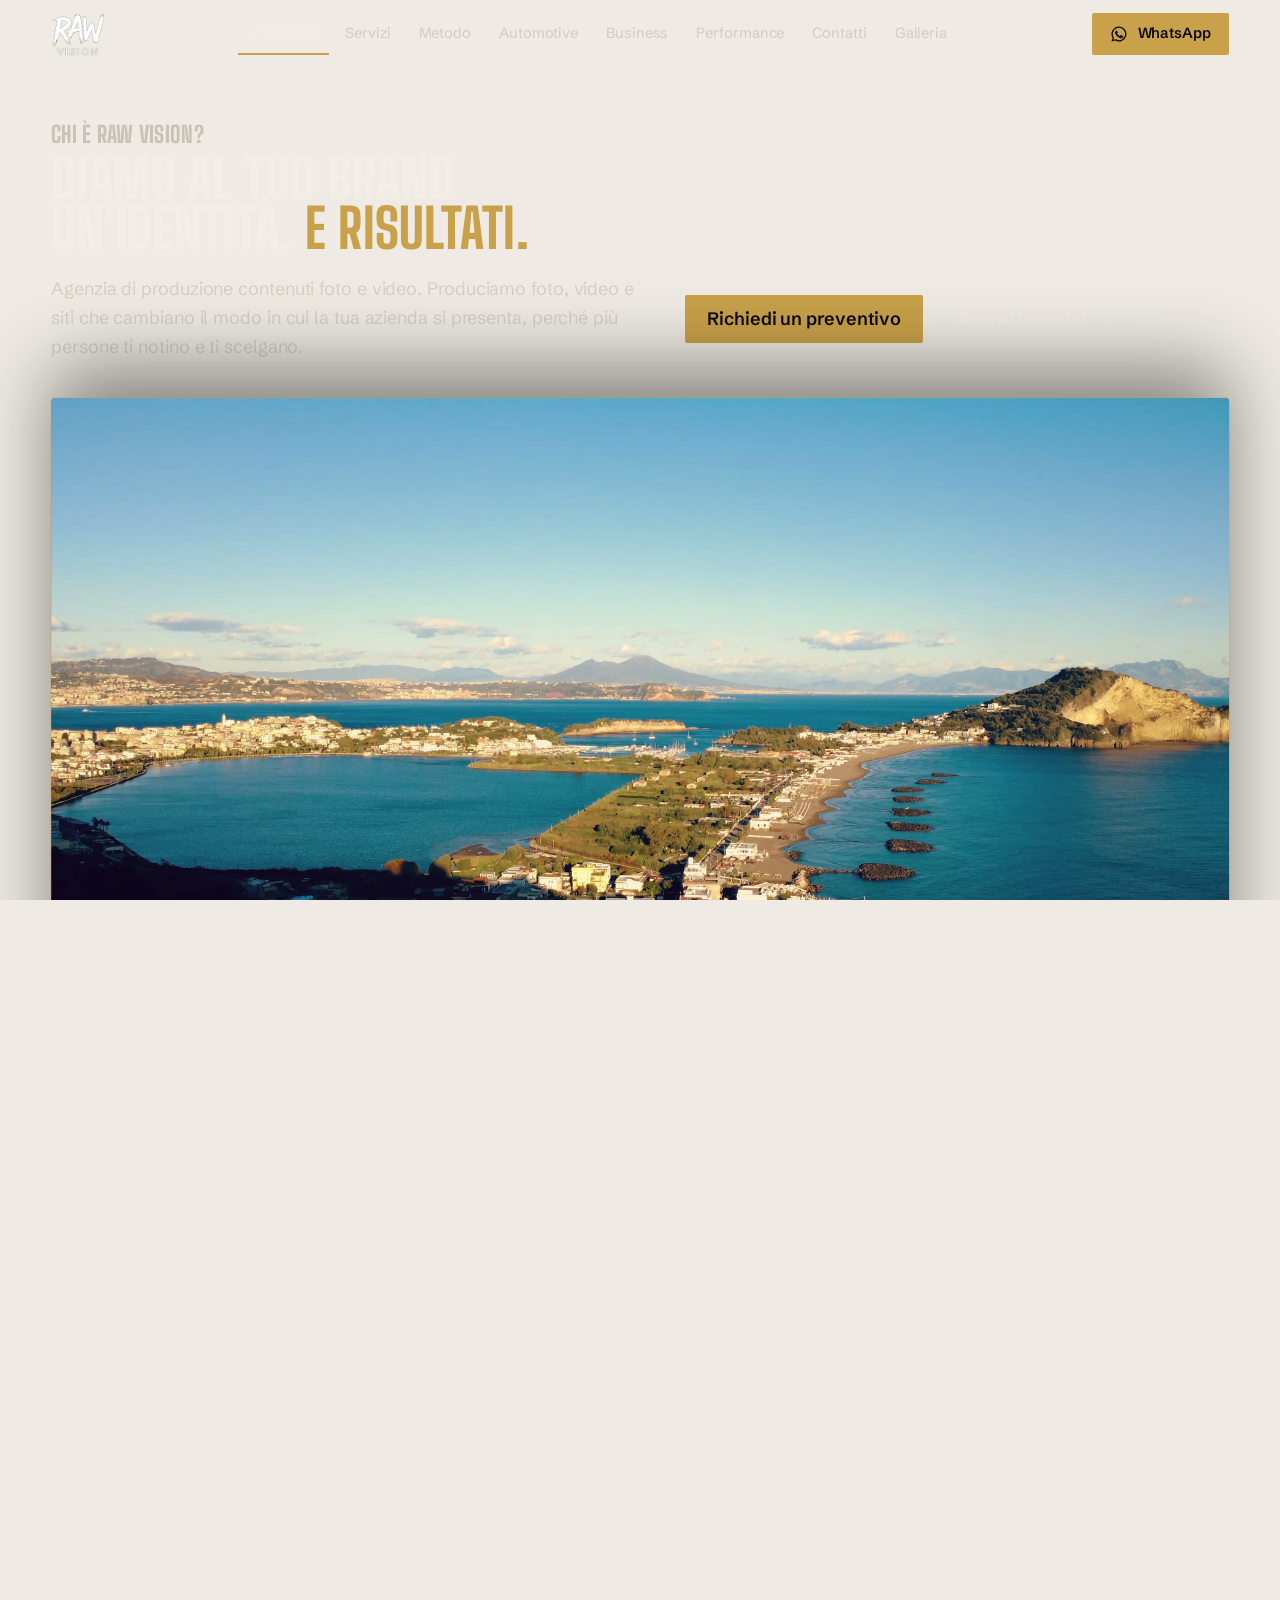
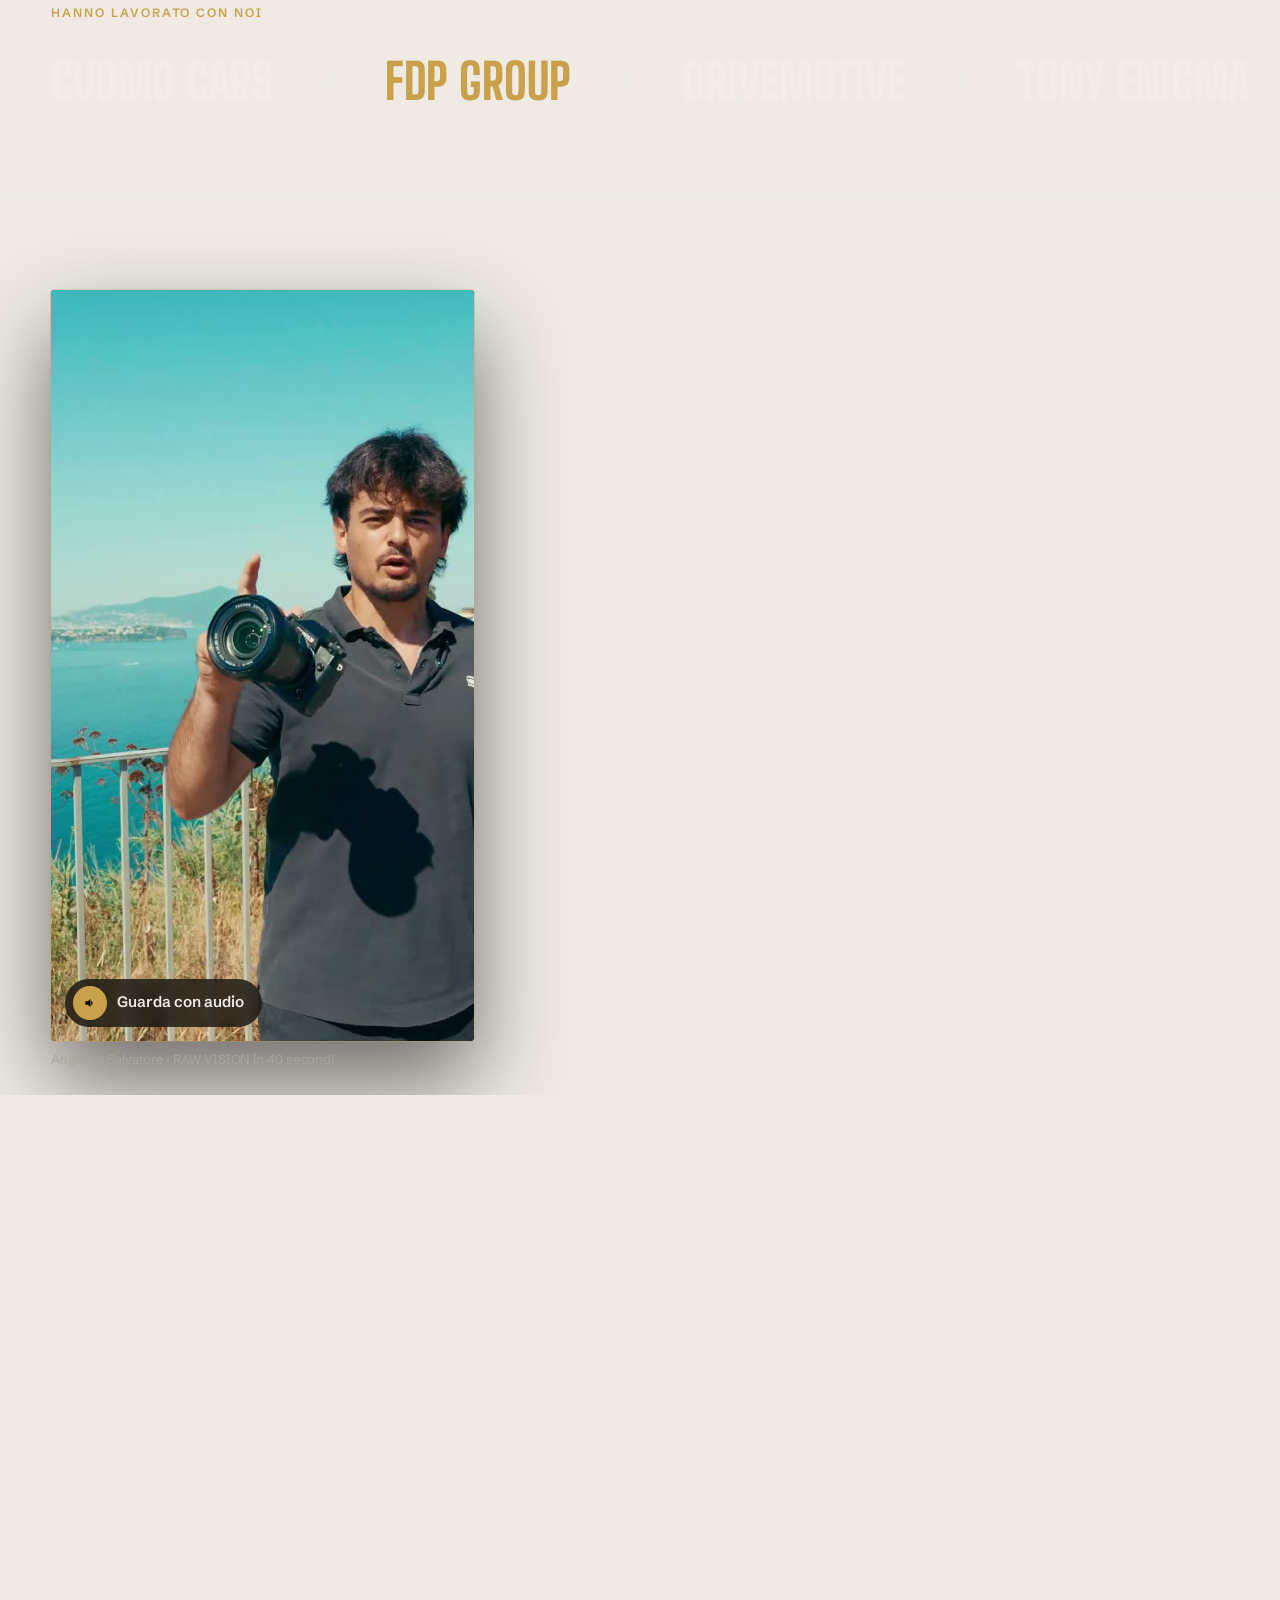
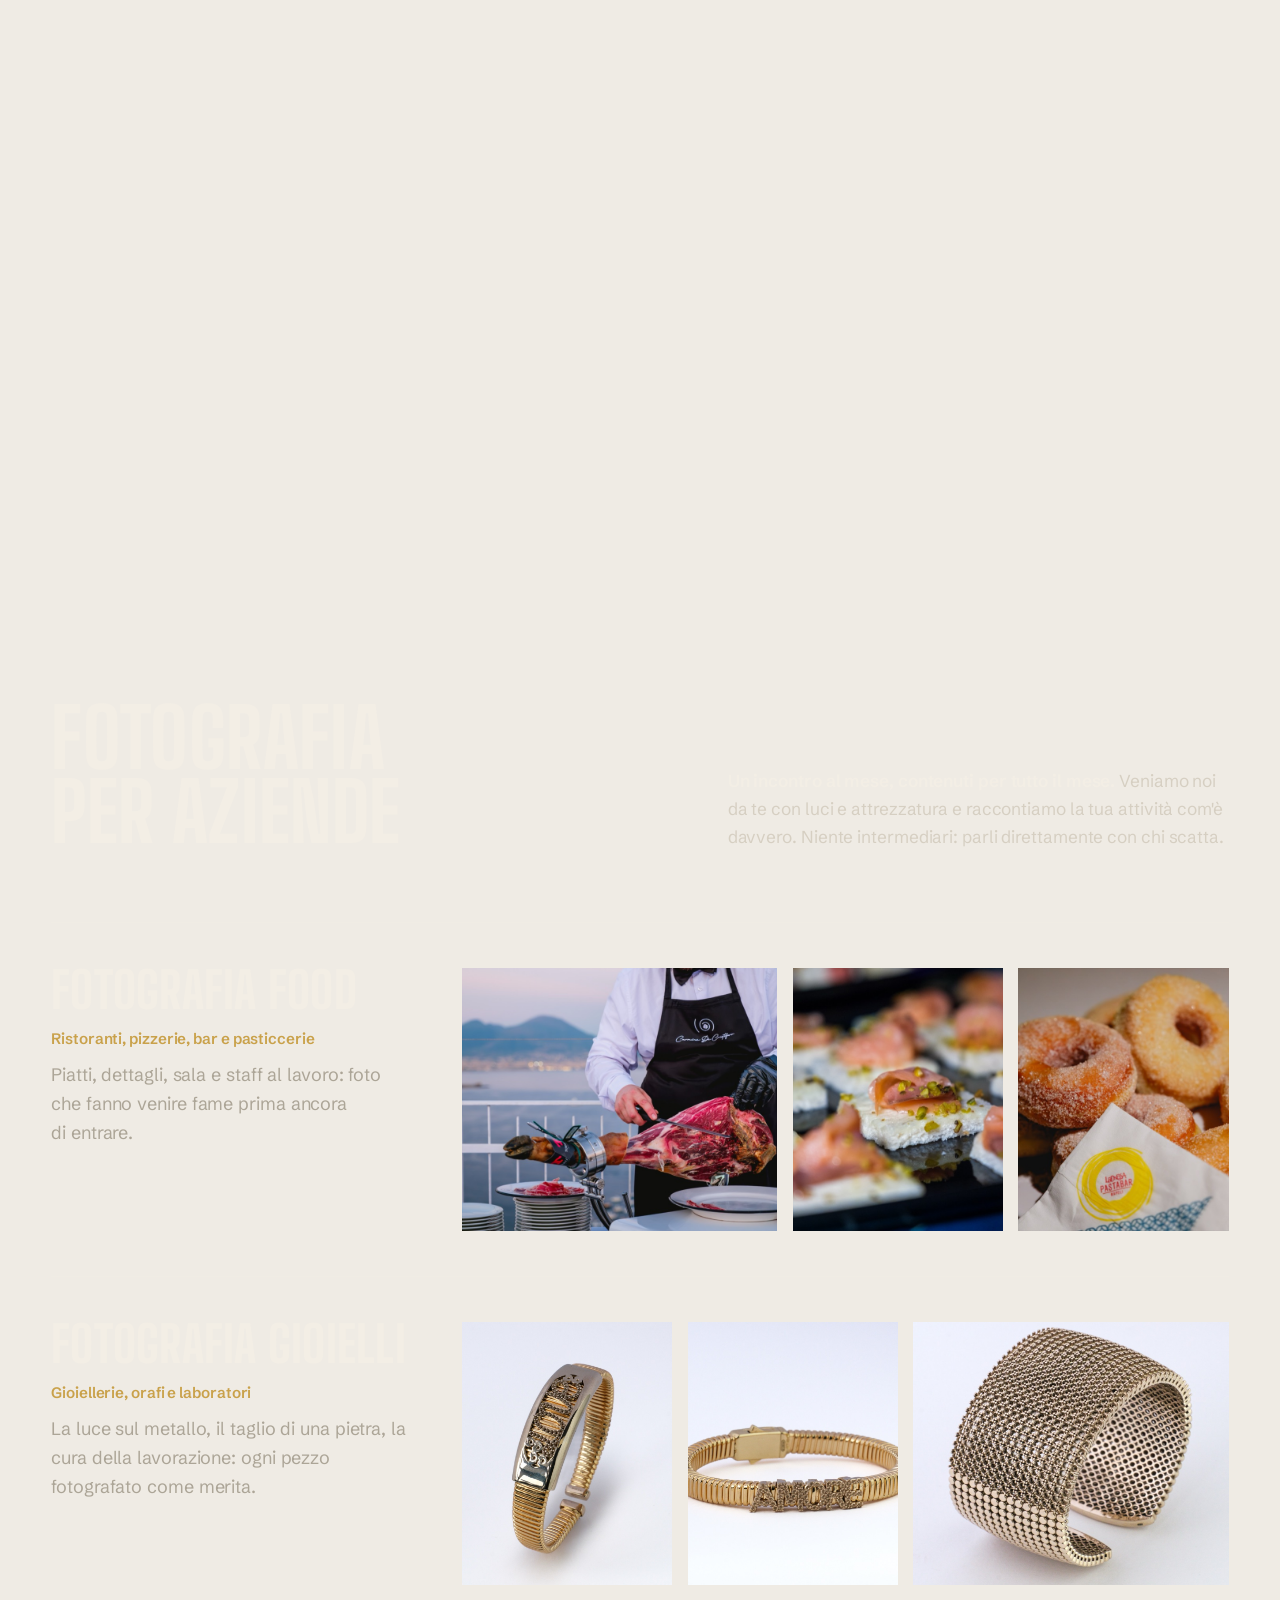
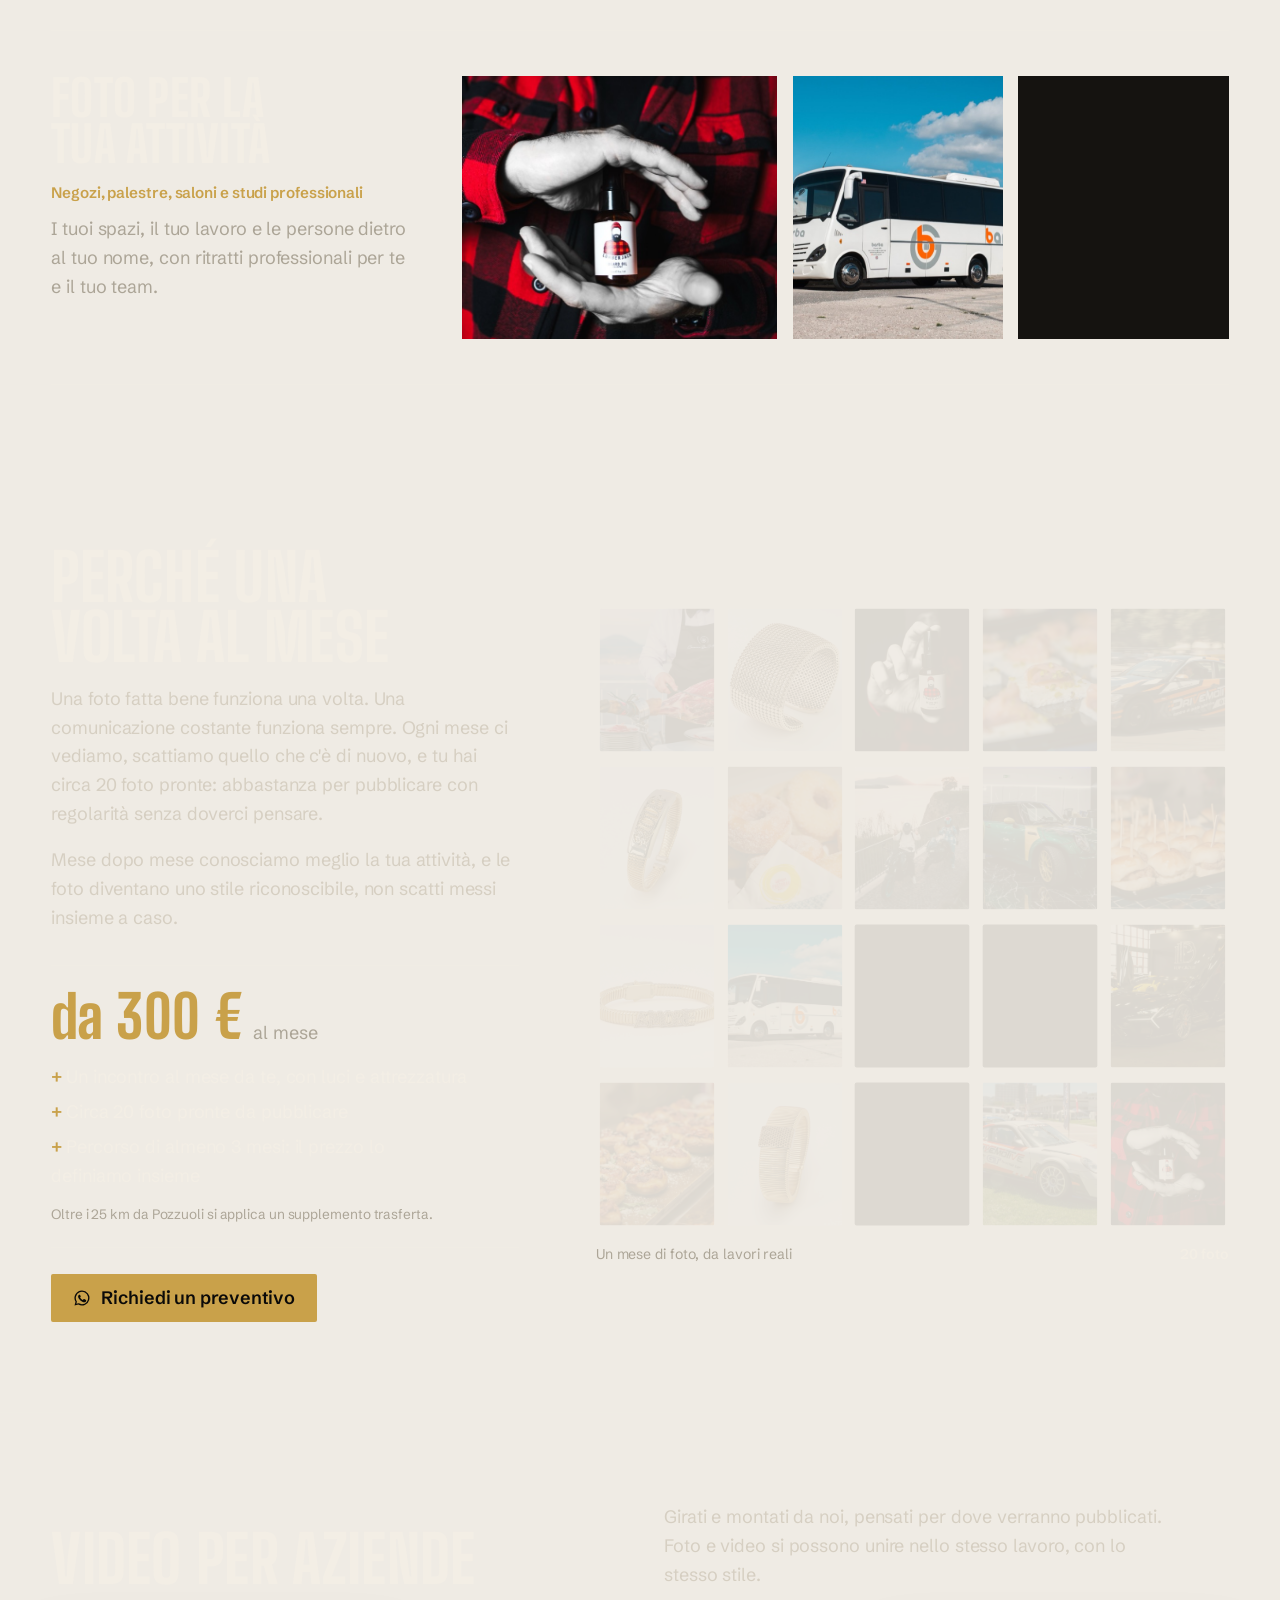
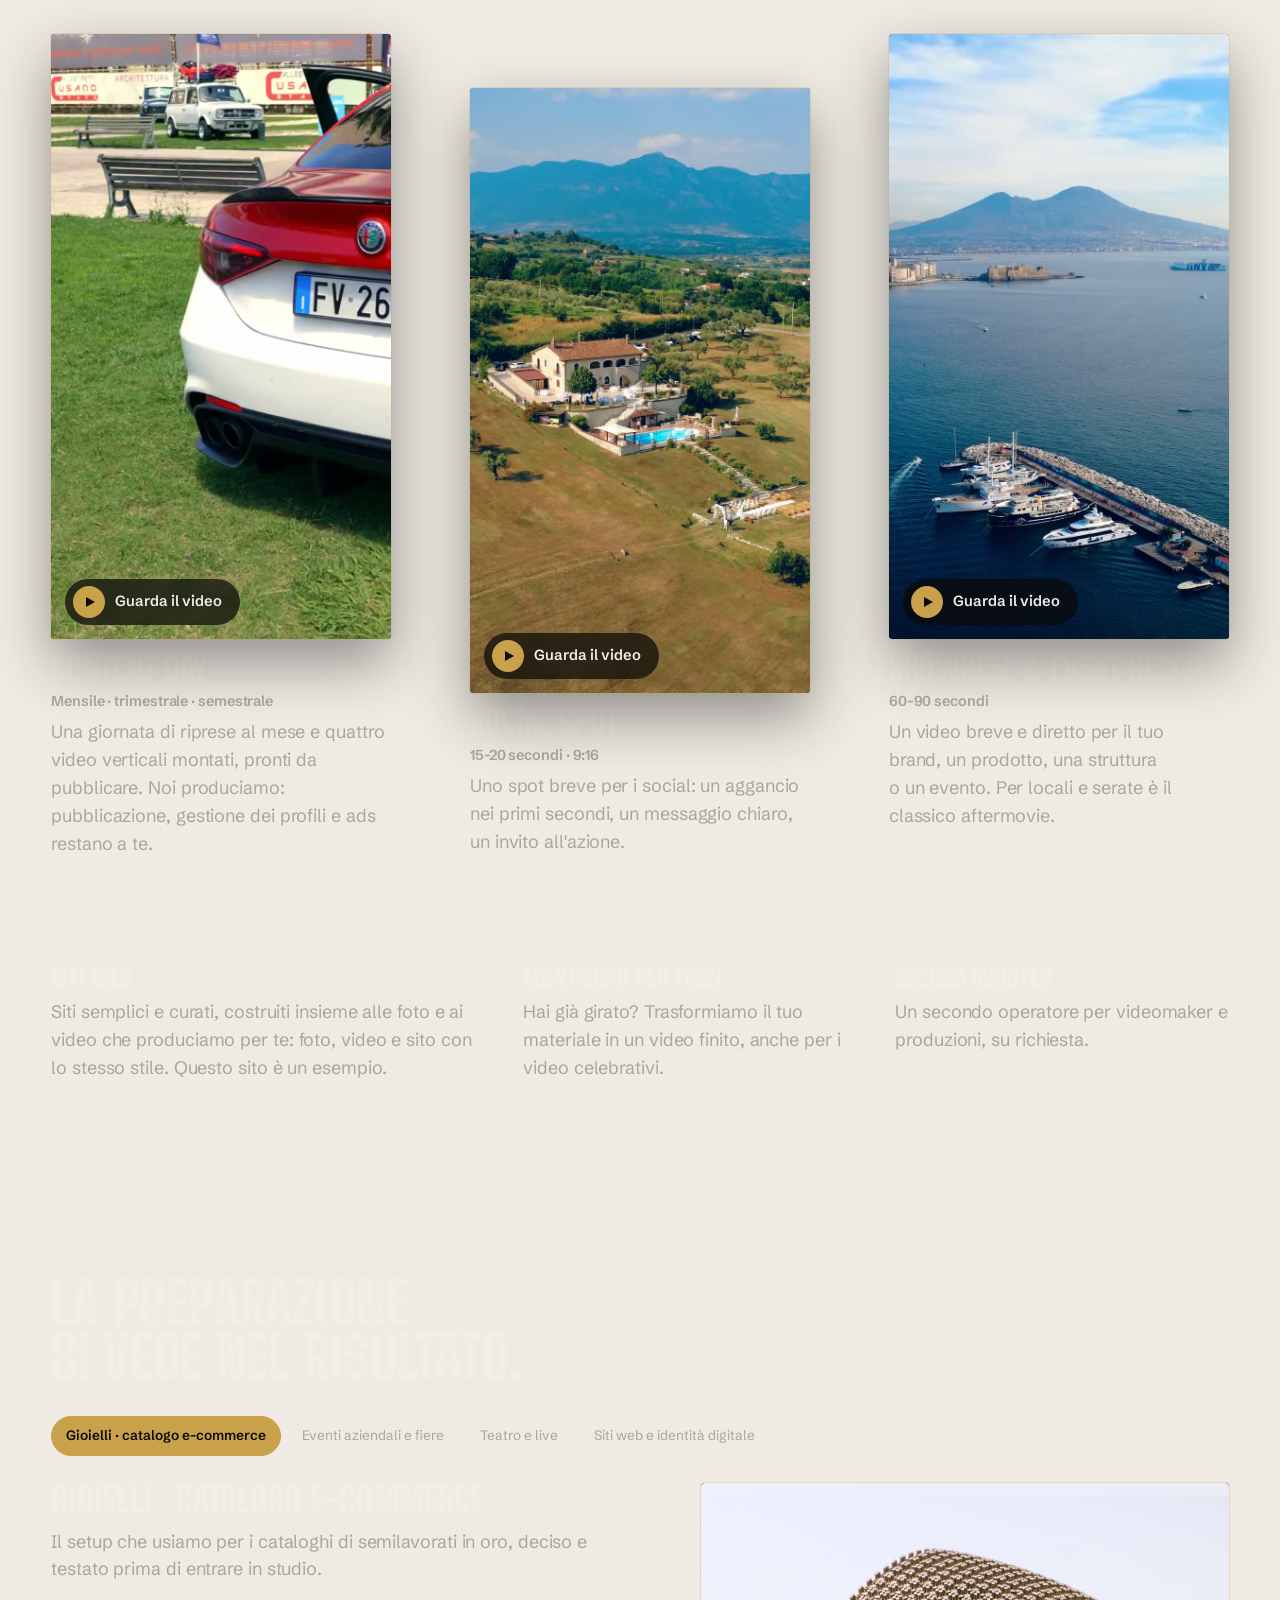
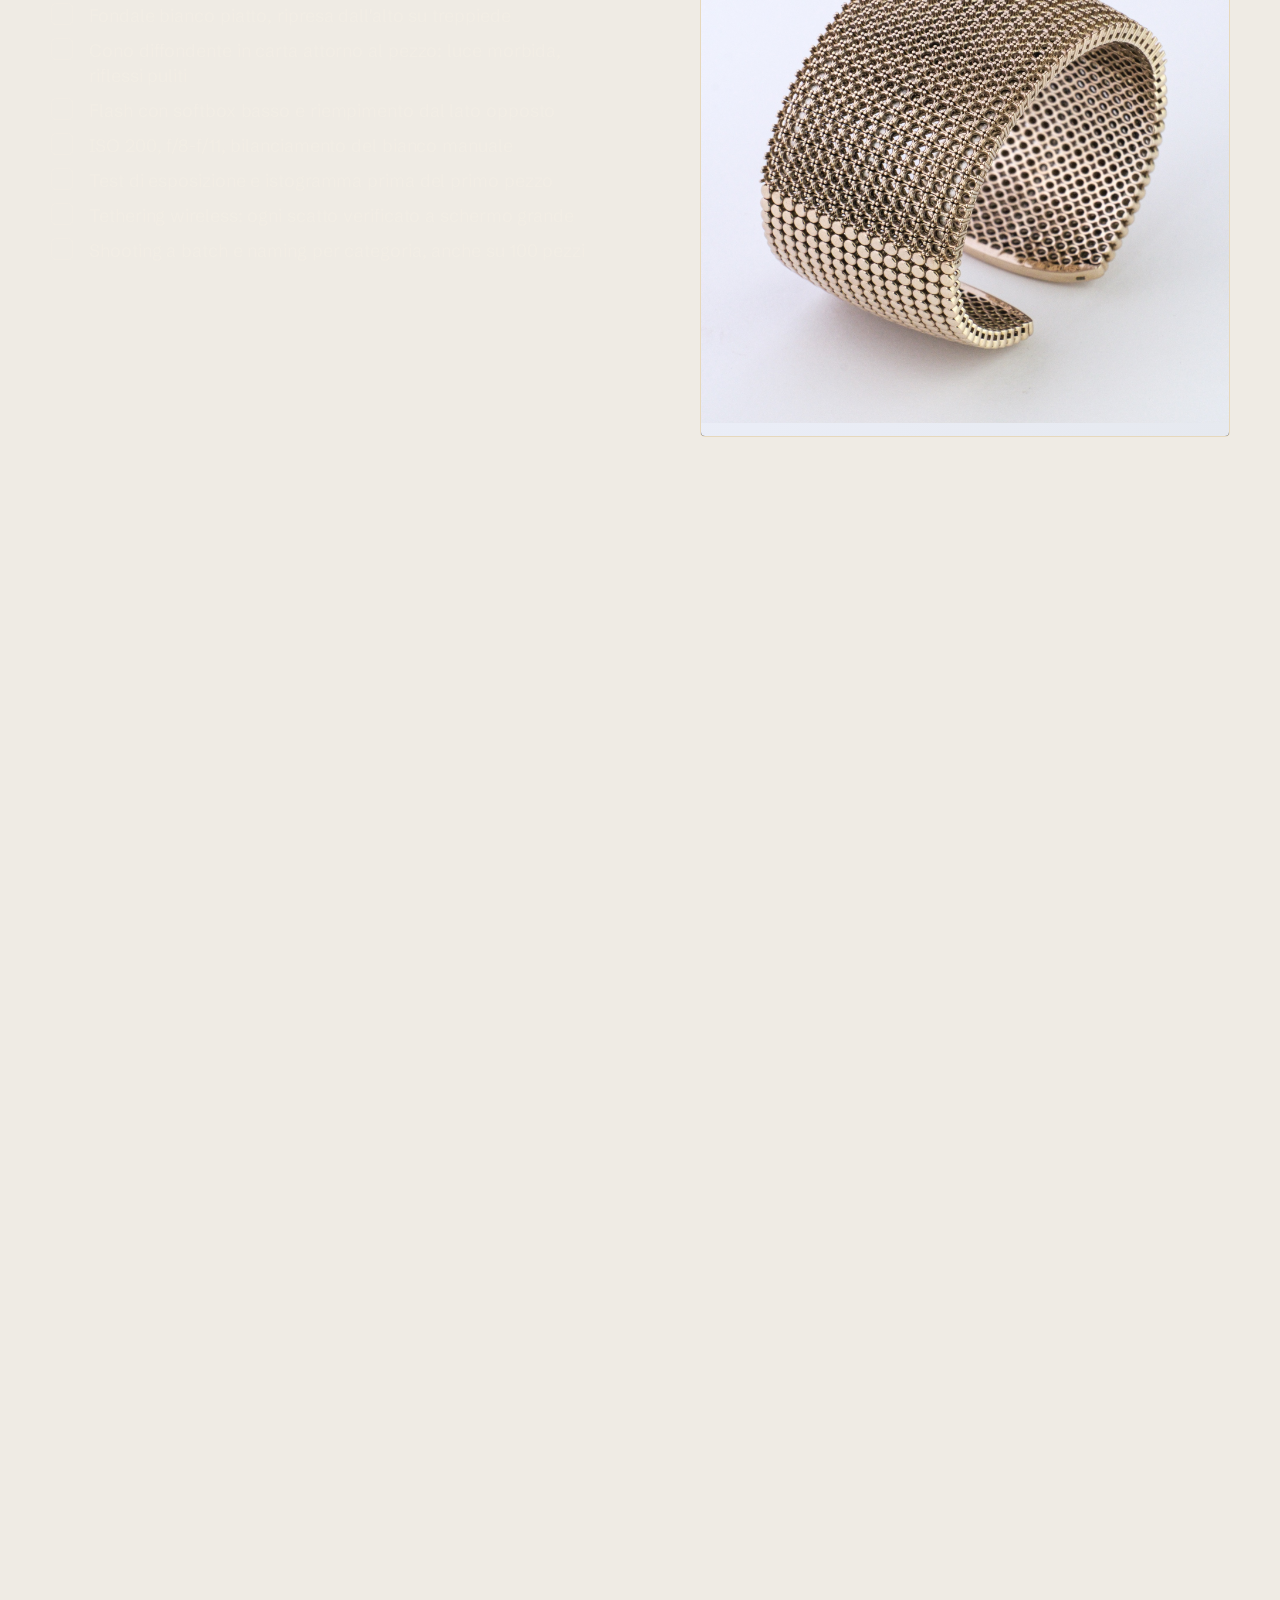
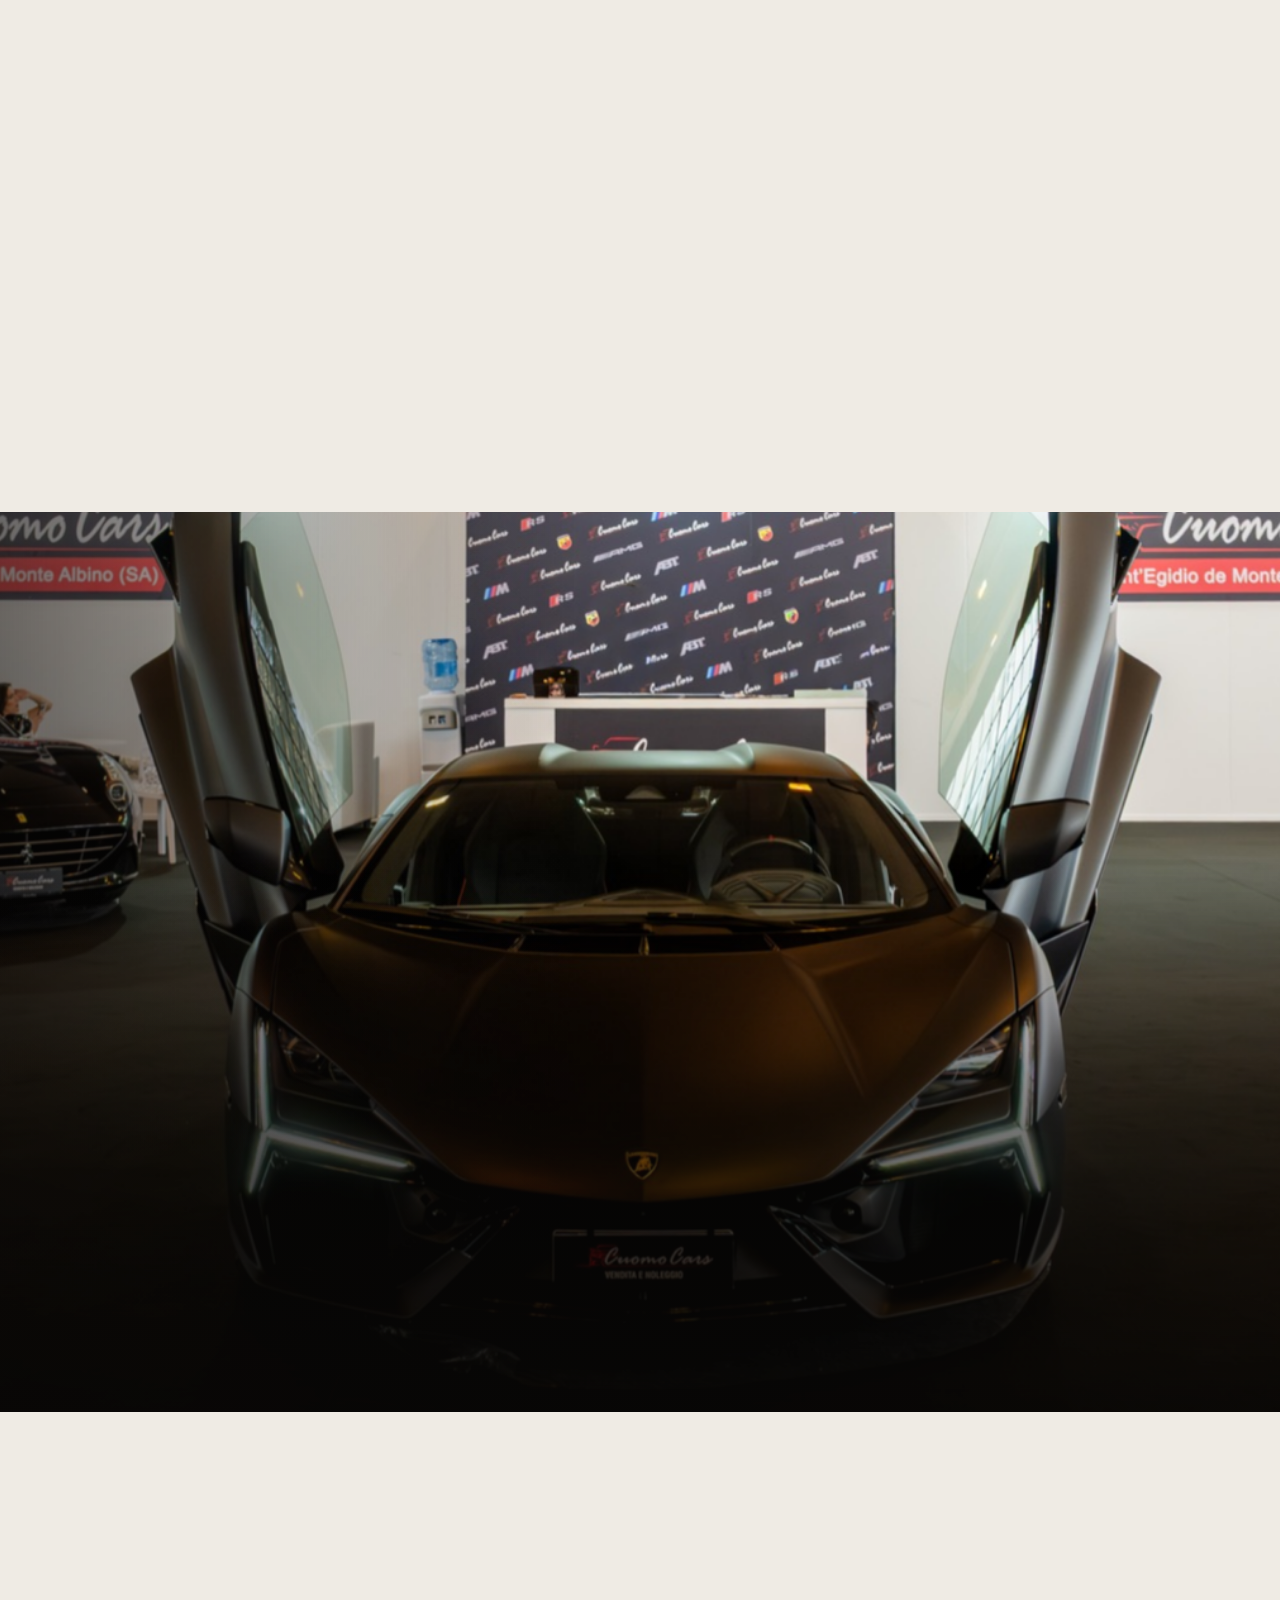
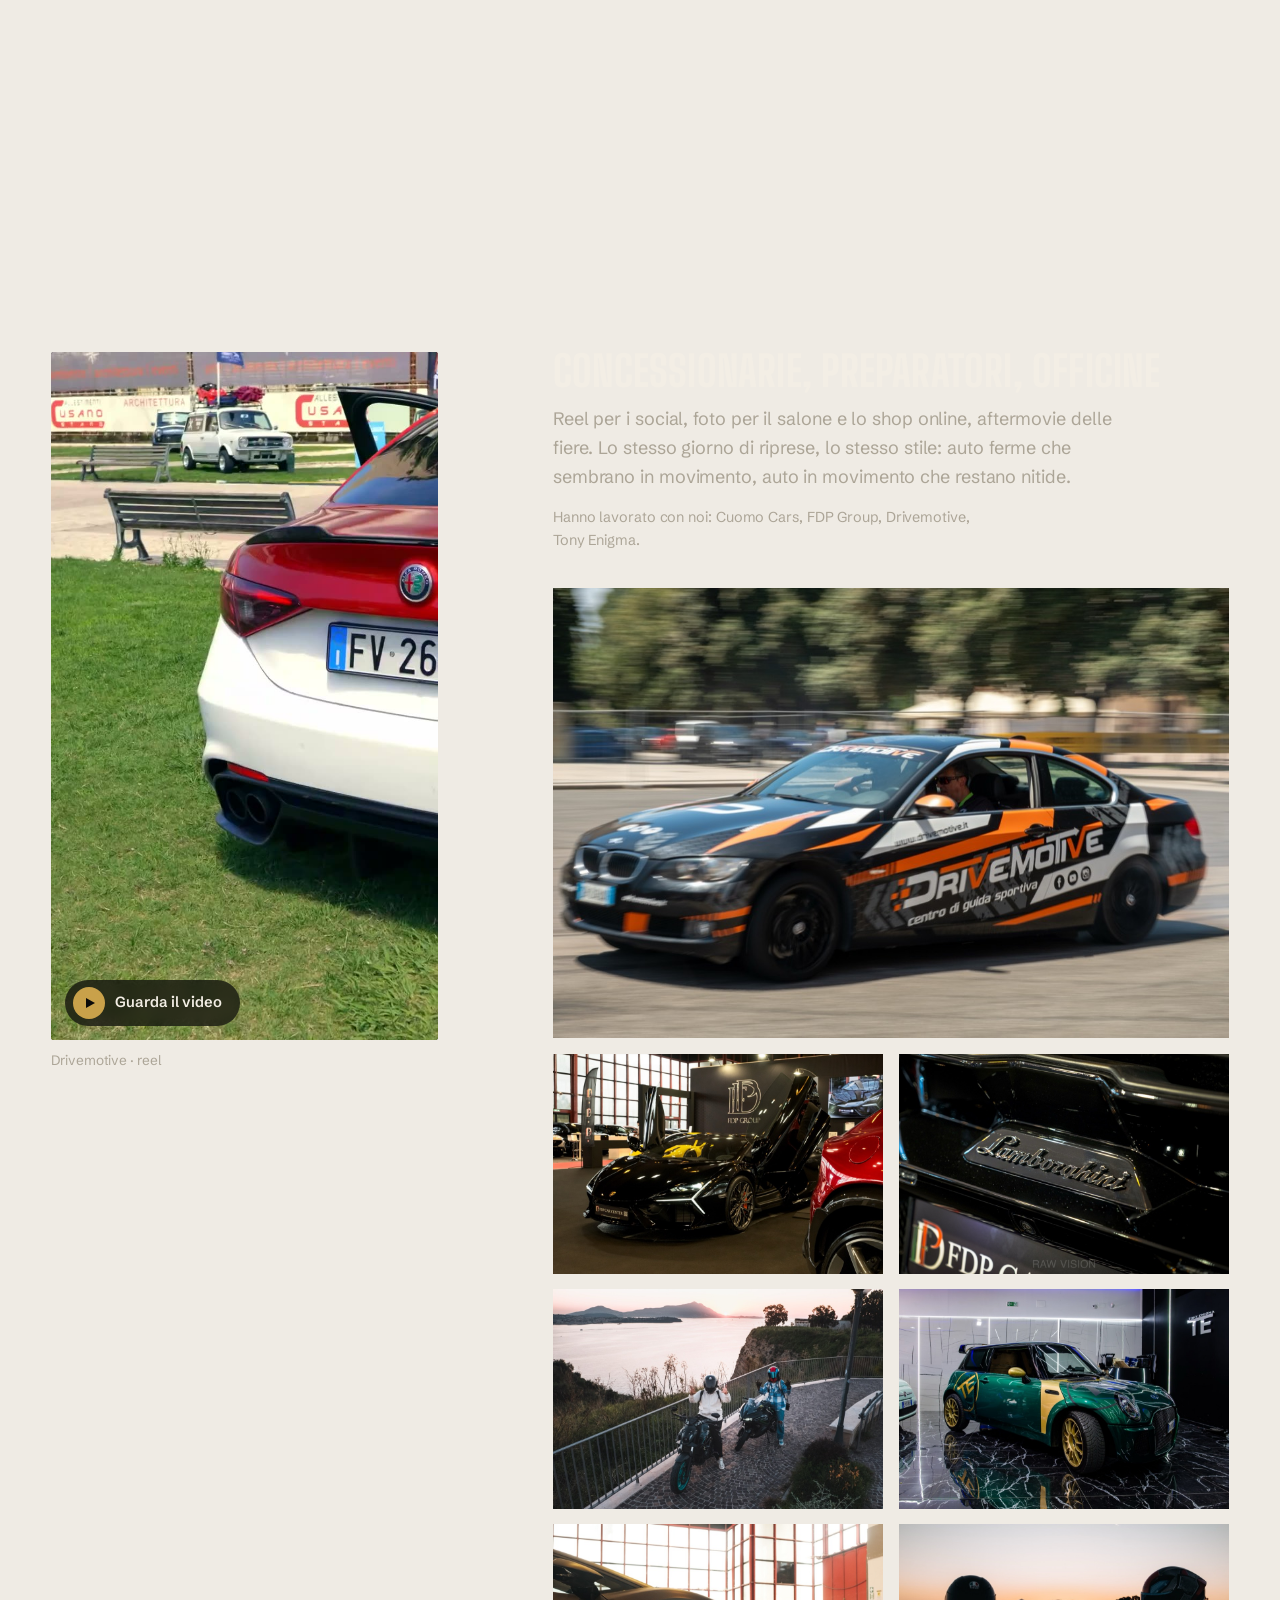
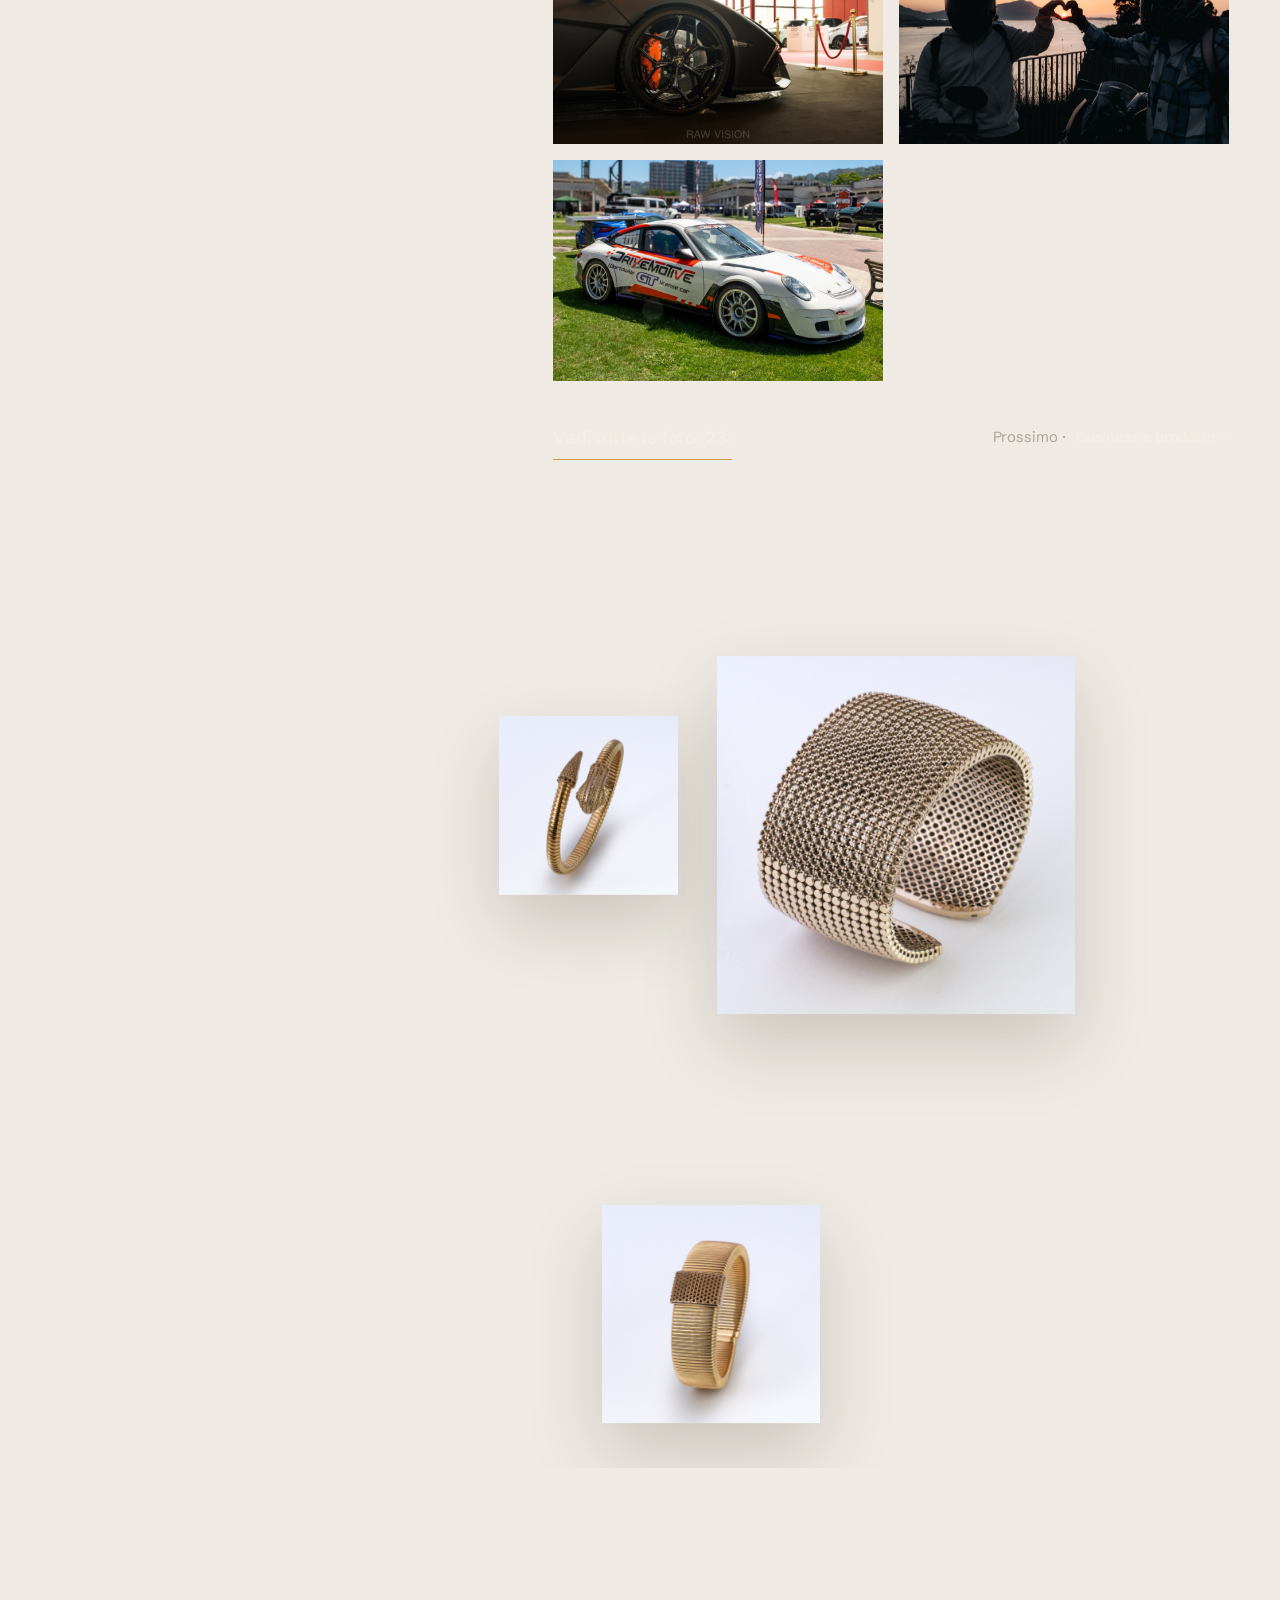
<file: index.html>
<!doctype html>
<html lang="it">
<head>
<meta charset="utf-8">
<meta name="viewport" content="width=device-width, initial-scale=1, viewport-fit=cover">
<title>RAW VISION · Diamo al tuo brand un'identità</title>
<meta name="description" content="RAW VISION è un'agenzia di produzione contenuti foto e video a Pozzuoli, Napoli: showreel, Content Day, social spot, montaggio, second shooter e siti web per aziende, brand e locali in Campania.">
<meta name="theme-color" content="#0b0a09">
<link rel="icon" href="data:image/svg+xml,<svg xmlns='http://www.w3.org/2000/svg' viewBox='0 0 32 32'><rect width='32' height='32' rx='6' fill='%230b0a09'/><circle cx='16' cy='16' r='6' fill='%23c9a14a'/></svg>">
<link rel="preconnect" href="https://fonts.googleapis.com">
<link rel="preconnect" href="https://fonts.gstatic.com" crossorigin>
<link href="https://fonts.googleapis.com/css2?family=Big+Shoulders+Display:wght@700;800;900&family=Schibsted+Grotesk:wght@400;500;600&display=swap" rel="stylesheet">
<link rel="preload" as="image" href="assets/video/pubblicita.jpg">
<link rel="stylesheet" href="scrollcraft.css">
<link rel="stylesheet" href="style.css">
<style>
  [data-sc-progress] { top: var(--bar); z-index: 49; }
  .light-ground { --light: #efebe4; }

  /* ================================================================ HERO
     "Chi è RAW VISION". Pinned: the copy steps back while the advert below it
     rises to the centre and grows to fill the screen. */
  .hero .sc-stage { background: var(--sc-canvas); }
  .hero__stage { --k: clamp(0, calc((var(--sc-p, 0) - 0.04) / 0.62), 1); --dy: 0px; --s: 1; }
  .hero__in { position: absolute; inset: 0; max-width: var(--max); margin: 0 auto; padding: calc(var(--bar) + 6vh) var(--gut) 0; display: grid; grid-template-columns: minmax(0, 1fr); gap: 1.4rem; align-content: start; opacity: calc(1 - var(--k) * 1.8); transform: translateY(calc(var(--k) * -70px)); }
  .hero h1 { font-size: clamp(2.2rem, 1rem + 3vw, 4.4rem); max-width: 20ch; }
  .hero h1 em { font-style: normal; color: var(--sc-accent); }
  .hero__q { display: block; font-size: 0.42em; line-height: 1.1; color: #c9c2b5; margin-bottom: 0.25em; }
  .hero__side { display: flex; gap: 1.2rem 2.5rem; align-items: center; flex-wrap: wrap; }
  .hero__side p { margin: 0; color: #d6cfc2; line-height: 1.6; max-width: 54ch; }
  .hero__ctas { display: flex; gap: 12px; flex-wrap: wrap; }
  .hero__film { position: absolute; z-index: 2; left: 50%; top: var(--ftop, 62svh); width: min(calc(100vw - 2 * var(--gut)), 1240px); aspect-ratio: 16 / 9; margin: 0;
    translate: -50% 0; transform: translateY(calc(var(--dy) * var(--k))) scale(calc(1 + (var(--s) - 1) * var(--k))); transform-origin: 50% 50%; will-change: transform; }
  .hero__poster { position: absolute; inset: 0; width: 100%; height: 100%; object-fit: cover; border-radius: 4px; }
  .hero__film video { position: relative; width: 100%; height: 100%; object-fit: cover; display: block; background: #000; border-radius: calc(4px * (1 - var(--k))); box-shadow: 0 0 0 1px rgba(201,161,74,.28), 0 -30px 80px rgba(0,0,0,.45); }
  .hero__film figcaption { position: absolute; left: 0; top: calc(100% + 8px); font-size: 0.82rem; color: var(--sc-ink-soft); opacity: calc(1 - var(--k) * 2); }
  .hero__sound { position: absolute; right: 14px; bottom: 14px; z-index: 3; display: inline-flex; align-items: center; gap: 8px; min-height: 40px; padding: 0 14px; border-radius: 999px; border: 1px solid rgba(243,238,229,.35); background: rgba(11,10,9,.55); color: var(--sc-ink); font: inherit; font-size: 0.85rem; cursor: pointer; backdrop-filter: blur(6px); transition: border-color 160ms; }
  .hero__sound:hover { border-color: var(--sc-accent); }
  .hero__sound svg { width: 16px; height: 16px; }
  @media (max-width: 860px) {
    .hero__in { grid-template-columns: 1fr; padding-top: calc(var(--bar) + 4vh); gap: 1rem; }
    .hero h1 { font-size: clamp(2.2rem, 10vw, 3.2rem); }
    .hero__side p { font-size: 0.95rem; margin-bottom: 1rem; }
    .hero__film { top: var(--ftop, 64svh); }
    .hero__sound { min-height: 34px; padding: 0 10px; font-size: 0.78rem; right: 8px; bottom: 8px; }
  }

  /* ================================================================ STUDIO
     Pinned. The presentation video stands at full height on the left, whole,
     and the manifesto arrives beside it one line at a time. */
  .studio .sc-stage { background: var(--sc-canvas); }
  .studio__stage { display: grid; grid-template-columns: auto minmax(0, 1fr); gap: clamp(2rem, 6vw, 7rem); align-items: center; max-width: var(--max); margin: 0 auto; padding: calc(var(--bar) + 3vh) var(--gut) 4vh; }
  .studio__vid { margin: 0; position: relative; height: calc(100svh - var(--bar) - 9vh); aspect-ratio: 9 / 16; }
  .studio__frame { position: relative; width: 100%; height: 100%; overflow: hidden; border-radius: 4px; background: #000; box-shadow: 0 0 0 1px rgba(201,161,74,.35), 0 40px 90px rgba(0,0,0,.55); }
  .studio__frame img, .studio__frame video { position: absolute; inset: 0; width: 100%; height: 100%; object-fit: cover; display: block; }
  .studio__sound { position: absolute; z-index: 2; left: 14px; bottom: 14px; display: inline-flex; align-items: center; gap: 10px; min-height: 48px; padding: 0 18px 0 8px; border-radius: 999px; border: 0; background: rgba(11,10,9,.75); color: var(--sc-ink); font: inherit; font-weight: 600; font-size: 0.95rem; cursor: pointer; backdrop-filter: blur(6px); transition: background-color 160ms; }
  .studio__sound i { width: 34px; height: 34px; border-radius: 50%; background: var(--sc-accent); display: grid; place-items: center; }
  .studio__sound i svg { width: 14px; height: 14px; color: var(--sc-accent-ink); }
  .studio__sound:hover { background: rgba(11,10,9,.92); }
  .studio__vid figcaption { position: absolute; left: 0; top: calc(100% + 8px); font-size: 0.82rem; color: var(--sc-ink-soft); white-space: nowrap; }
  .studio__words { display: grid; gap: clamp(1rem, 3vh, 2rem); }
  .studio__words .line { font-family: var(--sc-font-display); font-weight: 800; text-transform: uppercase; font-size: clamp(2.2rem, 1rem + 3.2vw, 4.4rem); line-height: 0.9; margin: 0; }
  .studio__words .line--gold { color: var(--sc-accent); }
  .studio__more { display: grid; gap: clamp(1rem, 3vh, 1.6rem); padding-top: clamp(0.5rem, 2vh, 1.5rem); border-top: 1px solid rgba(243,238,229,.14); }
  .people { display: grid; grid-template-columns: 1fr 1fr; gap: 1rem 2rem; margin: 0; }
  .people dt { font-size: 0.72rem; font-weight: 600; letter-spacing: 0.14em; color: var(--sc-accent); }
  .people dd { margin: 6px 0 0; line-height: 1.45; color: var(--sc-ink-soft); }
  .people dd strong { font-weight: 600; display: block; font-size: 1.1rem; color: var(--sc-ink); }
  .facts { list-style: none; margin: 0; padding: 0; display: grid; grid-template-columns: repeat(3, minmax(0, 1fr)); gap: 1rem; }
  .facts li { display: grid; gap: 4px; }
  .facts b { font-family: var(--sc-font-display); font-weight: 800; text-transform: uppercase; font-size: 1.5rem; line-height: 1; }
  .facts span { color: var(--sc-ink-soft); font-size: 0.88rem; line-height: 1.4; }
  @media (max-width: 860px) {
    .studio__stage { grid-template-columns: 1fr; grid-template-rows: auto auto; gap: 14px; align-content: start; padding-top: calc(var(--bar) + 12px); }
    .studio__vid { height: 52svh; justify-self: center; }
    .studio__vid figcaption { display: none; }
    .studio__words { gap: 8px; }
    .studio__words .line { font-size: clamp(1.7rem, 8vw, 2.4rem); }
    .studio__more { gap: 10px; padding-top: 8px; }
    .people { grid-template-columns: 1fr 1fr; gap: 6px 14px; }
    .people dd { font-size: 0.82rem; }
    .people dd strong { font-size: 0.95rem; }
    .facts { display: none; }
  }

  /* ================================================================ CLIENTS
     Real names, set as type. The row slides sideways with the scroll. */
  .clients { padding: clamp(3rem, 8vh, 5rem) 0; border-top: 1px solid rgba(243,238,229,.08); border-bottom: 1px solid rgba(243,238,229,.08); overflow: hidden; }
  .clients p { max-width: var(--max); margin: 0 auto 1.2rem; padding: 0 var(--gut); }
  .clients ul { list-style: none; margin: 0; padding: 0 var(--gut); display: flex; gap: clamp(2rem, 4vw, 4rem); width: max-content; transform: translateX(calc(var(--sc-p, 0.5) * -38%)); will-change: transform; }
  .clients li { font-family: var(--sc-font-display); font-weight: 800; text-transform: uppercase; font-size: clamp(1.8rem, 1rem + 2.6vw, 3.6rem); white-space: nowrap; color: rgba(243,238,229,.86); }
  .clients li:nth-child(3n+2) { color: var(--sc-accent); }
  .clients li::after { content: "·"; margin-left: clamp(2rem, 4vw, 4rem); color: rgba(243,238,229,.25); }
  .clients li:last-child::after { content: none; }
  @media (prefers-reduced-motion: reduce) { .clients ul { transform: none; flex-wrap: wrap; width: auto; } }

  /* ================================================================ SERVIZI
     Flow. What the client buys, in plain words: the monthly photo offer with
     its three verticals, a month of real photos filling in as you scroll and
     the price, then video, then the extras. */
  .offer { padding: clamp(6rem, 14vh, 9rem) var(--gut) clamp(3rem, 8vh, 5rem); }
  .offer__in { max-width: var(--max); margin: 0 auto; }
  .offer__head { display: grid; grid-template-columns: minmax(0, 1.1fr) minmax(0, 0.9fr); gap: 1.5rem clamp(2rem, 5vw, 5rem); align-items: end; margin-bottom: clamp(3rem, 8vh, 5rem); }
  .offer__head h2 { font-size: clamp(2.8rem, 1.4rem + 4.6vw, 6rem); }
  .offer__head p { margin: 0; color: #d6cfc2; line-height: 1.6; max-width: 50ch; font-size: 1.08rem; }
  .offer__head p strong { color: var(--sc-ink); font-weight: 600; }
  .verticals { list-style: none; margin: 0; padding: 0; border-top: 1px solid rgba(243,238,229,.16); }
  .vert { display: grid; grid-template-columns: minmax(0, 0.75fr) minmax(0, 1.6fr); gap: clamp(1.5rem, 4vw, 4rem); padding: clamp(2rem, 5vh, 3rem) 0; border-bottom: 1px solid rgba(243,238,229,.16); align-items: start; }
  .vert h3 { font-size: clamp(2rem, 1.2rem + 2.4vw, 3.6rem); }
  .vert__for { margin: 0.8rem 0 0.6rem; color: var(--sc-accent); font-weight: 600; font-size: 0.95rem; }
  .vert p.vert__text { margin: 0; color: var(--sc-ink-soft); line-height: 1.6; max-width: 40ch; }
  .vert__pics { display: grid; grid-template-columns: minmax(0, 1.5fr) minmax(0, 1fr) minmax(0, 1fr); gap: var(--gap); }
  .vert__pics .tile { aspect-ratio: 4 / 5; }
  .vert__pics .tile:first-child { aspect-ratio: 6 / 5; }
  .vert--light .tile__link { background: #eceff6; }
  .vert--light .tile__link img { object-fit: cover; }
  .vert:nth-child(2) .vert__pics { grid-template-columns: minmax(0, 1fr) minmax(0, 1fr) minmax(0, 1.5fr); }
  .vert:nth-child(2) .vert__pics .tile:first-child { order: 3; }

  .month { padding: clamp(4rem, 10vh, 7rem) var(--gut); }
  .month__in { max-width: var(--max); margin: 0 auto; display: grid; grid-template-columns: minmax(0, 0.85fr) minmax(0, 1.15fr); gap: clamp(2rem, 6vw, 6rem); align-items: center; }
  .month h2 { font-size: clamp(2.4rem, 1.2rem + 3.6vw, 4.8rem); }
  .month__text p { margin: 1.1rem 0 0; color: #d6cfc2; line-height: 1.6; max-width: 46ch; }
  .price { margin: 2rem 0 1.6rem; padding: 1.4rem 0; border-top: 1px solid rgba(243,238,229,.16); border-bottom: 1px solid rgba(243,238,229,.16); display: grid; gap: 0.9rem; }
  .price__main { display: flex; align-items: baseline; gap: 0.6rem; flex-wrap: wrap; }
  .price__main b { font-family: var(--sc-font-display); font-weight: 800; font-size: clamp(2.6rem, 1.6rem + 2.6vw, 4rem); line-height: 1; color: var(--sc-accent); font-variant-numeric: tabular-nums; }
  .price__main span { color: var(--sc-ink-soft); }
  .price ul { list-style: none; margin: 0; padding: 0; display: grid; gap: 6px; color: var(--sc-ink); }
  .price li::before { content: "+ "; color: var(--sc-accent); font-weight: 600; }
  .price small { color: var(--sc-ink-soft); font-size: 0.85rem; line-height: 1.5; }
  .month__grid { display: grid; grid-template-columns: repeat(5, minmax(0, 1fr)); gap: 6px; }
  .month__grid figure { margin: 0; aspect-ratio: 4 / 5; overflow: hidden; border-radius: 2px; background: var(--sc-surface); }
  .month__grid img { width: 100%; height: 100%; object-fit: cover; display: block; }
  .month__count { margin: 12px 0 0; color: var(--sc-ink-soft); font-size: 0.88rem; display: flex; justify-content: space-between; gap: 1rem; }
  .month__count b { color: var(--sc-ink); font-weight: 600; font-variant-numeric: tabular-nums; }
  @media (prefers-reduced-motion: no-preference) {
    .month__grid figure { opacity: clamp(0.08, calc((var(--sc-p, 1) - 0.1) * 50 - var(--i)), 1); transform: scale(calc(0.94 + 0.06 * clamp(0, calc((var(--sc-p, 1) - 0.1) * 50 - var(--i)), 1))); }
  }

  .vids { padding: clamp(4rem, 10vh, 7rem) var(--gut); border-top: 1px solid rgba(243,238,229,.08); }
  .vids__in { max-width: var(--max); margin: 0 auto; }
  .vids__head { display: grid; grid-template-columns: minmax(0, 1fr) minmax(0, 1fr); gap: 1.5rem 3rem; align-items: end; margin-bottom: clamp(2rem, 5vh, 3rem); }
  .vids__head h2 { font-size: clamp(2.4rem, 1.2rem + 3.6vw, 4.8rem); }
  .vids__head p { margin: 0; color: #d6cfc2; line-height: 1.6; max-width: 48ch; }
  .vids__row { display: grid; grid-template-columns: repeat(3, minmax(0, 340px)); justify-content: space-between; gap: clamp(14px, 2vw, 28px); }
  .vid3 { margin: 0; display: grid; gap: 14px; align-content: start; }
  .vid3:nth-child(2) { margin-top: clamp(2rem, 6vh, 4rem); }
  .vid3__frame { position: relative; aspect-ratio: 9 / 16; overflow: hidden; border-radius: 4px; background: #000; box-shadow: 0 0 0 1px rgba(201,161,74,.22), 0 24px 60px rgba(0,0,0,.4); }
  .vid3__frame img, .vid3__frame video { position: absolute; inset: 0; width: 100%; height: 100%; object-fit: cover; }
  .vid3 h3 { font-size: clamp(1.6rem, 1rem + 1.4vw, 2.4rem); }
  .vid3__meta { margin: 4px 0 0; color: var(--sc-accent); font-weight: 600; font-size: 0.9rem; }
  .vid3 p { margin: 6px 0 0; color: var(--sc-ink-soft); line-height: 1.55; }
  .extras { margin-top: clamp(3rem, 8vh, 5rem); display: grid; grid-template-columns: minmax(0, 1.3fr) minmax(0, 1fr) minmax(0, 1fr); gap: clamp(1.5rem, 3vw, 3rem); border-top: 1px solid rgba(243,238,229,.16); padding-top: clamp(1.5rem, 4vh, 2.5rem); }
  .extras h3 { font-size: 1.6rem; }
  .extras p { margin: 8px 0 0; color: var(--sc-ink-soft); line-height: 1.55; }
  .extras a { text-underline-offset: 3px; color: var(--sc-ink); }
  @media (max-width: 960px) {
    .offer__head, .vert, .month__in, .vids__head, .extras { grid-template-columns: 1fr; }
    .vert__pics, .vert:nth-child(2) .vert__pics { grid-template-columns: minmax(0, 1.3fr) minmax(0, 1fr); }
    .vert__pics .tile:first-child { aspect-ratio: 1.04; }
    .vert__pics .tile:nth-child(3) { display: none; }
    .vert:nth-child(2) .vert__pics .tile:first-child { order: 0; }
    .vids__row { grid-template-columns: 1fr 1fr; justify-content: stretch; }
    .vid3:nth-child(2) { margin-top: 0; }
    .vid3 .reel__play { white-space: nowrap; font-size: 0.8rem; min-height: 40px; padding: 0 12px 0 6px; left: 8px; bottom: 8px; gap: 6px; }
    .vid3 .reel__play i { width: 26px; height: 26px; }
    .vid3:nth-child(3) { grid-column: 1 / -1; width: calc(50% - 7px); justify-self: center; }
    .month__grid { grid-template-columns: repeat(5, minmax(0, 1fr)); gap: 4px; }
  }

  /* ================================================================ METODO (workflow)
     Pinned. Four workflows; each checklist ticks itself as you scroll. */
  .wf .sc-stage { background: var(--sc-canvas); }
  .wf__stage { height: 100%; max-width: var(--max); margin: 0 auto; padding: calc(var(--bar) + 4vh) var(--gut) 4vh; display: grid; grid-template-columns: minmax(0, 1fr) minmax(0, 0.9fr); grid-template-rows: auto 1fr; gap: clamp(1rem, 3vh, 2rem) clamp(2rem, 5vw, 5rem); }
  .wf__head { grid-column: 1 / -1; display: flex; justify-content: space-between; align-items: end; gap: 2rem; flex-wrap: wrap; }
  .wf__head h2 { font-size: clamp(2.2rem, 1.1rem + 3.2vw, 4.6rem); }
  .wf__tabs { list-style: none; margin: 0; padding: 0; display: flex; gap: 6px; flex-wrap: wrap; }
  .wf__tab { font: inherit; font-size: 0.85rem; cursor: pointer; min-height: 40px; padding: 0 14px; border-radius: 999px; border: 1px solid rgba(243,238,229,.2); background: none; color: var(--sc-ink-soft); display: inline-flex; gap: 8px; align-items: center; transition: color 200ms, background-color 200ms, border-color 200ms; }
  .wf__tab b { font-weight: 600; font-size: 0.72rem; }
  .wf__tab:hover { color: var(--sc-ink); }
  .wf__tab[aria-current="true"] { background: var(--sc-accent); border-color: var(--sc-accent); color: var(--sc-accent-ink); font-weight: 600; }
  .wf__panels { position: relative; min-height: 0; }
  .wf__panel { position: absolute; inset: 0; opacity: 0; transform: translateY(14px); transition: opacity 400ms, transform 400ms cubic-bezier(.2,.7,.2,1); pointer-events: none; }
  .wf__panel.is-on { opacity: 1; transform: none; pointer-events: auto; }
  .wf__panel h3 { font-size: clamp(1.6rem, 1rem + 1.6vw, 2.6rem); }
  .wf__lede { margin: 0.7rem 0 1.2rem; color: var(--sc-ink-soft); line-height: 1.55; max-width: 52ch; }
  .wf__list { list-style: none; margin: 0; padding: 0; display: grid; gap: clamp(6px, 1.1vh, 11px); }
  .wf__list li { display: grid; grid-template-columns: 26px minmax(0, 1fr); gap: 12px; align-items: start; line-height: 1.4; color: rgba(243,238,229,.66); transition: color 300ms; }
  .wf__list i { width: 22px; height: 22px; border-radius: 5px; border: 1.5px solid rgba(243,238,229,.3); display: grid; place-items: center; transition: background-color 250ms, border-color 250ms; }
  .wf__list i svg { width: 14px; height: 14px; color: var(--sc-accent-ink); opacity: 0; transform: scale(.4); transition: opacity 220ms, transform 260ms cubic-bezier(.3,1.6,.5,1); }
  .wf__list li.is-done { color: var(--sc-ink); }
  .wf__list li.is-done i { background: var(--sc-accent); border-color: var(--sc-accent); }
  .wf__list li.is-done i svg { opacity: 1; transform: none; }
  .wf__media { position: relative; border-radius: 4px; overflow: hidden; background: #000; min-height: 0; box-shadow: 0 0 0 1px rgba(201,161,74,.25); }
  .wf__m { position: absolute; inset: 0; opacity: 0; transition: opacity 500ms; }
  .wf__m.is-on { opacity: 1; }
  .wf__m img { position: absolute; inset: 0; width: 100%; height: 100%; object-fit: cover; }
  .wf__m--light { background: linear-gradient(135deg, #eef1fd 0%, #eaedf6 55%, #e6e9ef 100%); } .wf__m--light img { object-fit: contain; }
  .wf__m--web { background: #1b1915; display: flex; flex-direction: column; justify-content: center; padding: 0 7%; }
  .wf__m--web img { position: static; height: auto; border-radius: 0 0 6px 6px; box-shadow: 0 30px 60px rgba(0,0,0,.5); }
  @media (max-width: 860px) {
    .wf__stage { grid-template-columns: 1fr; grid-template-rows: auto 22svh 1fr; gap: 10px; padding-top: calc(var(--bar) + 10px); }
    .wf__head h2 { font-size: 1.7rem; }
    .wf__tabs { display: none; }
    .wf__media { grid-row: 2; }
    .wf__panels { grid-row: 3; }
    .wf__panel h3 { font-size: 1.3rem; }
    .wf__lede { font-size: 0.86rem; margin: 4px 0 8px; }
    .wf__list { gap: 5px; }
    .wf__list li { font-size: 0.84rem; grid-template-columns: 20px minmax(0, 1fr); gap: 8px; }
    .wf__list i { width: 18px; height: 18px; }
  }
  @media (prefers-reduced-motion: reduce) { .wf__panel, .wf__list i svg { transition: none; } }

  /* ================================================================ INTROS
     One pinned title card per sector, each with its own behaviour. */
  .intro .sc-stage { background: #000; overflow: hidden; }
  .intro__media { position: absolute; inset: 0; }
  .intro__media img { width: 100%; height: 100%; object-fit: cover; display: block; }
  .intro__shade { position: absolute; inset: 0; pointer-events: none; background: linear-gradient(0deg, rgba(8,7,6,.92) 0%, rgba(8,7,6,.55) 32%, rgba(8,7,6,0) 62%), linear-gradient(90deg, rgba(8,7,6,.55) 0%, rgba(8,7,6,0) 45%); }
  .intro__copy { position: absolute; left: var(--gut); right: var(--gut); bottom: clamp(48px, 11vh, 120px); max-width: var(--max); margin: 0 auto; }
  .intro__copy h2 { font-size: clamp(3.6rem, 1.6rem + 8.4vw, 11rem); line-height: 0.86; max-width: 10ch; }
  .intro__copy .lede { margin: 1.2rem 0 0; max-width: 44ch; color: #ddd6c9; line-height: 1.55; font-size: 1.05rem; }

  /* 01 zoom: the frame starts tight on a detail and pulls back to the whole car */
  .intro--zoom .intro__media img { transform: scale(calc(1.5 - 0.5 * clamp(0, calc(var(--sc-p, 0) * 1.25), 1))); transform-origin: 50% 60%; will-change: transform; }
  /* 02 iris: the party opens up from the centre */
  .intro--iris .intro__media { background: #000; }
  .intro--iris .intro__shade { background: linear-gradient(0deg, rgba(8,7,6,.95) 0%, rgba(8,7,6,.7) 36%, rgba(8,7,6,0) 66%), linear-gradient(90deg, rgba(8,7,6,.7) 0%, rgba(8,7,6,0) 50%); }
  /* 03 light: the page turns to paper, three pieces float on separate planes */
  .intro--light .sc-stage { background: #efebe4; color: #14110d; }
  .intro--light .intro__plane { position: absolute; margin: 0; background: #f6f4f1; box-shadow: 0 30px 70px rgba(40,30,15,.18); }
  .intro--light .intro__plane img { width: 100%; height: 100%; object-fit: contain; display: block; }
  .intro--light .p1 { width: clamp(220px, 28vw, 440px); aspect-ratio: 1; right: 16vw; top: 14vh; }
  .intro--light .p2 { width: clamp(130px, 14vw, 220px); aspect-ratio: 1; right: 47vw; top: 18vh; }
  .intro--light .p3 { width: clamp(150px, 17vw, 260px); aspect-ratio: 1; right: 36vw; bottom: 8vh; }
  .intro--light .intro__copy .lede { color: #3a352d; }
  .intro--light .kicker { color: #6e5317; }
  .intro--light h2 { color: #14110d; }
  /* 04 spotlight: lights down, a beam finds the stage and widens */
  .intro--spot .intro__media img { -webkit-mask-image: radial-gradient(circle at var(--mx, 55%) var(--my, 42%), #000 var(--r), transparent calc(var(--r) + 16%)); mask-image: radial-gradient(circle at var(--mx, 55%) var(--my, 42%), #000 var(--r), transparent calc(var(--r) + 16%)); }
  .intro--spot .intro__media { --r: calc(6% + 74% * clamp(0, calc(var(--sc-p, 0) * 1.4), 1)); }
  @media (max-width: 860px) {
    .intro--light .p1 { width: 58vw; right: 6vw; top: 14vh; }
    .intro--light .p2 { width: 30vw; right: auto; left: 6vw; top: 20vh; }
    .intro--light .p3 { width: 34vw; right: 10vw; bottom: auto; top: 46vh; }
  }

  /* ================================================================ SECTORS */
  .sector { padding: clamp(4rem, 10vh, 7rem) var(--gut) clamp(5rem, 12vh, 8rem); }
  .sector__in { max-width: var(--max); margin: 0 auto; display: grid; grid-template-columns: minmax(0, 0.8fr) minmax(0, 1.2fr); gap: clamp(1.5rem, 4vw, 4.5rem); align-items: start; }
  .sector--flip .sector__media { order: 2; }
  .sector__media { position: sticky; top: calc(var(--bar) + 3vh); }
  .reel { margin: 0; position: relative; }
  .reel__frame { position: relative; overflow: hidden; background: #000; border-radius: 3px; }
  .reel video, .reel img { display: block; width: 100%; height: 100%; object-fit: cover; }
  .sector--tall .reel { width: min(100%, calc((100svh - var(--bar) - 16vh) * 9 / 16)); }
  .sector--flip .reel { margin-left: auto; }
  .sector--tall .reel__frame { aspect-ratio: 9 / 16; }
  .sector--wide .reel__frame { aspect-ratio: 16 / 9; }
  .reel__poster { position: absolute; inset: 0; z-index: 0; }
  .reel video { position: relative; z-index: 1; }
  .reel__play { position: absolute; z-index: 2; left: 14px; bottom: 14px; display: inline-flex; align-items: center; gap: 10px; min-height: 46px; padding: 0 18px 0 8px; border-radius: 999px; border: 0; background: rgba(11,10,9,.72); color: var(--sc-ink); font: inherit; font-weight: 600; font-size: 0.92rem; cursor: pointer; backdrop-filter: blur(6px); transition: background-color 160ms; }
  .reel__play i { width: 32px; height: 32px; border-radius: 50%; background: var(--sc-accent); display: grid; place-items: center; }
  .reel__play i svg { width: 12px; height: 12px; color: var(--sc-accent-ink); margin-left: 2px; }
  .reel__play:hover { background: rgba(11,10,9,.9); }
  .reel figcaption { margin-top: 10px; font-size: 0.85rem; color: var(--sc-ink-soft); }
  .sector__head { margin-bottom: clamp(1.5rem, 4vh, 2.5rem); }
  .sector__head h3 { font-size: clamp(1.8rem, 1.2rem + 1.8vw, 2.8rem); }
  .sector__head p { margin: 0.9rem 0 0; color: var(--sc-ink-soft); line-height: 1.6; max-width: 52ch; }
  /* photos keep their own shape: no crop on the home page */
  .mosaic { columns: 2; column-gap: var(--gap); }
  .mosaic .tile { break-inside: avoid; margin: 0 0 var(--gap); }
  .mosaic .tile:first-child { column-span: all; }
  .mosaic .tile__link img { height: auto; }
  .sector__more { margin-top: clamp(1.5rem, 4vh, 2.2rem); display: flex; gap: 1.5rem; flex-wrap: wrap; align-items: center; justify-content: space-between; }
  .next { display: inline-flex; align-items: center; gap: 10px; text-decoration: none; color: var(--sc-ink-soft); font-size: 0.92rem; }
  .next b { color: var(--sc-ink); font-weight: 600; }
  .next:hover b { color: var(--sc-accent); }
  .sector--wide .sector__in { grid-template-columns: 1fr; }
  .sector--wide .sector__media { position: static; }
  .sector--wide .sector__body { display: grid; grid-template-columns: minmax(0, 0.8fr) minmax(0, 1.2fr); gap: clamp(1.5rem, 4vw, 4.5rem); align-items: start; }
  .sector--wide .mosaic { columns: 3; }
  .sector--wide .mosaic .tile:first-child { column-span: none; }
  /* the business sector lives on the paper ground its intro turned on */
  .sector.light { background: #efebe4; color: #16130f; }
  .sector.light .kicker { color: #6e5317; }
  .sector.light .sector__head p, .sector.light .reel figcaption, .sector.light .next { color: #5b544a; }
  .sector.light .next b, .sector.light .btn--text { color: #16130f; }
  .sector.light .btn--text { border-bottom-color: #8a6a22; }
  @media (max-width: 960px) {
    .sector__in, .sector--wide .sector__body { grid-template-columns: 1fr; }
    .sector--flip .sector__media { order: 0; }
    .sector__media { position: static; }
    .sector--tall .reel { width: min(100%, 420px); margin: 0; }
    .sector--wide .mosaic { columns: 2; }
  }

  /* ================================================================ RAIL
     Fixed chapter index: where you are, what is next, one tap away. */
  .rail { position: fixed; right: 18px; top: 50%; translate: 0 -50%; z-index: 40; padding: 14px 12px 14px 16px; border-radius: 14px; background: rgba(11,10,9,.88); backdrop-filter: blur(8px); box-shadow: 0 0 0 1px rgba(243,238,229,.08), 0 10px 30px rgba(0,0,0,.25); opacity: 0; pointer-events: none; transition: opacity 300ms; }
  .rail.is-live { opacity: 1; pointer-events: auto; }
  .rail ol { list-style: none; margin: 0; padding: 0 0 0 14px; display: grid; gap: 4px; position: relative; }
  .rail ol::before { content: ""; position: absolute; left: 3px; top: 10px; bottom: 10px; width: 2px; background: rgba(243,238,229,.14); }
  .rail__fill { position: absolute; z-index: 1; left: 18px; top: 24px; bottom: 24px; width: 2px; background: var(--sc-accent); transform-origin: top; transform: scaleY(0); }
  .rail a { display: flex; align-items: center; gap: 10px; min-height: 30px; text-decoration: none; color: rgba(243,238,229,.72); font-size: 0.8rem; white-space: nowrap; position: relative; transition: color 160ms; }
  .rail a::before { content: ""; position: absolute; left: -15px; width: 8px; height: 8px; border-radius: 50%; background: #2a2620; box-shadow: 0 0 0 2px rgba(11,10,9,.9); transition: background-color 160ms, transform 160ms; }
  .rail a:hover { color: var(--sc-ink); }
  .rail a[aria-current="true"] { color: var(--sc-ink); font-weight: 600; }
  .rail a[aria-current="true"]::before { background: var(--sc-accent); transform: scale(1.3); }
  
  @media (max-width: 1180px) { .rail { display: none; } }

  /* ================================================================ METODO + CONTACT */
  .metodo { padding: clamp(6rem, 14vh, 9rem) var(--gut); }
  .metodo__in { max-width: var(--max); margin: 0 auto; display: grid; gap: clamp(3rem, 8vh, 5rem); }
  .metodo__head { display: grid; grid-template-columns: minmax(0, 1fr) minmax(0, 1fr); gap: 2rem; align-items: end; }
  .metodo__head h2 { font-size: clamp(2.6rem, 1.6rem + 4vw, 5.6rem); }
  .metodo__head p { margin: 0; color: var(--sc-ink-soft); line-height: 1.6; max-width: 48ch; justify-self: end; }
  .packs { display: grid; grid-template-columns: minmax(0, 0.9fr) minmax(0, 1.25fr) minmax(0, 0.9fr); border-top: 1px solid rgba(243,238,229,.2); }
  .pack { padding: 2rem 1.5rem 2rem 0; display: grid; gap: 1rem; align-content: start; }
  .pack + .pack { padding-left: 1.5rem; border-left: 1px solid rgba(243,238,229,.1); }
  .pack h3 { font-size: 2rem; }
  .pack ul { margin: 0; padding: 0; list-style: none; display: grid; gap: 8px; color: var(--sc-ink-soft); line-height: 1.45; }
  .pack li::before { content: "+ "; color: var(--sc-accent); font-weight: 600; }
  .pack--mid { background: linear-gradient(180deg, rgba(201,161,74,.1), transparent 70%); }
  .small { color: var(--sc-ink-soft); font-size: 0.9rem; margin: 1rem 0 0; }
  .steps { list-style: none; margin: 0; padding: 0; display: grid; grid-template-columns: repeat(5, minmax(0, 1fr)); gap: 1.5rem; counter-reset: s; }
  .steps li { counter-increment: s; border-top: 2px solid var(--sc-ink); padding-top: 1rem; display: grid; gap: 8px; align-content: start; }
  .steps li::before { content: "0" counter(s); font-size: 0.78rem; font-weight: 600; color: var(--sc-accent); }
  .steps b { font-family: var(--sc-font-display); font-size: 1.45rem; text-transform: uppercase; font-weight: 700; line-height: 1; }
  .steps span { color: var(--sc-ink-soft); line-height: 1.5; font-size: 0.92rem; }
  .voices { display: grid; grid-template-columns: 1.4fr 1fr; gap: clamp(1.5rem, 3vw, 3rem); }
  .voices figure { margin: 0; display: grid; gap: 1rem; align-content: start; }
  .voices blockquote { margin: 0; line-height: 1.55; }
  .voices figure:first-child blockquote { font-size: 1.25rem; line-height: 1.45; }
  .voices figcaption { font-size: 0.82rem; color: var(--sc-ink-soft); }
  .voices figcaption b { color: var(--sc-ink); font-weight: 600; }
  .contact { padding: clamp(6rem, 14vh, 10rem) var(--gut) clamp(4rem, 10vh, 7rem); border-top: 1px solid rgba(243,238,229,.07); }
  .contact__in { max-width: var(--max); margin: 0 auto; display: grid; grid-template-columns: minmax(0, 1.2fr) minmax(0, 0.8fr); gap: clamp(2rem, 6vw, 6rem); align-items: end; }
  .contact h2 { font-size: clamp(3rem, 1.6rem + 5.6vw, 8rem); }
  .contact h2 em { font-style: normal; color: var(--sc-accent); }
  .contact__lede { margin: 1.4rem 0 2rem; color: var(--sc-ink-soft); line-height: 1.6; max-width: 44ch; }
  .contact .btn--gold { min-height: 58px; font-size: 1.05rem; padding: 0 28px; }
  .contact dl { margin: 0; display: grid; gap: 1.2rem; }
  .contact dt { font-size: 0.72rem; font-weight: 600; letter-spacing: 0.14em; color: var(--sc-accent); }
  .contact dd { margin: 4px 0 0; line-height: 1.5; }
  .contact dd a { text-underline-offset: 3px; }
  @media (max-width: 960px) {
    .metodo__head, .packs, .voices, .contact__in { grid-template-columns: 1fr; }
    .metodo__head p { justify-self: start; }
    .pack + .pack { padding-left: 0; border-left: 0; border-top: 1px solid rgba(243,238,229,.1); }
    .steps { grid-template-columns: 1fr 1fr; }
  }

  /* Reduced motion: every scroll-linked move lands on its final, readable state. */
  @media (prefers-reduced-motion: reduce) {
    .hero__film { transform: none; }
    .hero__in { opacity: 1; transform: none; }
    .intro--zoom .intro__media img { transform: none; }
    .intro--spot .intro__media { --r: 100%; }
  }
</style>
</head>
<body>
<a class="skip" href="#servizi">Salta ai servizi</a>
<span data-sc-progress></span>

<header class="bar" id="bar">
  <a class="bar__mark" href="#top" aria-label="RAW VISION, torna all'inizio"><img src="assets/logo.png?v=2" width="520" height="422" alt=""></a>
  <button class="bar__menu" id="menuBtn" aria-expanded="false" aria-controls="menu">Menu</button>
  <nav id="menu" aria-label="Sezioni" data-spy>
    <ul>
      <li><a href="#chi">Chi siamo</a></li>
      <li><a href="#servizi">Servizi</a></li>
      <li><a href="#workflow">Metodo</a></li>
      <li><a href="#automotive">Automotive</a></li>
      <li><a href="#business">Business</a></li>
      <li><a href="#performance">Performance</a></li>
      <li><a href="#contatti">Contatti</a></li>
      <li><a href="galleria.html">Galleria</a></li>
    </ul>
  </nav>
  <a class="btn btn--gold" href="https://wa.me/message/S6SA33WWWGQPH1" target="_blank" rel="noopener" aria-label="Scrivici su WhatsApp"><svg viewBox="0 0 24 24" aria-hidden="true"><path fill="currentColor" d="M12 2a10 10 0 0 0-8.6 15.1L2 22l5-1.3A10 10 0 1 0 12 2Zm0 18.2a8.2 8.2 0 0 1-4.2-1.1l-.3-.2-3 .8.8-2.9-.2-.3A8.2 8.2 0 1 1 12 20.2Zm4.5-6.1c-.2-.1-1.5-.7-1.7-.8s-.4-.1-.6.1-.7.8-.8 1-.3.2-.5.1a6.7 6.7 0 0 1-3.3-2.9c-.3-.4.3-.4.7-1.3.1-.2 0-.3 0-.4l-.8-1.8c-.2-.5-.4-.4-.6-.4h-.5a1 1 0 0 0-.7.3 3 3 0 0 0-.9 2.2 5.2 5.2 0 0 0 1.1 2.7 11.8 11.8 0 0 0 4.5 4c1.7.7 2.3.8 3.2.6a2.7 2.7 0 0 0 1.8-1.3 2.2 2.2 0 0 0 .1-1.3c0-.1-.2-.2-.4-.3Z"/></svg><span>WhatsApp</span></a>
</header>

<nav class="rail" aria-label="Percorso nel sito" data-spy>
  <span class="rail__fill" id="railFill" aria-hidden="true"></span>
  <ol>
    <li><a href="#chi">Chi siamo</a></li>
    <li><a href="#studio">Il team</a></li>
    <li><a href="#servizi">Servizi</a></li>
    <li><a href="#workflow">Il metodo</a></li>
    <li><a href="#automotive">Automotive</a></li>
    <li><a href="#business">Business</a></li>
    <li><a href="#performance">Performance</a></li>
    <li><a href="#metodo">Come lavoriamo</a></li>
    <li><a href="#contatti">Contatti</a></li>
  </ol>
</nav>

<main id="top">

  <!-- HERO · "Chi è RAW VISION" · pin: the advert rises and fills the screen -->
  <section id="chi" class="hero" data-sc-act="pin" data-sc-span="1.7" data-sc-drift="#0b0a09" aria-labelledby="h-chi">
    <div data-sc-stage class="hero__stage" id="heroStage">
      <div class="hero__in">
        <div>
          <h1 id="h-chi"><span class="hero__q">Chi è RAW VISION?</span> Diamo al tuo brand un'identità. <em>E risultati.</em></h1>
        </div>
        <div class="hero__side">
          <p>Agenzia di produzione contenuti foto e video. Produciamo foto, video e siti che cambiano il modo in cui la tua azienda si presenta, perché più persone ti notino e ti scelgano.</p>
          <div class="hero__ctas">
            <a class="btn btn--gold" href="https://wa.me/message/S6SA33WWWGQPH1" target="_blank" rel="noopener">Richiedi un preventivo</a>
            <a class="btn btn--ghost" href="#servizi">Scopri i servizi</a>
          </div>
        </div>
      </div>
      <figure class="hero__film" id="heroFilm">
        <img class="hero__poster" src="assets/video/pubblicita.jpg" width="1920" height="1080" alt="">
        <video id="heroV" src="assets/video/pubblicita.mp4" poster="assets/video/pubblicita.jpg" autoplay muted loop playsinline width="1920" height="1080" aria-label="Spot pubblicitario girato da RAW VISION"></video>
        <button class="hero__sound" id="heroSound" aria-pressed="false">
          <svg viewBox="0 0 24 24" aria-hidden="true"><path fill="currentColor" d="M4 9v6h4l5 4V5L8 9H4Zm12.5 3a4.5 4.5 0 0 0-2.5-4v8a4.5 4.5 0 0 0 2.5-4Z"/></svg>
          <span>Attiva audio</span>
        </button>
        <figcaption>Spot pubblicitario · girato e montato da RAW VISION</figcaption>
      </figure>
    </div>
  </section>

  <!-- CLIENTS · flow: real names, sliding with the scroll -->
  <section class="clients" data-sc-act="flow" aria-label="Hanno lavorato con noi">
    <p class="kicker">Hanno lavorato con noi</p>
    <ul>
      <li>Cuomo Cars</li>
      <li>FDP Group</li>
      <li>Drivemotive</li>
      <li>Tony Enigma</li>
      <li>Esposito Semilavorati</li>
      <li>Barba Viaggi</li>
      <li>Beard Rulez</li>
      <li>Tenuta Petra</li>
      <li>Carmine De Rosa</li>
      <li>Premio Lino Romano</li>
      <li>Lumberjack</li>
      <li>Carmine De Cristofaro Catering</li>
      <li>Veliero Tortuga</li>
      <li>Dejavu</li>
    </ul>
  </section>

  <!-- STUDIO · pin: the presentation video, whole and tall, with the manifesto arriving beside it -->
  <section id="studio" class="studio" data-sc-act="pin" data-sc-span="2.2" data-sc-drift="#0b0a09" aria-label="Il team">
    <div data-sc-stage>
      <div class="studio__stage">
        <figure class="studio__vid">
          <div class="studio__frame">
            <img src="assets/video/presentazione.jpg" width="720" height="1280" alt="" loading="lazy">
            <video id="studioV" data-loop="assets/video/presentazione.mp4" muted loop playsinline preload="none" poster="assets/video/presentazione.jpg" width="720" height="1280" aria-label="RAW VISION, la presentazione di Angelo e Salvatore"></video>
            <button class="studio__sound" id="studioSound" aria-pressed="false"><i><svg viewBox="0 0 24 24" aria-hidden="true"><path fill="currentColor" d="M4 9v6h4l5 4V5L8 9H4Zm12.5 3a4.5 4.5 0 0 0-2.5-4v8a4.5 4.5 0 0 0 2.5-4Z"/></svg></i><span>Guarda con audio</span></button>
          </div>
          <figcaption>Angelo e Salvatore · RAW VISION in 40 secondi</figcaption>
        </figure>
        <div class="studio__words">
          <p class="line" data-sc-cue="0.02" data-sc-kinetic="lines">Due persone, un solo sguardo.</p>
          <p class="line line--gold" data-sc-cue="0.24" data-sc-kinetic="lines">Seguiamo ogni lavoro dall'idea alla consegna.</p>
          <div class="studio__more" data-sc-cue="0.5">
            <dl class="people">
              <div><dt>VIDEO · MONTAGGIO</dt><dd><strong>Angelo Attavanti</strong>Riprese, ritmo, colore.</dd></div>
              <div><dt>FOTO · DIREZIONE CREATIVA</dt><dd><strong>Salvatore Mauro</strong>Fotografia, Fujifilm X-T5.</dd></div>
            </dl>
            <ul class="facts">
              <li><b>Foto + video</b><span>Un unico lavoro, mai venduti a pezzi.</span></li>
              <li><b>Poche ore</b><span>Il tempo per risponderti.</span></li>
              <li><b>Due settimane</b><span>Per consegnarti tutto.</span></li>
            </ul>
          </div>
        </div>
      </div>
    </div>
  </section>


  <!-- SERVIZI · the offer, in plain words -->
  <section id="servizi" class="offer" data-sc-act="flow" data-sc-drift="#0b0a09" aria-labelledby="h-svc">
    <div class="offer__in">
      <div class="offer__head" data-sc-in data-sc-stagger="80">
        <h2 id="h-svc">Fotografia<br>per aziende</h2>
        <p><strong>Un incontro al mese, contenuti per tutto il mese.</strong> Veniamo noi da te con luci e attrezzatura e raccontiamo la tua attività com'è davvero. Niente intermediari: parli direttamente con chi scatta.</p>
      </div>
      <ul class="verticals">
          <li class="vert">
            <div data-sc-in data-sc-stagger="70">
              <h3>Fotografia Food</h3>
              <p class="vert__for">Ristoranti, pizzerie, bar e pasticcerie</p>
              <p class="vert__text">Piatti, dettagli, sala e staff al lavoro: foto che fanno venire fame prima ancora di entrare.</p>
            </div>
            <div class="vert__pics" data-gallery data-sc-in data-sc-stagger="60"><figure class="tile"><a href="assets/img/food_1.jpg" class="tile__link" data-title="Un cameriere taglia il prosciutto crudo con il Vesuvio sullo sfondo"><img src="assets/thumb/food_1.jpg" width="1000" height="666" alt="Un cameriere taglia il prosciutto crudo con il Vesuvio sullo sfondo" loading="lazy" decoding="async"></a></figure><figure class="tile"><a href="assets/img/food_15.jpg" class="tile__link" data-title="Tartine al salmone"><img src="assets/thumb/food_15.jpg" width="1000" height="666" alt="Tartine al salmone" loading="lazy" decoding="async"></a></figure><figure class="tile"><a href="assets/img/food_4.jpg" class="tile__link" data-title="Ciambelle zuccherate con il tovagliolo della pasticceria"><img src="assets/thumb/food_4.jpg" width="1000" height="666" alt="Ciambelle zuccherate con il tovagliolo della pasticceria" loading="lazy" decoding="async"></a></figure></div>
          </li>
          <li class="vert vert--light">
            <div data-sc-in data-sc-stagger="70">
              <h3>Fotografia Gioielli</h3>
              <p class="vert__for">Gioiellerie, orafi e laboratori</p>
              <p class="vert__text">La luce sul metallo, il taglio di una pietra, la cura della lavorazione: ogni pezzo fotografato come merita.</p>
            </div>
            <div class="vert__pics" data-gallery data-sc-in data-sc-stagger="60"><figure class="tile"><a href="assets/img/gioielli_26.jpg" class="tile__link" data-title="Bracciale a maglia"><img src="assets/thumb/gioielli_26.jpg" width="1000" height="1000" alt="Bracciale a maglia" loading="lazy" decoding="async"></a></figure><figure class="tile"><a href="assets/img/gioielli_13.jpg" class="tile__link" data-title="La targhetta"><img src="assets/thumb/gioielli_13.jpg" width="1000" height="1000" alt="La targhetta" loading="lazy" decoding="async"></a></figure><figure class="tile"><a href="assets/img/gioielli_24.jpg" class="tile__link" data-title="Il nome inciso"><img src="assets/thumb/gioielli_24.jpg" width="1000" height="1000" alt="Il nome inciso" loading="lazy" decoding="async"></a></figure></div>
          </li>
          <li class="vert">
            <div data-sc-in data-sc-stagger="70">
              <h3>Foto per la tua attività</h3>
              <p class="vert__for">Negozi, palestre, saloni e studi professionali</p>
              <p class="vert__text">I tuoi spazi, il tuo lavoro e le persone dietro al tuo nome, con ritratti professionali per te e il tuo team.</p>
            </div>
            <div class="vert__pics" data-gallery data-sc-in data-sc-stagger="60"><figure class="tile"><a href="assets/img/br_1.jpg" class="tile__link" data-title="Mani che tengono un flacone di olio da barba Lumberjack"><img src="assets/thumb/br_1.jpg" width="666" height="1000" alt="Mani che tengono un flacone di olio da barba Lumberjack" loading="lazy" decoding="async"></a></figure><figure class="tile"><a href="assets/img/b08.jpg" class="tile__link" data-title="Barba Viaggi, in partenza"><img src="assets/thumb/b08.jpg" width="1000" height="666" alt="Barba Viaggi, in partenza" loading="lazy" decoding="async"></a></figure><figure class="tile"><a href="assets/img/auto_10.jpg" class="tile__link" data-title="Tony Enigma, il laboratorio"><img src="assets/thumb/auto_10.jpg" width="1000" height="666" alt="Tony Enigma, il laboratorio" loading="lazy" decoding="async"></a></figure></div>
          </li>
      </ul>
    </div>
  </section>

  <!-- MESE · flow: a month of real photos fills in as you scroll -->
  <section class="month" data-sc-act="flow" data-sc-drift="#0b0a09" aria-labelledby="h-month">
    <div class="month__in">
      <div class="month__text" data-sc-in data-sc-stagger="80">
        <h2 id="h-month">Perché una volta al mese</h2>
        <p>Una foto fatta bene funziona una volta. Una comunicazione costante funziona sempre. Ogni mese ci vediamo, scattiamo quello che c'è di nuovo, e tu hai circa 20 foto pronte: abbastanza per pubblicare con regolarità senza doverci pensare.</p>
        <p>Mese dopo mese conosciamo meglio la tua attività, e le foto diventano uno stile riconoscibile, non scatti messi insieme a caso.</p>
        <div class="price">
          <div class="price__main"><b>da 300 €</b><span>al mese</span></div>
          <ul><li>Un incontro al mese da te, con luci e attrezzatura</li><li>Circa 20 foto pronte da pubblicare</li><li>Percorso di almeno 3 mesi: il prezzo lo definiamo insieme</li></ul>
          <small>Oltre i 25 km da Pozzuoli si applica un supplemento trasferta.</small>
        </div>
        <a class="btn btn--gold" href="https://wa.me/message/S6SA33WWWGQPH1" target="_blank" rel="noopener"><svg viewBox="0 0 24 24" aria-hidden="true"><path fill="currentColor" d="M12 2a10 10 0 0 0-8.6 15.1L2 22l5-1.3A10 10 0 1 0 12 2Zm0 18.2a8.2 8.2 0 0 1-4.2-1.1l-.3-.2-3 .8.8-2.9-.2-.3A8.2 8.2 0 1 1 12 20.2Zm4.5-6.1c-.2-.1-1.5-.7-1.7-.8s-.4-.1-.6.1-.7.8-.8 1-.3.2-.5.1a6.7 6.7 0 0 1-3.3-2.9c-.3-.4.3-.4.7-1.3.1-.2 0-.3 0-.4l-.8-1.8c-.2-.5-.4-.4-.6-.4h-.5a1 1 0 0 0-.7.3 3 3 0 0 0-.9 2.2 5.2 5.2 0 0 0 1.1 2.7 11.8 11.8 0 0 0 4.5 4c1.7.7 2.3.8 3.2.6a2.7 2.7 0 0 0 1.8-1.3 2.2 2.2 0 0 0 .1-1.3c0-.1-.2-.2-.4-.3Z"/></svg> Richiedi un preventivo</a>
      </div>
      <div aria-hidden="true">
        <div class="month__grid"><figure style="--i:0"><img src="assets/thumb/food_1.jpg" alt="" loading="lazy" decoding="async"></figure><figure style="--i:1"><img src="assets/thumb/gioielli_26.jpg" alt="" loading="lazy" decoding="async"></figure><figure style="--i:2"><img src="assets/thumb/br_2.jpg" alt="" loading="lazy" decoding="async"></figure><figure style="--i:3"><img src="assets/thumb/food_15.jpg" alt="" loading="lazy" decoding="async"></figure><figure style="--i:4"><img src="assets/thumb/auto_1.jpg" alt="" loading="lazy" decoding="async"></figure><figure style="--i:5"><img src="assets/thumb/gioielli_13.jpg" alt="" loading="lazy" decoding="async"></figure><figure style="--i:6"><img src="assets/thumb/food_4.jpg" alt="" loading="lazy" decoding="async"></figure><figure style="--i:7"><img src="assets/thumb/auto_5.jpg" alt="" loading="lazy" decoding="async"></figure><figure style="--i:8"><img src="assets/thumb/a07.jpg" alt="" loading="lazy" decoding="async"></figure><figure style="--i:9"><img src="assets/thumb/food_13.jpg" alt="" loading="lazy" decoding="async"></figure><figure style="--i:10"><img src="assets/thumb/gioielli_24.jpg" alt="" loading="lazy" decoding="async"></figure><figure style="--i:11"><img src="assets/thumb/b08.jpg" alt="" loading="lazy" decoding="async"></figure><figure style="--i:12"><img src="assets/thumb/food_3.jpg" alt="" loading="lazy" decoding="async"></figure><figure style="--i:13"><img src="assets/thumb/br_3.jpg" alt="" loading="lazy" decoding="async"></figure><figure style="--i:14"><img src="assets/thumb/auto_4.jpg" alt="" loading="lazy" decoding="async"></figure><figure style="--i:15"><img src="assets/thumb/food_7.jpg" alt="" loading="lazy" decoding="async"></figure><figure style="--i:16"><img src="assets/thumb/gioielli_10.jpg" alt="" loading="lazy" decoding="async"></figure><figure style="--i:17"><img src="assets/thumb/dfood_2.jpg" alt="" loading="lazy" decoding="async"></figure><figure style="--i:18"><img src="assets/thumb/auto_2.jpg" alt="" loading="lazy" decoding="async"></figure><figure style="--i:19"><img src="assets/thumb/br_1.jpg" alt="" loading="lazy" decoding="async"></figure></div>
        <p class="month__count"><span>Un mese di foto, da lavori reali</span><b>20 foto</b></p>
      </div>
    </div>
  </section>

  <!-- VIDEO · flow -->
  <section class="vids" data-sc-act="flow" data-sc-drift="#0b0a09" aria-labelledby="h-vids">
    <div class="vids__in">
      <div class="vids__head" data-sc-in data-sc-stagger="80">
        <h2 id="h-vids">Video per aziende</h2>
        <p>Girati e montati da noi, pensati per dove verranno pubblicati. Foto e video si possono unire nello stesso lavoro, con lo stesso stile.</p>
      </div>
      <div class="vids__row">
          <figure class="vid3">
            <div class="vid3__frame">
              <img src="assets/video/drivemotive.jpg" alt="" loading="lazy">
              <video data-loop="assets/video/drivemotive-loop.mp4" muted loop playsinline preload="none" poster="assets/video/drivemotive.jpg" aria-hidden="true" tabindex="-1"></video>
              <button class="reel__play" data-video="assets/video/drivemotive.mp4" data-title="Content Day" data-poster="assets/video/drivemotive.jpg"><i><svg viewBox="0 0 12 12" aria-hidden="true"><path fill="currentColor" d="M2 1l9 5-9 5z"/></svg></i>Guarda il video</button>
            </div>
            <figcaption><h3>Content Day</h3><p class="vid3__meta">Mensile · trimestrale · semestrale</p><p>Una giornata di riprese al mese e quattro video verticali montati, pronti da pubblicare. Noi produciamo: pubblicazione, gestione dei profili e ads restano a te.</p></figcaption>
          </figure>
          <figure class="vid3">
            <div class="vid3__frame">
              <img src="assets/video/tenuta-petra.jpg" alt="" loading="lazy">
              <video data-loop="assets/video/tenuta-petra-loop.mp4" muted loop playsinline preload="none" poster="assets/video/tenuta-petra.jpg" aria-hidden="true" tabindex="-1"></video>
              <button class="reel__play" data-video="assets/video/tenuta-petra.mp4" data-title="Social Spot" data-poster="assets/video/tenuta-petra.jpg"><i><svg viewBox="0 0 12 12" aria-hidden="true"><path fill="currentColor" d="M2 1l9 5-9 5z"/></svg></i>Guarda il video</button>
            </div>
            <figcaption><h3>Social Spot</h3><p class="vid3__meta">15-20 secondi · 9:16</p><p>Uno spot breve per i social: un aggancio nei primi secondi, un messaggio chiaro, un invito all'azione.</p></figcaption>
          </figure>
          <figure class="vid3">
            <div class="vid3__frame">
              <img src="assets/video/christmas-boat.jpg" alt="" loading="lazy">
              <video data-loop="assets/video/christmas-boat-loop.mp4" muted loop playsinline preload="none" poster="assets/video/christmas-boat.jpg" aria-hidden="true" tabindex="-1"></video>
              <button class="reel__play" data-video="assets/video/christmas-boat.mp4" data-title="Showreel &amp; Event Recap" data-poster="assets/video/christmas-boat.jpg"><i><svg viewBox="0 0 12 12" aria-hidden="true"><path fill="currentColor" d="M2 1l9 5-9 5z"/></svg></i>Guarda il video</button>
            </div>
            <figcaption><h3>Showreel &amp; Event Recap</h3><p class="vid3__meta">60-90 secondi</p><p>Un video breve e diretto per il tuo brand, un prodotto, una struttura o un evento. Per locali e serate è il classico aftermovie.</p></figcaption>
          </figure>
      </div>
      <div class="extras" data-sc-in data-sc-stagger="80">
        <div><h3>Siti web</h3><p>Siti semplici e curati, costruiti insieme alle foto e ai video che produciamo per te: foto, video e sito con lo stesso stile. Questo sito è un esempio.</p></div>
        <div><h3>Montaggio per terzi</h3><p>Hai già girato? Trasformiamo il tuo materiale in un video finito, anche per i video celebrativi.</p></div>
        <div><h3>Second Shooter</h3><p>Un secondo operatore per videomaker e produzioni, su richiesta.</p></div>
      </div>
    </div>
  </section>


  <!-- METODO · pin: four real workflows, each checklist ticking as you scroll -->
  <section id="workflow" class="wf" data-sc-act="pin" data-sc-span="4.6" data-sc-drift="#0b0a09" aria-labelledby="h-wf">
    <div data-sc-stage>
      <div class="wf__stage">
        <div class="wf__head">
          <div><h2 id="h-wf">La preparazione<br>si vede nel risultato.</h2></div>
          <ul class="wf__tabs" aria-label="Workflow">
            <li><button class="wf__tab" data-wf="0">Gioielli · catalogo e-commerce</button></li><li><button class="wf__tab" data-wf="1">Eventi aziendali e fiere</button></li><li><button class="wf__tab" data-wf="2">Teatro e live</button></li><li><button class="wf__tab" data-wf="3">Siti web e identità digitale</button></li>
          </ul>
        </div>
        <div class="wf__panels">

          <article class="wf__panel" data-i="0">
            <h3>Gioielli · catalogo e-commerce</h3>
            <p class="wf__lede">Il setup che usiamo per i cataloghi di semilavorati in oro, deciso e testato prima di entrare in studio.</p>
            <ul class="wf__list"><li><i><svg viewBox="0 0 16 16" aria-hidden="true"><path d="M3 8.5l3 3 7-7" fill="none" stroke="currentColor" stroke-width="2"/></svg></i><span>Fondale bianco piatto, ripresa dall'alto su treppiede</span></li><li><i><svg viewBox="0 0 16 16" aria-hidden="true"><path d="M3 8.5l3 3 7-7" fill="none" stroke="currentColor" stroke-width="2"/></svg></i><span>Cono diffondente in carta attorno al pezzo: luce morbida, riflessi puliti</span></li><li><i><svg viewBox="0 0 16 16" aria-hidden="true"><path d="M3 8.5l3 3 7-7" fill="none" stroke="currentColor" stroke-width="2"/></svg></i><span>Flash con softbox basso e riempimento dal lato opposto</span></li><li><i><svg viewBox="0 0 16 16" aria-hidden="true"><path d="M3 8.5l3 3 7-7" fill="none" stroke="currentColor" stroke-width="2"/></svg></i><span>ISO 200, f/8-f/11, bilanciamento del bianco manuale</span></li><li><i><svg viewBox="0 0 16 16" aria-hidden="true"><path d="M3 8.5l3 3 7-7" fill="none" stroke="currentColor" stroke-width="2"/></svg></i><span>Test di esposizione e istogramma prima del primo pezzo</span></li><li><i><svg viewBox="0 0 16 16" aria-hidden="true"><path d="M3 8.5l3 3 7-7" fill="none" stroke="currentColor" stroke-width="2"/></svg></i><span>Tethering wireless: ogni scatto verificato a schermo grande</span></li><li><i><svg viewBox="0 0 16 16" aria-hidden="true"><path d="M3 8.5l3 3 7-7" fill="none" stroke="currentColor" stroke-width="2"/></svg></i><span>Shooting a batch e naming per categoria, anche su 100 pezzi</span></li></ul>
          </article>
          <article class="wf__panel" data-i="1">
            <h3>Eventi aziendali e fiere</h3>
            <p class="wf__lede">Arriviamo con tutto già pronto: la stessa checklist, ogni volta, spuntata la sera prima.</p>
            <ul class="wf__list"><li><i><svg viewBox="0 0 16 16" aria-hidden="true"><path d="M3 8.5l3 3 7-7" fill="none" stroke="currentColor" stroke-width="2"/></svg></i><span>Due ottiche: 16-55 f/2.8 per gli spazi, 55-200 per i dettagli</span></li><li><i><svg viewBox="0 0 16 16" aria-hidden="true"><path d="M3 8.5l3 3 7-7" fill="none" stroke="currentColor" stroke-width="2"/></svg></i><span>Flash off-camera Godox con trigger, luce controllata anche in sala</span></li><li><i><svg viewBox="0 0 16 16" aria-hidden="true"><path d="M3 8.5l3 3 7-7" fill="none" stroke="currentColor" stroke-width="2"/></svg></i><span>4 batterie, 2 schede, ricariche e kit di pulizia sempre in borsa</span></li><li><i><svg viewBox="0 0 16 16" aria-hidden="true"><path d="M3 8.5l3 3 7-7" fill="none" stroke="currentColor" stroke-width="2"/></svg></i><span>Luci portatili: softbox e griglia a nido d'ape</span></li><li><i><svg viewBox="0 0 16 16" aria-hidden="true"><path d="M3 8.5l3 3 7-7" fill="none" stroke="currentColor" stroke-width="2"/></svg></i><span>Proiettore, cassa e telo quando l'evento lo richiede</span></li><li><i><svg viewBox="0 0 16 16" aria-hidden="true"><path d="M3 8.5l3 3 7-7" fill="none" stroke="currentColor" stroke-width="2"/></svg></i><span>Sensore e ottiche puliti prima di ogni lavoro</span></li></ul>
          </article>
          <article class="wf__panel" data-i="2">
            <h3>Teatro e live</h3>
            <p class="wf__lede">Poca luce e nessuna seconda occasione: il lavoro si decide prima che si apra il sipario.</p>
            <ul class="wf__list"><li><i><svg viewBox="0 0 16 16" aria-hidden="true"><path d="M3 8.5l3 3 7-7" fill="none" stroke="currentColor" stroke-width="2"/></svg></i><span>Accordi con regia e organizzazione prima dello spettacolo</span></li><li><i><svg viewBox="0 0 16 16" aria-hidden="true"><path d="M3 8.5l3 3 7-7" fill="none" stroke="currentColor" stroke-width="2"/></svg></i><span>Niente flash in sala: ottiche luminose e ISO alti</span></li><li><i><svg viewBox="0 0 16 16" aria-hidden="true"><path d="M3 8.5l3 3 7-7" fill="none" stroke="currentColor" stroke-width="2"/></svg></i><span>Foto e video insieme, due punti di vista sullo stesso momento</span></li><li><i><svg viewBox="0 0 16 16" aria-hidden="true"><path d="M3 8.5l3 3 7-7" fill="none" stroke="currentColor" stroke-width="2"/></svg></i><span>Posizioni discrete, senza disturbare pubblico e artisti</span></li><li><i><svg viewBox="0 0 16 16" aria-hidden="true"><path d="M3 8.5l3 3 7-7" fill="none" stroke="currentColor" stroke-width="2"/></svg></i><span>Montaggio sul ritmo della musica e dello spettacolo</span></li></ul>
          </article>
          <article class="wf__panel" data-i="3">
            <h3>Siti web e identità digitale</h3>
            <p class="wf__lede">Un'identità coerente: lo stesso stile nelle foto, nei video e nel sito.</p>
            <ul class="wf__list"><li><i><svg viewBox="0 0 16 16" aria-hidden="true"><path d="M3 8.5l3 3 7-7" fill="none" stroke="currentColor" stroke-width="2"/></svg></i><span>Sito su misura, veloce su telefono e computer</span></li><li><i><svg viewBox="0 0 16 16" aria-hidden="true"><path d="M3 8.5l3 3 7-7" fill="none" stroke="currentColor" stroke-width="2"/></svg></i><span>Foto e video prodotti da noi, pensati per il sito</span></li><li><i><svg viewBox="0 0 16 16" aria-hidden="true"><path d="M3 8.5l3 3 7-7" fill="none" stroke="currentColor" stroke-width="2"/></svg></i><span>Colori, tipografia e tono coordinati con foto e video</span></li><li><i><svg viewBox="0 0 16 16" aria-hidden="true"><path d="M3 8.5l3 3 7-7" fill="none" stroke="currentColor" stroke-width="2"/></svg></i><span>Contatto diretto: WhatsApp, email, preventivo</span></li><li><i><svg viewBox="0 0 16 16" aria-hidden="true"><path d="M3 8.5l3 3 7-7" fill="none" stroke="currentColor" stroke-width="2"/></svg></i><span>Gallerie e portfolio facili da aggiornare</span></li></ul>
          </article>
        </div>
        <div class="wf__media" aria-hidden="true">
          <div class="wf__m wf__m--light" data-i="0"><img src="assets/img/gioielli_26.jpg" alt="Bracciale a maglia in oro su fondo bianco" loading="lazy"></div>
          <div class="wf__m" data-i="1"><img src="assets/img/auto_4.jpg" alt="Lo stand FDP Group all'Auto Moto Expo di Napoli, Lamborghini con le porte ad ali" loading="lazy"></div>
          <div class="wf__m" data-i="2"><img src="assets/img/teatro_24.jpg" alt="Un chitarrista sul palco nella luce blu" loading="lazy"></div>
          <div class="wf__m wf__m--web" data-i="3"><div class="browser"><i></i><i></i><i></i><span>rawvision.studio</span></div><img src="assets/img/web-rawvision.jpg" alt="Una pagina del sito di RAW VISION" loading="lazy"></div>
        </div>
      </div>
    </div>
  </section>


  <section id="automotive" class="intro intro--zoom" data-sc-act="pin" data-sc-span="1.5" data-sc-drift="#0b0a09" aria-labelledby="h-automotive">
    <div data-sc-stage>
        <div class="intro__media"><img src="assets/img/a01.jpg" width="1600" height="1066" alt="Revuelto, porte aperte" loading="lazy"></div>
        <div class="intro__shade" aria-hidden="true"></div>
      <div class="intro__copy" data-sc-cue="0.08 1 0.3" data-sc-rise="0">
        <h2 id="h-automotive" data-sc-kinetic="lines">Auto, moto, officine</h2>
        <p class="lede">Contenuti per concessionarie, preparatori, officine e fiere.</p>
      </div>
    </div>
  </section>
  <section class="sector sector--tall" aria-label="Automotive: video e foto" data-sc-act="flow" data-sc-drift="#0b0a09">
    <div class="sector__in">
      <div class="sector__media">
        <figure class="reel">
          <div class="reel__frame">
            <img class="reel__poster" src="assets/video/drivemotive.jpg" width="720" height="1280" alt="" loading="lazy">
            <video data-loop="assets/video/drivemotive-loop.mp4" muted loop playsinline preload="none" poster="assets/video/drivemotive.jpg" aria-hidden="true" tabindex="-1"></video>
            <button class="reel__play" data-video="assets/video/drivemotive.mp4" data-title="Drivemotive · reel" data-poster="assets/video/drivemotive.jpg"><i><svg viewBox="0 0 12 12" aria-hidden="true"><path fill="currentColor" d="M2 1l9 5-9 5z"/></svg></i>Guarda il video</button>
          </div>
          <figcaption>Drivemotive · reel</figcaption>
        </figure>
      </div>
      <div class="sector__body">
        <div class="sector__head" data-sc-in data-sc-stagger="80">
          <h3>Concessionarie, preparatori, officine</h3>
          <p>Reel per i social, foto per il salone e lo shop online, aftermovie delle fiere. Lo stesso giorno di riprese, lo stesso stile: auto ferme che sembrano in movimento, auto in movimento che restano nitide.</p>
          <p style="font-size:.9rem">Hanno lavorato con noi: Cuomo Cars, FDP Group, Drivemotive, Tony Enigma.</p>
        </div>
        <div>
          <div class="mosaic" data-gallery data-sc-in data-sc-stagger="70">
            <figure class="tile"><a href="assets/img/auto_1.jpg" class="tile__link" data-title="Drivemotive, BMW in pista"><img src="assets/thumb/auto_1.jpg" width="1000" height="666" alt="Drivemotive, BMW in pista" loading="lazy" decoding="async"><span class="tile__cap" aria-hidden="true">Drivemotive, BMW in pista</span></a></figure>
            <figure class="tile"><a href="assets/img/auto_4.jpg" class="tile__link" data-title="Stand FDP Group, porte ad ali"><img src="assets/thumb/auto_4.jpg" width="1000" height="666" alt="Stand FDP Group, porte ad ali" loading="lazy" decoding="async"><span class="tile__cap" aria-hidden="true">Stand FDP Group, porte ad ali</span></a></figure>
            <figure class="tile"><a href="assets/img/auto_5.jpg" class="tile__link" data-title="Moto al tramonto sul golfo"><img src="assets/thumb/auto_5.jpg" width="1000" height="666" alt="Moto al tramonto sul golfo" loading="lazy" decoding="async"><span class="tile__cap" aria-hidden="true">Moto al tramonto sul golfo</span></a></figure>
            <figure class="tile"><a href="assets/img/hero.jpg" class="tile__link" data-title="Lamborghini Revuelto"><img src="assets/thumb/hero.jpg" width="1000" height="666" alt="Lamborghini Revuelto" loading="lazy" decoding="async"><span class="tile__cap" aria-hidden="true">Lamborghini Revuelto</span></a></figure>
            <figure class="tile"><a href="assets/img/auto_2.jpg" class="tile__link" data-title="Drivemotive, Porsche GT3 Cup"><img src="assets/thumb/auto_2.jpg" width="1000" height="671" alt="Drivemotive, Porsche GT3 Cup" loading="lazy" decoding="async"><span class="tile__cap" aria-hidden="true">Drivemotive, Porsche GT3 Cup</span></a></figure>
            <figure class="tile"><a href="assets/img/auto_8.jpg" class="tile__link" data-title="Il dettaglio del marchio"><img src="assets/thumb/auto_8.jpg" width="1000" height="666" alt="Il dettaglio del marchio" loading="lazy" decoding="async"><span class="tile__cap" aria-hidden="true">Il dettaglio del marchio</span></a></figure>
            <figure class="tile"><a href="assets/img/a07.jpg" class="tile__link" data-title="Mini in officina"><img src="assets/thumb/a07.jpg" width="1000" height="666" alt="Mini in officina" loading="lazy" decoding="async"><span class="tile__cap" aria-hidden="true">Mini in officina</span></a></figure>
            <figure class="tile"><a href="assets/img/auto_6.jpg" class="tile__link" data-title="In due, al tramonto"><img src="assets/thumb/auto_6.jpg" width="1000" height="666" alt="In due, al tramonto" loading="lazy" decoding="async"><span class="tile__cap" aria-hidden="true">In due, al tramonto</span></a></figure>
          </div>
          <div class="sector__more">
            <a class="btn btn--text" href="galleria.html#automotive">Vedi tutte le foto (23)</a>
            <a class="next" href="#business">Prossimo · <b>Business e prodotto →</b></a>
          </div>
        </div>
      </div>
    </div>
  </section>

  <section id="business" class="intro intro--light" data-sc-act="pin" data-sc-span="1.5" data-sc-drift="#efebe4" aria-labelledby="h-business">
    <div data-sc-stage>
        <figure class="intro__plane p1" data-sc-parallax="-1.6"><img src="assets/img/gioielli_26.jpg" width="1800" height="1800" alt="" loading="lazy"></figure>
        <figure class="intro__plane p2" data-sc-parallax="-0.6"><img src="assets/img/gioielli_15.jpg" width="1800" height="1800" alt="" loading="lazy"></figure>
        <figure class="intro__plane p3" data-sc-parallax="1.1"><img src="assets/img/gioielli_10.jpg" width="1800" height="1800" alt="" loading="lazy"></figure>
      <div class="intro__copy" data-sc-cue="0.08 1 0.3" data-sc-rise="0">
        <h2 id="h-business" data-sc-kinetic="lines">Business e prodotto</h2>
        <p class="lede">Spot, contenuti social e cataloghi per brand e attività.</p>
      </div>
    </div>
  </section>
  <section class="sector sector--wide light" aria-label="Business e prodotto: video e foto" data-sc-act="flow" data-sc-drift="#efebe4">
    <div class="sector__in">
      <div class="sector__media">
        <figure class="reel">
          <div class="reel__frame">
            <img class="reel__poster" src="assets/video/pubblicita.jpg" width="1920" height="1080" alt="" loading="lazy">
            <video data-loop="assets/video/pubblicita-loop.mp4" muted loop playsinline preload="none" poster="assets/video/pubblicita.jpg" aria-hidden="true" tabindex="-1"></video>
            <button class="reel__play" data-video="assets/video/pubblicita.mp4" data-title="Spot pubblicitario" data-poster="assets/video/pubblicita.jpg"><i><svg viewBox="0 0 12 12" aria-hidden="true"><path fill="currentColor" d="M2 1l9 5-9 5z"/></svg></i>Guarda il video</button>
          </div>
          <figcaption>Spot pubblicitario</figcaption>
        </figure>
      </div>
      <div class="sector__body">
        <div class="sector__head" data-sc-in data-sc-stagger="80">
          <h3>Brand, prodotti, strutture</h3>
          <p>Spot, cataloghi prodotto, contenuti mensili per i social. Con il Content Day trimestrale o semestrale hai sempre materiale nuovo e coerente da usare.</p>
          
        </div>
        <div>
          <div class="mosaic" data-gallery data-sc-in data-sc-stagger="70">
            <figure class="tile"><a href="assets/img/food_1.jpg" class="tile__link" data-title="Il taglio del crudo"><img src="assets/thumb/food_1.jpg" width="1000" height="666" alt="Il taglio del crudo" loading="lazy" decoding="async"><span class="tile__cap" aria-hidden="true">Il taglio del crudo</span></a></figure>
            <figure class="tile"><a href="assets/img/gioielli_13.jpg" class="tile__link" data-title="La targhetta"><img src="assets/thumb/gioielli_13.jpg" width="1000" height="1000" alt="La targhetta" loading="lazy" decoding="async"><span class="tile__cap" aria-hidden="true">La targhetta</span></a></figure>
            <figure class="tile"><a href="assets/img/br_2.jpg" class="tile__link" data-title="Lumberjack, il prodotto in mano"><img src="assets/thumb/br_2.jpg" width="666" height="1000" alt="Lumberjack, il prodotto in mano" loading="lazy" decoding="async"><span class="tile__cap" aria-hidden="true">Lumberjack, il prodotto in mano</span></a></figure>
            <figure class="tile"><a href="assets/img/food_15.jpg" class="tile__link" data-title="Tartine al salmone"><img src="assets/thumb/food_15.jpg" width="1000" height="666" alt="Tartine al salmone" loading="lazy" decoding="async"><span class="tile__cap" aria-hidden="true">Tartine al salmone</span></a></figure>
            <figure class="tile"><a href="assets/img/b08.jpg" class="tile__link" data-title="Barba Viaggi, in partenza"><img src="assets/thumb/b08.jpg" width="1000" height="666" alt="Barba Viaggi, in partenza" loading="lazy" decoding="async"><span class="tile__cap" aria-hidden="true">Barba Viaggi, in partenza</span></a></figure>
            <figure class="tile"><a href="assets/img/gioielli_24.jpg" class="tile__link" data-title="Il nome inciso"><img src="assets/thumb/gioielli_24.jpg" width="1000" height="1000" alt="Il nome inciso" loading="lazy" decoding="async"><span class="tile__cap" aria-hidden="true">Il nome inciso</span></a></figure>
          </div>
          <div class="sector__more">
            <a class="btn btn--text" href="galleria.html#food">Vedi tutte le foto (31)</a>
            <a class="next" href="#performance">Prossimo · <b>Performance e locali →</b></a>
          </div>
        </div>
      </div>
    </div>
  </section>

  <section id="performance" class="intro intro--spot" data-sc-act="pin" data-sc-span="1.5" data-sc-drift="#000000" aria-labelledby="h-performance">
    <div data-sc-stage>
        <div class="intro__media"><img src="assets/img/s01.jpg" width="1600" height="1066" alt="La pioggia dorata" loading="lazy"></div>
        <div class="intro__shade" aria-hidden="true"></div>
      <div class="intro__copy" data-sc-cue="0.08 1 0.3" data-sc-rise="0">
        <h2 id="h-performance" data-sc-kinetic="lines">Palco, live, locali</h2>
        <p class="lede">Teatri, spettacoli in piazza, musica dal vivo, locali e serate.</p>
      </div>
    </div>
  </section>
  <section class="sector sector--tall" aria-label="Performance e locali: video e foto" data-sc-act="flow" data-sc-drift="#0b0a09">
    <div class="sector__in">
      <div class="sector__media">
        <figure class="reel">
          <div class="reel__frame">
            <img class="reel__poster" src="assets/video/duo-parthenope.jpg" width="720" height="1280" alt="" loading="lazy">
            <video data-loop="assets/video/duo-parthenope-loop.mp4" muted loop playsinline preload="none" poster="assets/video/duo-parthenope.jpg" aria-hidden="true" tabindex="-1"></video>
            <button class="reel__play" data-video="assets/video/duo-parthenope.mp4" data-title="Duo Parthenope · live al tramonto" data-poster="assets/video/duo-parthenope.jpg"><i><svg viewBox="0 0 12 12" aria-hidden="true"><path fill="currentColor" d="M2 1l9 5-9 5z"/></svg></i>Guarda il video</button>
          </div>
          <figcaption>Duo Parthenope · live al tramonto</figcaption>
        </figure>
      </div>
      <div class="sector__body">
        <div class="sector__head" data-sc-in data-sc-stagger="80">
          <h3>Teatri, artisti, locali</h3>
          <p>Aftermovie delle serate, riprese di spettacoli e concerti, contenuti per promuovere il prossimo evento. Poca luce, tanta gente, niente seconde possibilità.</p>
          
        </div>
        <div>
          <div class="mosaic" data-gallery data-sc-in data-sc-stagger="70">
            <figure class="tile"><a href="assets/img/dance_1.jpg" class="tile__link" data-title="Danza, luce rossa"><img src="assets/thumb/dance_1.jpg" width="1000" height="666" alt="Danza, luce rossa" loading="lazy" decoding="async"><span class="tile__cap" aria-hidden="true">Danza, luce rossa</span></a></figure>
            <figure class="tile"><a href="assets/img/dj_6.jpg" class="tile__link" data-title="Il ritmo della serata"><img src="assets/thumb/dj_6.jpg" width="1000" height="666" alt="Il ritmo della serata" loading="lazy" decoding="async"><span class="tile__cap" aria-hidden="true">Il ritmo della serata</span></a></figure>
            <figure class="tile"><a href="assets/img/cdance_3.jpg" class="tile__link" data-title="Davanti alla folla"><img src="assets/thumb/cdance_3.jpg" width="1000" height="666" alt="Davanti alla folla" loading="lazy" decoding="async"><span class="tile__cap" aria-hidden="true">Davanti alla folla</span></a></figure>
            <figure class="tile"><a href="assets/img/teatro_24.jpg" class="tile__link" data-title="La chitarra"><img src="assets/thumb/teatro_24.jpg" width="1000" height="666" alt="La chitarra" loading="lazy" decoding="async"><span class="tile__cap" aria-hidden="true">La chitarra</span></a></figure>
            <figure class="tile"><a href="assets/img/dj_10.jpg" class="tile__link" data-title="Dj set"><img src="assets/thumb/dj_10.jpg" width="1000" height="666" alt="Dj set" loading="lazy" decoding="async"><span class="tile__cap" aria-hidden="true">Dj set</span></a></figure>
            <figure class="tile"><a href="assets/img/cdance_6.jpg" class="tile__link" data-title="Il giro di gonna"><img src="assets/thumb/cdance_6.jpg" width="1000" height="666" alt="Il giro di gonna" loading="lazy" decoding="async"><span class="tile__cap" aria-hidden="true">Il giro di gonna</span></a></figure>
            <figure class="tile"><a href="assets/img/dj_2.jpg" class="tile__link" data-title="Il barman"><img src="assets/thumb/dj_2.jpg" width="1000" height="666" alt="Il barman" loading="lazy" decoding="async"><span class="tile__cap" aria-hidden="true">Il barman</span></a></figure>
          </div>
          <div class="sector__more">
            <a class="btn btn--text" href="galleria.html#spettacoli">Vedi tutte le foto (26)</a>
            <a class="next" href="#metodo">Prossimo · <b>Come lavoriamo →</b></a>
          </div>
        </div>
      </div>
    </div>
  </section>

  <!-- METODO -->
  <section id="metodo" class="metodo" aria-labelledby="h-metodo">
    <div class="metodo__in">
      <div class="metodo__head" data-sc-in data-sc-stagger="80">
        <h2 id="h-metodo">Come lavoriamo</h2>
        <p>Dal primo messaggio alla consegna, sai sempre cosa succede e quando. Rispondiamo entro poche ore, consegniamo entro due settimane.</p>
      </div>
      <ol class="steps" data-sc-in data-sc-stagger="70">
        <li><b>Brief</b><span>Chi vuoi raggiungere e cosa vuoi comunicare.</span></li>
        <li><b>Concept</b><span>Un'idea pensata per il tuo pubblico, non un format.</span></li>
        <li><b>Produzione</b><span>Set, riprese, logistica: pensiamo a tutto noi.</span></li>
        <li><b>Post</b><span>Montaggio, color grading, revisione.</span></li>
        <li><b>Consegna</b><span>Galleria privata con foto e video pronti da pubblicare.</span></li>
      </ol>
      <div class="voices" data-sc-in data-sc-stagger="90">
        <figure>
          <blockquote>«Ho scommesso su di loro come direttore artistico per un evento in memoria di una vittima innocente di criminalità, e ne sono rimasto pienamente soddisfatto. La clip racconta, con musiche e inquadrature, l'emozione giusta.»</blockquote>
          <figcaption><b>Francesco Rescatto</b> · direttore artistico</figcaption>
        </figure>
        <figure>
          <blockquote>«Riprese, editing e questo risultato finale: non mi aspettavo una qualità simile. Pulito, curato, cinematografico.»</blockquote>
          <figcaption><b>Cliente</b> · Napoli</figcaption>
        </figure>
      </div>
    </div>
  </section>

  <!-- CONTATTI -->
  <section id="contatti" class="contact" aria-labelledby="h-close">
    <div class="contact__in" data-sc-in data-sc-stagger="90">
      <div>
        <h2 id="h-close">La tua nuova<br>presentazione <em>inizia qui</em>.</h2>
        <p class="contact__lede">Raccontaci la tua azienda: entro 24 ore ti proponiamo come presentarla, con un preventivo su misura.</p>
        <a class="btn btn--gold" href="https://wa.me/message/S6SA33WWWGQPH1" target="_blank" rel="noopener"><svg viewBox="0 0 24 24" aria-hidden="true"><path fill="currentColor" d="M12 2a10 10 0 0 0-8.6 15.1L2 22l5-1.3A10 10 0 1 0 12 2Zm0 18.2a8.2 8.2 0 0 1-4.2-1.1l-.3-.2-3 .8.8-2.9-.2-.3A8.2 8.2 0 1 1 12 20.2Zm4.5-6.1c-.2-.1-1.5-.7-1.7-.8s-.4-.1-.6.1-.7.8-.8 1-.3.2-.5.1a6.7 6.7 0 0 1-3.3-2.9c-.3-.4.3-.4.7-1.3.1-.2 0-.3 0-.4l-.8-1.8c-.2-.5-.4-.4-.6-.4h-.5a1 1 0 0 0-.7.3 3 3 0 0 0-.9 2.2 5.2 5.2 0 0 0 1.1 2.7 11.8 11.8 0 0 0 4.5 4c1.7.7 2.3.8 3.2.6a2.7 2.7 0 0 0 1.8-1.3 2.2 2.2 0 0 0 .1-1.3c0-.1-.2-.2-.4-.3Z"/></svg> Richiedi un preventivo</a>
      </div>
      <dl>
        <div><dt>DOVE</dt><dd>Tutta la Campania. Base a Pozzuoli.</dd></div>
        <div><dt>EMAIL</dt><dd><a href="mailto:rawvision.studio@gmail.com">rawvision.studio@gmail.com</a></dd></div>
        <div><dt>SOCIAL</dt><dd><a href="https://www.instagram.com/raw.vision_studio" target="_blank" rel="noopener">Instagram @raw.vision_studio</a><br><a href="https://www.tiktok.com/@raw.vision_project" target="_blank" rel="noopener">TikTok @raw.vision_project</a></dd></div>
        <div><dt>GALLERIA</dt><dd><a href="galleria.html">I nostri lavori fotografici per settore</a></dd></div>
      </dl>
    </div>
  </section>
</main>

<footer class="foot"><span>© 2026 RAW VISION · Pozzuoli, Napoli</span><span>Foto: Salvatore Mauro · Video: Angelo Attavanti</span></footer>

<dialog class="lb" id="lb" aria-label="Contenuto ingrandito">
  <div class="lb__stage">
    <img id="lbImg" alt="">
    <button class="lb__prev" id="lbPrev" aria-label="Precedente"><svg viewBox="0 0 24 24" aria-hidden="true"><path d="M15 5l-7 7 7 7" fill="none" stroke="currentColor" stroke-width="2"/></svg></button>
    <button class="lb__next" id="lbNext" aria-label="Successiva"><svg viewBox="0 0 24 24" aria-hidden="true"><path d="M9 5l7 7-7 7" fill="none" stroke="currentColor" stroke-width="2"/></svg></button>
    <button class="lb__close" id="lbClose" aria-label="Chiudi"><svg viewBox="0 0 24 24" aria-hidden="true"><path d="M6 6l12 12M18 6L6 18" fill="none" stroke="currentColor" stroke-width="2"/></svg></button>
  </div>
  <div class="lb__bar"><span class="lb__title" id="lbTitle"></span><span class="lb__count" id="lbCount"></span></div>
</dialog>

<script src="scrollcraft.js"></script>
<script>ScrollCraft.mount(document.body);</script>
<script src="site.js"></script>
<script>
(function () {
  var reduce = matchMedia('(prefers-reduced-motion: reduce)').matches;
  var small = matchMedia('(max-width: 860px)');
  var stage = document.getElementById('heroStage'), film = document.getElementById('heroFilm');

  /* Hero: where the advert rests below the copy, and how far it travels to fill the screen. */
  function measure() {
    var H = innerHeight, W = innerWidth;
    if (!H || !W) return;                       // not laid out yet (hidden tab): keep the resting state
    var inn = stage.querySelector('.hero__in');
    var top = Math.min(H * 0.62, inn.lastElementChild.getBoundingClientRect().bottom - stage.getBoundingClientRect().top + 36);
    stage.style.setProperty('--ftop', top + 'px');
    var w = film.offsetWidth, h = film.offsetHeight;
    if (reduce || !w || !h) { stage.style.setProperty('--s', '1'); stage.style.setProperty('--dy', '0px'); return; }
    stage.style.setProperty('--s', Math.min(W / w, H / h).toFixed(3));
    stage.style.setProperty('--dy', (H / 2 - (top + h / 2)) + 'px');
  }
  measure(); addEventListener('resize', measure); addEventListener('load', measure);
  if (document.fonts && document.fonts.ready) document.fonts.ready.then(measure);

  /* Workflow: chapter by scroll; inside each chapter the checklist ticks item by item. */
  var wf = document.getElementById('workflow');
  var wfPanels = [].slice.call(wf.querySelectorAll('.wf__panel')), wfM = [].slice.call(wf.querySelectorAll('.wf__m')), wfTabs = [].slice.call(wf.querySelectorAll('.wf__tab'));
  var wfCur = -1, wfDone = -1;
  function wfTick() {
    var p = parseFloat(wf.style.getPropertyValue('--sc-p')) || 0, n = wfPanels.length;
    var t = Math.min(n - 0.0001, Math.max(0, p * n)), i = Math.floor(t), q = t - i;
    if (i !== wfCur) {
      wfCur = i; wfDone = -1;
      wfPanels.forEach(function (el, k) { el.classList.toggle('is-on', k === i); });
      wfM.forEach(function (el, k) { el.classList.toggle('is-on', k === i); });
      wfTabs.forEach(function (el, k) { if (k === i) el.setAttribute('aria-current', 'true'); else el.removeAttribute('aria-current'); });
    }
    var lis = wfPanels[i].querySelectorAll('.wf__list li');
    var done = reduce ? lis.length : Math.min(lis.length, Math.floor(q / 0.78 * lis.length + 0.35));
    if (done !== wfDone) { wfDone = done; [].forEach.call(lis, function (li, k) { li.classList.toggle('is-done', k < done); }); }
    requestAnimationFrame(wfTick);
  }
  requestAnimationFrame(wfTick);
  wfTabs.forEach(function (b) {
    b.addEventListener('click', function () {
      var k = +b.getAttribute('data-wf'), top = wf.getBoundingClientRect().top + scrollY, travel = wf.offsetHeight - innerHeight;
      scrollTo({ top: top + travel * (k + 0.85) / wfTabs.length, behavior: reduce ? 'auto' : 'smooth' });
    });
  });

  /* Studio: the loop plays muted; the button restarts it with sound. */
  var sv = document.getElementById('studioV'), sb = document.getElementById('studioSound');
  sb.addEventListener('click', function () {
    if (!sv.src) sv.src = sv.getAttribute('data-loop');
    if (sv.muted || sv.paused) { sv.muted = false; sv.currentTime = 0; sv.play(); sb.querySelector('span').textContent = 'Togli audio'; sb.setAttribute('aria-pressed', 'true'); }
    else { sv.muted = true; sb.querySelector('span').textContent = 'Guarda con audio'; sb.setAttribute('aria-pressed', 'false'); }
  });

  /* Performance intro: on a mouse, the beam follows the pointer. */
  var spot = document.querySelector('.intro--spot .sc-stage');
  if (spot && !reduce && matchMedia('(hover: hover) and (pointer: fine)').matches) {
    var media = spot.querySelector('.intro__media');
    spot.addEventListener('pointermove', function (e) {
      var r = spot.getBoundingClientRect();
      media.style.setProperty('--mx', ((e.clientX - r.left) / r.width * 100).toFixed(1) + '%');
      media.style.setProperty('--my', ((e.clientY - r.top) / r.height * 100).toFixed(1) + '%');
    });
  }
})();
</script>
</body>
</html>
</file>
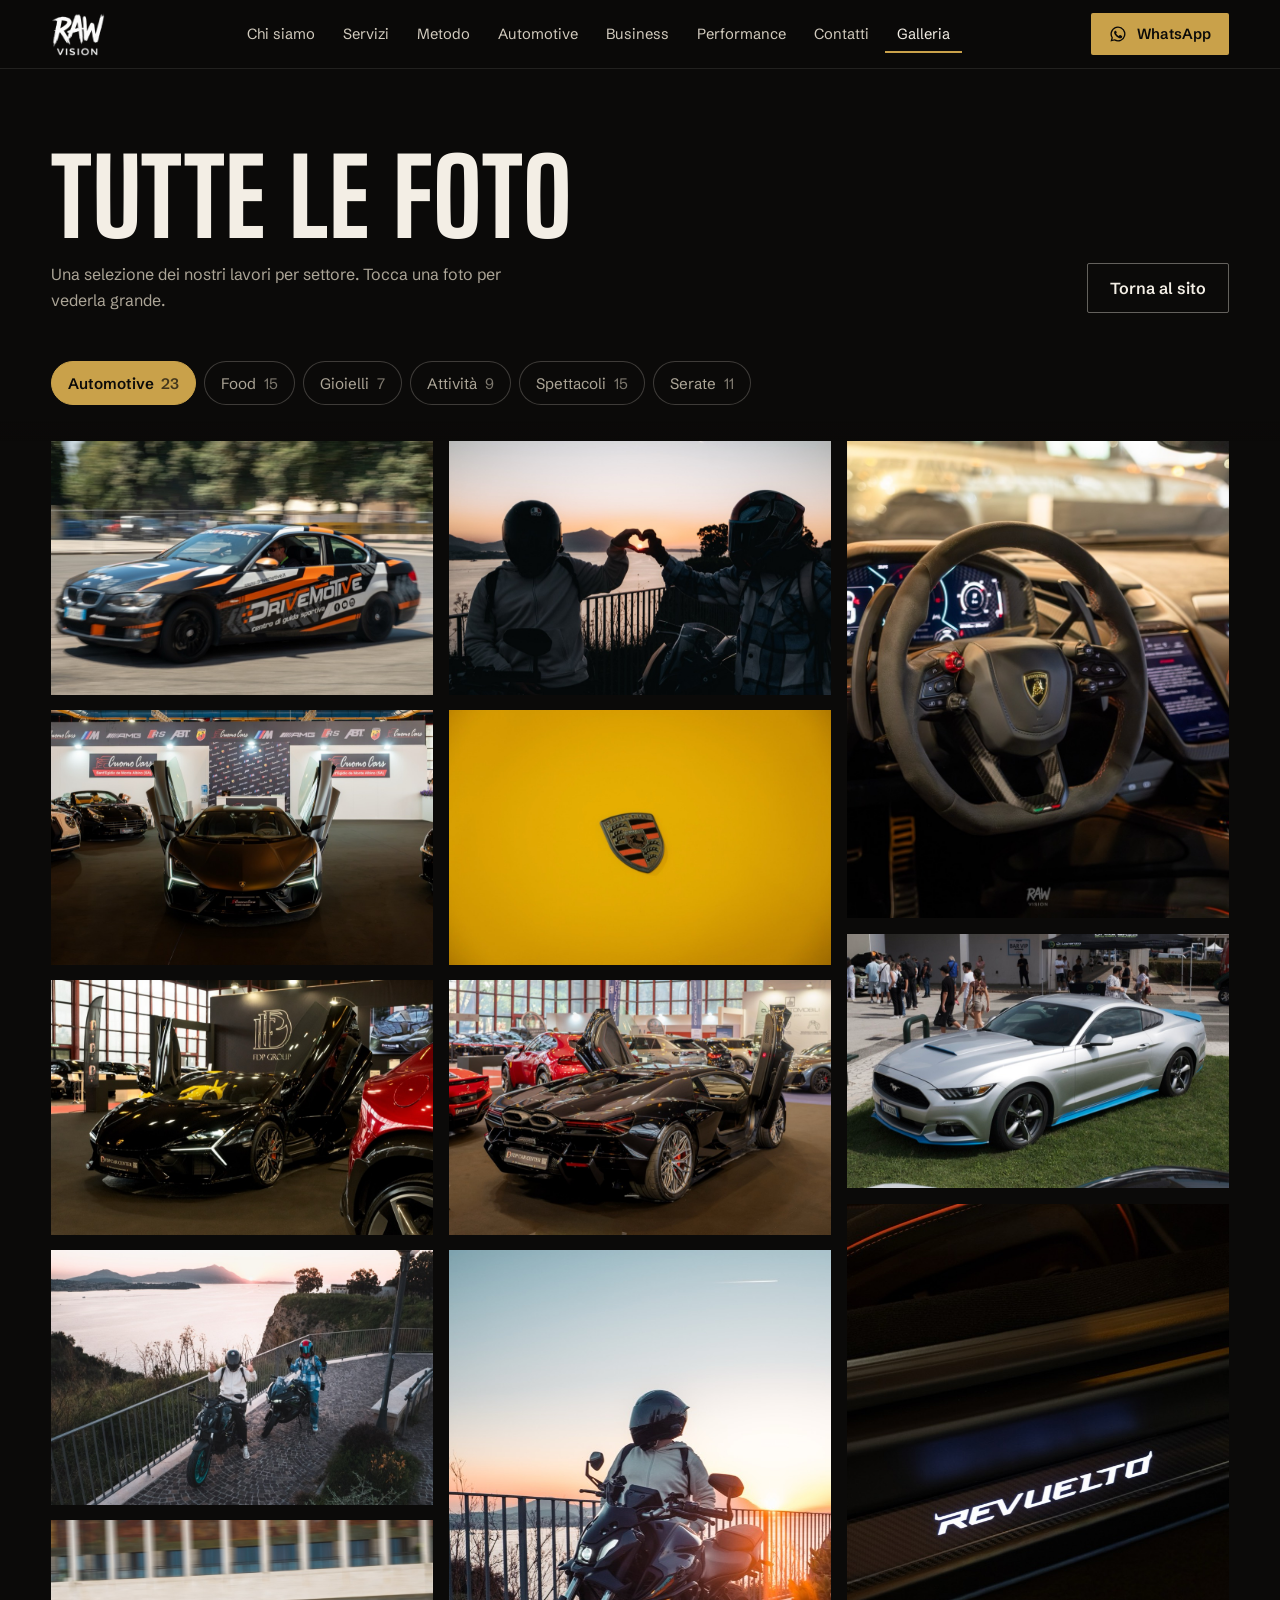
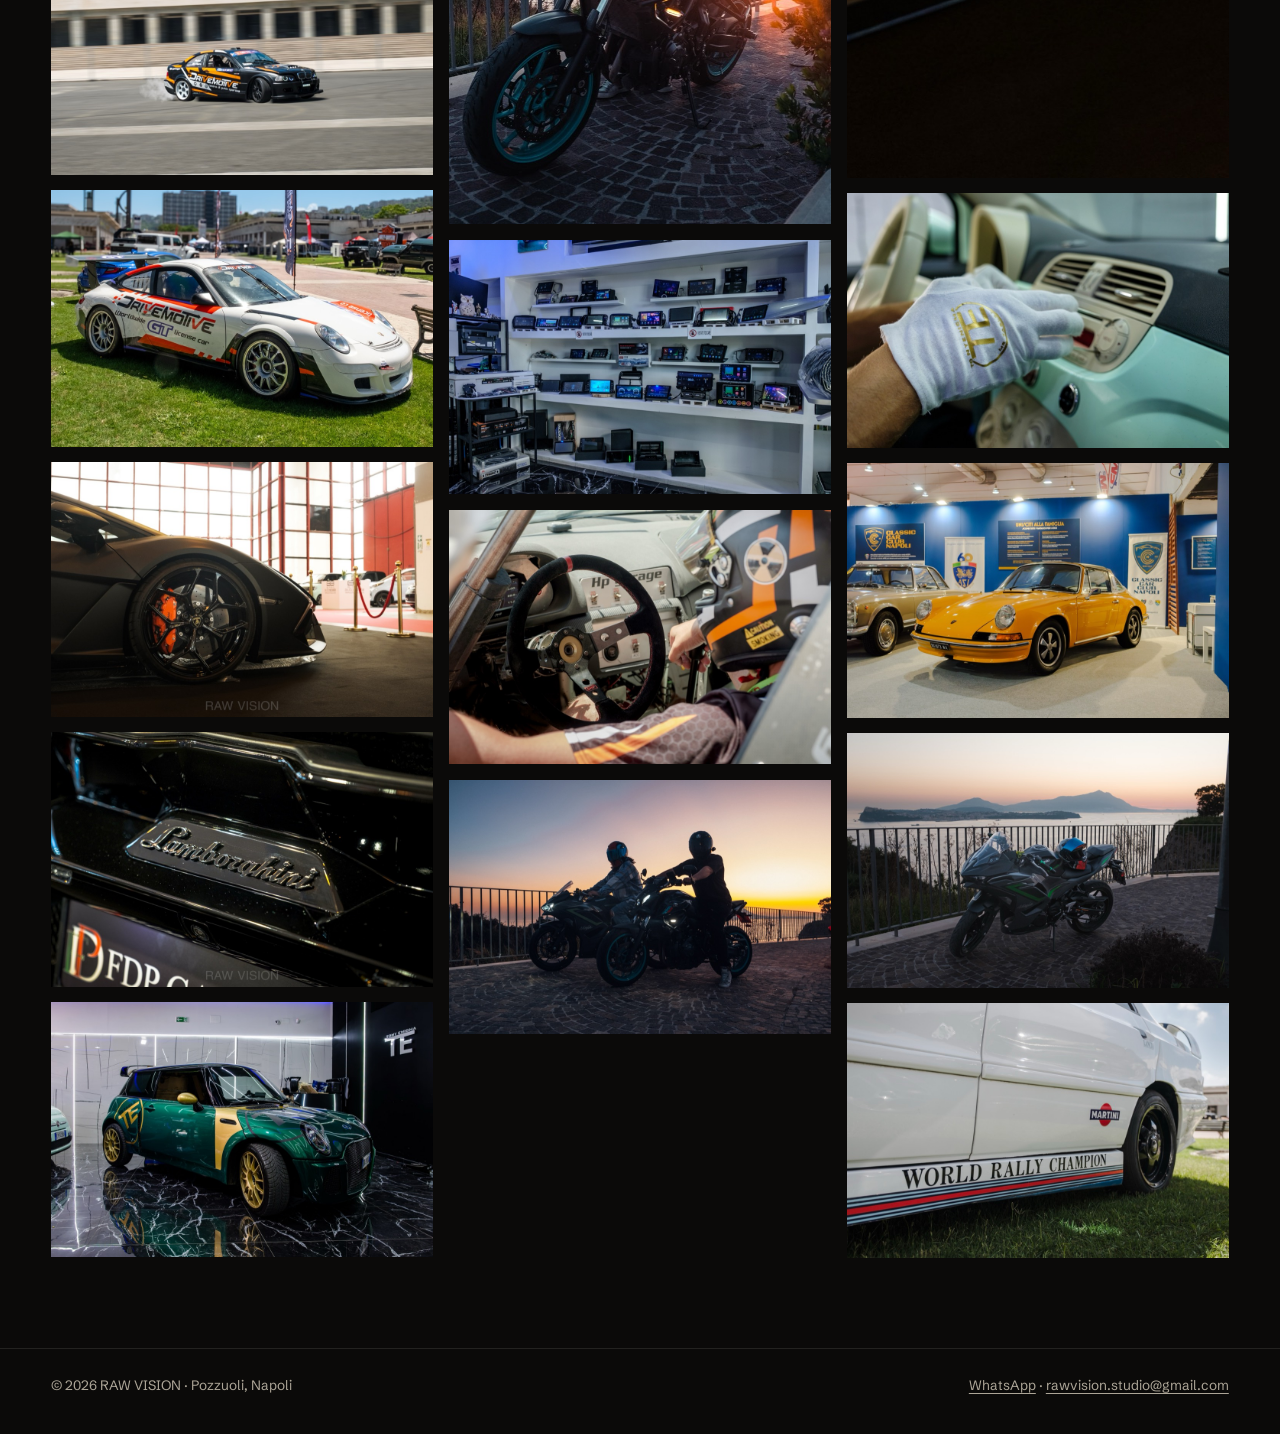
<file: galleria.html>
<!doctype html>
<html lang="it">
<head>
<meta charset="utf-8">
<meta name="viewport" content="width=device-width, initial-scale=1, viewport-fit=cover">
<title>Galleria · RAW VISION</title>
<meta name="description" content="Galleria fotografica di RAW VISION: automotive, business e prodotto, performance e locali.">
<meta name="theme-color" content="#0b0a09">
<link rel="icon" href="data:image/svg+xml,<svg xmlns='http://www.w3.org/2000/svg' viewBox='0 0 32 32'><rect width='32' height='32' rx='6' fill='%230b0a09'/><circle cx='16' cy='16' r='6' fill='%23c9a14a'/></svg>">
<link rel="preconnect" href="https://fonts.googleapis.com">
<link rel="preconnect" href="https://fonts.gstatic.com" crossorigin>
<link href="https://fonts.googleapis.com/css2?family=Big+Shoulders+Display:wght@700;800;900&family=Schibsted+Grotesk:wght@400;500;600&display=swap" rel="stylesheet">
<link rel="stylesheet" href="style.css">
<style>
  .ghead { max-width: var(--max); margin: 0 auto; padding: calc(var(--bar) + clamp(3rem, 9vh, 6rem)) var(--gut) clamp(1.5rem, 4vh, 2.5rem); display: grid; grid-template-columns: minmax(0, 1fr) auto; gap: 2rem; align-items: end; }
  .ghead h1 { font-size: clamp(3.2rem, 1.8rem + 6vw, 8rem); }
  .ghead p { margin: 1rem 0 0; color: var(--sc-ink-soft); max-width: 50ch; line-height: 1.6; }
  .tabs { max-width: var(--max); margin: 0 auto; padding: 0 var(--gut) clamp(1.5rem, 4vh, 2.2rem); display: flex; flex-wrap: wrap; gap: 8px; position: sticky; top: var(--bar); z-index: 10; background: linear-gradient(180deg, var(--sc-canvas) 78%, rgba(11,10,9,0)); padding-top: 12px; }
  .tabs button { font: inherit; font-size: 0.95rem; cursor: pointer; padding: 10px 16px; min-height: 44px; border-radius: 999px; border: 1px solid rgba(243,238,229,.22); background: var(--sc-canvas); color: var(--sc-ink-soft); transition: color 160ms, background-color 160ms, border-color 160ms; }
  .tabs button:hover { color: var(--sc-ink); border-color: var(--sc-ink-soft); }
  .tabs button[aria-selected="true"] { background: var(--sc-accent); border-color: var(--sc-accent); color: var(--sc-accent-ink); font-weight: 600; }
  .tabs button span { opacity: 0.7; margin-left: 4px; }
  .all { max-width: var(--max); margin: 0 auto; padding: 0 var(--gut) clamp(4rem, 10vh, 6rem); columns: 3; column-gap: var(--gap); }
  .all .tile { break-inside: avoid; margin-bottom: var(--gap); }
  .all .tile[hidden] { display: none; }
  .all .tile__link img { height: auto; }
  .all .tile[data-set="business"] .tile__link { background: #f3f1ee; }
  @media (max-width: 860px) { .all { columns: 2; } .ghead { grid-template-columns: 1fr; } }
</style>
</head>
<body>
<a class="skip" href="#allGrid">Salta alle foto</a>
<header class="bar bar--solid" id="bar">
  <a class="bar__mark" href="index.html" aria-label="RAW VISION, torna alla home"><img src="assets/logo.png?v=2" width="520" height="422" alt=""></a>
  <button class="bar__menu" id="menuBtn" aria-expanded="false" aria-controls="menu">Menu</button>
  <nav id="menu" aria-label="Sezioni">
    <ul>
      <li><a href="index.html#chi">Chi siamo</a></li>
      <li><a href="index.html#servizi">Servizi</a></li>
      <li><a href="index.html#workflow">Metodo</a></li>
      <li><a href="index.html#automotive">Automotive</a></li>
      <li><a href="index.html#business">Business</a></li>
      <li><a href="index.html#performance">Performance</a></li>
      <li><a href="index.html#contatti">Contatti</a></li>
      <li><a href="galleria.html" aria-current="true">Galleria</a></li>
    </ul>
  </nav>
  <a class="btn btn--gold" href="https://wa.me/message/S6SA33WWWGQPH1" target="_blank" rel="noopener" aria-label="Scrivici su WhatsApp"><svg viewBox="0 0 24 24" aria-hidden="true"><path fill="currentColor" d="M12 2a10 10 0 0 0-8.6 15.1L2 22l5-1.3A10 10 0 1 0 12 2Zm0 18.2a8.2 8.2 0 0 1-4.2-1.1l-.3-.2-3 .8.8-2.9-.2-.3A8.2 8.2 0 1 1 12 20.2Zm4.5-6.1c-.2-.1-1.5-.7-1.7-.8s-.4-.1-.6.1-.7.8-.8 1-.3.2-.5.1a6.7 6.7 0 0 1-3.3-2.9c-.3-.4.3-.4.7-1.3.1-.2 0-.3 0-.4l-.8-1.8c-.2-.5-.4-.4-.6-.4h-.5a1 1 0 0 0-.7.3 3 3 0 0 0-.9 2.2 5.2 5.2 0 0 0 1.1 2.7 11.8 11.8 0 0 0 4.5 4c1.7.7 2.3.8 3.2.6a2.7 2.7 0 0 0 1.8-1.3 2.2 2.2 0 0 0 .1-1.3c0-.1-.2-.2-.4-.3Z"/></svg><span>WhatsApp</span></a>
</header>

<main>
  <div class="ghead">
    <div>
      <h1>Tutte le foto</h1>
      <p>Una selezione dei nostri lavori per settore. Tocca una foto per vederla grande.</p>
    </div>
    <a class="btn btn--ghost" href="index.html">Torna al sito</a>
  </div>
  <div class="tabs" role="tablist" aria-label="Settore">
    <button role="tab" aria-selected="true" data-tab="automotive">Automotive <span>23</span></button>
    <button role="tab" aria-selected="false" data-tab="food">Food <span>15</span></button>
    <button role="tab" aria-selected="false" data-tab="gioielli">Gioielli <span>7</span></button>
    <button role="tab" aria-selected="false" data-tab="attivita">Attività <span>9</span></button>
    <button role="tab" aria-selected="false" data-tab="spettacoli">Spettacoli <span>15</span></button>
    <button role="tab" aria-selected="false" data-tab="serate">Serate <span>11</span></button>
  </div>
  <div class="all" id="allGrid" data-gallery>
<figure class="tile" data-set="automotive"><a href="assets/img/auto_1.jpg" class="tile__link" data-title="Drivemotive, BMW in pista"><img src="assets/thumb/auto_1.jpg" width="1000" height="666" alt="Drivemotive, BMW in pista" loading="lazy" decoding="async"><span class="tile__cap" aria-hidden="true">Drivemotive, BMW in pista</span></a></figure>
<figure class="tile" data-set="automotive"><a href="assets/img/a01.jpg" class="tile__link" data-title="Revuelto, porte aperte"><img src="assets/thumb/a01.jpg" width="1000" height="666" alt="Revuelto, porte aperte" loading="lazy" decoding="async"><span class="tile__cap" aria-hidden="true">Revuelto, porte aperte</span></a></figure>
<figure class="tile" data-set="automotive"><a href="assets/img/auto_4.jpg" class="tile__link" data-title="Stand FDP Group, porte ad ali"><img src="assets/thumb/auto_4.jpg" width="1000" height="666" alt="Stand FDP Group, porte ad ali" loading="lazy" decoding="async"><span class="tile__cap" aria-hidden="true">Stand FDP Group, porte ad ali</span></a></figure>
<figure class="tile" data-set="automotive"><a href="assets/img/auto_5.jpg" class="tile__link" data-title="Moto al tramonto sul golfo"><img src="assets/thumb/auto_5.jpg" width="1000" height="666" alt="Moto al tramonto sul golfo" loading="lazy" decoding="async"><span class="tile__cap" aria-hidden="true">Moto al tramonto sul golfo</span></a></figure>
<figure class="tile" data-set="automotive"><a href="assets/img/a05.jpg" class="tile__link" data-title="Drift"><img src="assets/thumb/a05.jpg" width="1000" height="666" alt="Drift" loading="lazy" decoding="async"><span class="tile__cap" aria-hidden="true">Drift</span></a></figure>
<figure class="tile" data-set="automotive"><a href="assets/img/auto_2.jpg" class="tile__link" data-title="Drivemotive, Porsche GT3 Cup"><img src="assets/thumb/auto_2.jpg" width="1000" height="671" alt="Drivemotive, Porsche GT3 Cup" loading="lazy" decoding="async"><span class="tile__cap" aria-hidden="true">Drivemotive, Porsche GT3 Cup</span></a></figure>
<figure class="tile" data-set="automotive"><a href="assets/img/hero.jpg" class="tile__link" data-title="Lamborghini Revuelto"><img src="assets/thumb/hero.jpg" width="1000" height="666" alt="Lamborghini Revuelto" loading="lazy" decoding="async"><span class="tile__cap" aria-hidden="true">Lamborghini Revuelto</span></a></figure>
<figure class="tile" data-set="automotive"><a href="assets/img/auto_8.jpg" class="tile__link" data-title="Il dettaglio del marchio"><img src="assets/thumb/auto_8.jpg" width="1000" height="666" alt="Il dettaglio del marchio" loading="lazy" decoding="async"><span class="tile__cap" aria-hidden="true">Il dettaglio del marchio</span></a></figure>
<figure class="tile" data-set="automotive"><a href="assets/img/a07.jpg" class="tile__link" data-title="Mini in officina"><img src="assets/thumb/a07.jpg" width="1000" height="666" alt="Mini in officina" loading="lazy" decoding="async"><span class="tile__cap" aria-hidden="true">Mini in officina</span></a></figure>
<figure class="tile" data-set="automotive"><a href="assets/img/auto_6.jpg" class="tile__link" data-title="In due, al tramonto"><img src="assets/thumb/auto_6.jpg" width="1000" height="666" alt="In due, al tramonto" loading="lazy" decoding="async"><span class="tile__cap" aria-hidden="true">In due, al tramonto</span></a></figure>
<figure class="tile" data-set="automotive"><a href="assets/img/a03.jpg" class="tile__link" data-title="Stemma Porsche"><img src="assets/thumb/a03.jpg" width="1000" height="666" alt="Stemma Porsche" loading="lazy" decoding="async"><span class="tile__cap" aria-hidden="true">Stemma Porsche</span></a></figure>
<figure class="tile" data-set="automotive"><a href="assets/img/auto_3.jpg" class="tile__link" data-title="Lamborghini Revuelto in fiera"><img src="assets/thumb/auto_3.jpg" width="1000" height="666" alt="Lamborghini Revuelto in fiera" loading="lazy" decoding="async"><span class="tile__cap" aria-hidden="true">Lamborghini Revuelto in fiera</span></a></figure>
<figure class="tile" data-set="automotive"><a href="assets/img/a08.jpg" class="tile__link" data-title="In sella al tramonto"><img src="assets/thumb/a08.jpg" width="666" height="1000" alt="In sella al tramonto" loading="lazy" decoding="async"><span class="tile__cap" aria-hidden="true">In sella al tramonto</span></a></figure>
<figure class="tile" data-set="automotive"><a href="assets/img/auto_10.jpg" class="tile__link" data-title="Tony Enigma, il laboratorio"><img src="assets/thumb/auto_10.jpg" width="1000" height="666" alt="Tony Enigma, il laboratorio" loading="lazy" decoding="async"><span class="tile__cap" aria-hidden="true">Tony Enigma, il laboratorio</span></a></figure>
<figure class="tile" data-set="automotive"><a href="assets/img/a06.jpg" class="tile__link" data-title="Abitacolo da gara"><img src="assets/thumb/a06.jpg" width="1000" height="666" alt="Abitacolo da gara" loading="lazy" decoding="async"><span class="tile__cap" aria-hidden="true">Abitacolo da gara</span></a></figure>
<figure class="tile" data-set="automotive"><a href="assets/img/auto_11.jpg" class="tile__link" data-title="In sella, ultima luce"><img src="assets/thumb/auto_11.jpg" width="1000" height="666" alt="In sella, ultima luce" loading="lazy" decoding="async"><span class="tile__cap" aria-hidden="true">In sella, ultima luce</span></a></figure>
<figure class="tile" data-set="automotive"><a href="assets/img/a10.jpg" class="tile__link" data-title="Plancia Lamborghini"><img src="assets/thumb/a10.jpg" width="800" height="1000" alt="Plancia Lamborghini" loading="lazy" decoding="async"><span class="tile__cap" aria-hidden="true">Plancia Lamborghini</span></a></figure>
<figure class="tile" data-set="automotive"><a href="assets/img/auto_7.jpg" class="tile__link" data-title="Ford Mustang"><img src="assets/thumb/auto_7.jpg" width="1000" height="666" alt="Ford Mustang" loading="lazy" decoding="async"><span class="tile__cap" aria-hidden="true">Ford Mustang</span></a></figure>
<figure class="tile" data-set="automotive"><a href="assets/img/a02.jpg" class="tile__link" data-title="La firma sulla soglia"><img src="assets/thumb/a02.jpg" width="666" height="1000" alt="La firma sulla soglia" loading="lazy" decoding="async"><span class="tile__cap" aria-hidden="true">La firma sulla soglia</span></a></figure>
<figure class="tile" data-set="automotive"><a href="assets/img/auto_9.jpg" class="tile__link" data-title="Tony Enigma, la cura degli interni"><img src="assets/thumb/auto_9.jpg" width="1000" height="666" alt="Tony Enigma, la cura degli interni" loading="lazy" decoding="async"><span class="tile__cap" aria-hidden="true">Tony Enigma, la cura degli interni</span></a></figure>
<figure class="tile" data-set="automotive"><a href="assets/img/a04.jpg" class="tile__link" data-title="Porsche 911 classica"><img src="assets/thumb/a04.jpg" width="1000" height="666" alt="Porsche 911 classica" loading="lazy" decoding="async"><span class="tile__cap" aria-hidden="true">Porsche 911 classica</span></a></figure>
<figure class="tile" data-set="automotive"><a href="assets/img/auto_12.jpg" class="tile__link" data-title="Moto sul belvedere"><img src="assets/thumb/auto_12.jpg" width="1000" height="666" alt="Moto sul belvedere" loading="lazy" decoding="async"><span class="tile__cap" aria-hidden="true">Moto sul belvedere</span></a></figure>
<figure class="tile" data-set="automotive"><a href="assets/img/a09.jpg" class="tile__link" data-title="World Rally Champion"><img src="assets/thumb/a09.jpg" width="1000" height="666" alt="World Rally Champion" loading="lazy" decoding="async"><span class="tile__cap" aria-hidden="true">World Rally Champion</span></a></figure>
<figure class="tile" data-set="food"><a href="assets/img/food_1.jpg" class="tile__link" data-title="Il taglio del crudo"><img src="assets/thumb/food_1.jpg" width="1000" height="666" alt="Il taglio del crudo" loading="lazy" decoding="async"><span class="tile__cap" aria-hidden="true">Il taglio del crudo</span></a></figure>
<figure class="tile" data-set="food"><a href="assets/img/food_15.jpg" class="tile__link" data-title="Tartine al salmone"><img src="assets/thumb/food_15.jpg" width="1000" height="666" alt="Tartine al salmone" loading="lazy" decoding="async"><span class="tile__cap" aria-hidden="true">Tartine al salmone</span></a></figure>
<figure class="tile" data-set="food"><a href="assets/img/food_2.jpg" class="tile__link" data-title="Pizzette e rustici"><img src="assets/thumb/food_2.jpg" width="1000" height="666" alt="Pizzette e rustici" loading="lazy" decoding="async"><span class="tile__cap" aria-hidden="true">Pizzette e rustici</span></a></figure>
<figure class="tile" data-set="food"><a href="assets/img/food_4.jpg" class="tile__link" data-title="Ciambelle della pasticceria"><img src="assets/thumb/food_4.jpg" width="1000" height="666" alt="Ciambelle della pasticceria" loading="lazy" decoding="async"><span class="tile__cap" aria-hidden="true">Ciambelle della pasticceria</span></a></figure>
<figure class="tile" data-set="food"><a href="assets/img/dfood_2.jpg" class="tile__link" data-title="Il piatto"><img src="assets/thumb/dfood_2.jpg" width="1000" height="666" alt="Il piatto" loading="lazy" decoding="async"><span class="tile__cap" aria-hidden="true">Il piatto</span></a></figure>
<figure class="tile" data-set="food"><a href="assets/img/food_3.jpg" class="tile__link" data-title="Dolci in bicchiere"><img src="assets/thumb/food_3.jpg" width="1000" height="666" alt="Dolci in bicchiere" loading="lazy" decoding="async"><span class="tile__cap" aria-hidden="true">Dolci in bicchiere</span></a></figure>
<figure class="tile" data-set="food"><a href="assets/img/food_13.jpg" class="tile__link" data-title="Finger food"><img src="assets/thumb/food_13.jpg" width="1000" height="666" alt="Finger food" loading="lazy" decoding="async"><span class="tile__cap" aria-hidden="true">Finger food</span></a></figure>
<figure class="tile" data-set="food"><a href="assets/img/food_7.jpg" class="tile__link" data-title="Rustici sul tagliere"><img src="assets/thumb/food_7.jpg" width="1000" height="666" alt="Rustici sul tagliere" loading="lazy" decoding="async"><span class="tile__cap" aria-hidden="true">Rustici sul tagliere</span></a></figure>
<figure class="tile" data-set="food"><a href="assets/img/food_6.jpg" class="tile__link" data-title="Sushi"><img src="assets/thumb/food_6.jpg" width="1000" height="666" alt="Sushi" loading="lazy" decoding="async"><span class="tile__cap" aria-hidden="true">Sushi</span></a></figure>
<figure class="tile" data-set="food"><a href="assets/img/dfood_1.jpg" class="tile__link" data-title="Antipasto al ristorante"><img src="assets/thumb/dfood_1.jpg" width="1000" height="666" alt="Antipasto al ristorante" loading="lazy" decoding="async"><span class="tile__cap" aria-hidden="true">Antipasto al ristorante</span></a></figure>
<figure class="tile" data-set="food"><a href="assets/img/food_8.jpg" class="tile__link" data-title="Mini burger"><img src="assets/thumb/food_8.jpg" width="1000" height="666" alt="Mini burger" loading="lazy" decoding="async"><span class="tile__cap" aria-hidden="true">Mini burger</span></a></figure>
<figure class="tile" data-set="food"><a href="assets/img/food_5.jpg" class="tile__link" data-title="Il buffet dei dolci"><img src="assets/thumb/food_5.jpg" width="1000" height="666" alt="Il buffet dei dolci" loading="lazy" decoding="async"><span class="tile__cap" aria-hidden="true">Il buffet dei dolci</span></a></figure>
<figure class="tile" data-set="food"><a href="assets/img/food_9.jpg" class="tile__link" data-title="Bruschette"><img src="assets/thumb/food_9.jpg" width="1000" height="666" alt="Bruschette" loading="lazy" decoding="async"><span class="tile__cap" aria-hidden="true">Bruschette</span></a></figure>
<figure class="tile" data-set="food"><a href="assets/img/food_11.jpg" class="tile__link" data-title="Il cocktail al bancone"><img src="assets/thumb/food_11.jpg" width="1000" height="666" alt="Il cocktail al bancone" loading="lazy" decoding="async"><span class="tile__cap" aria-hidden="true">Il cocktail al bancone</span></a></figure>
<figure class="tile" data-set="food"><a href="assets/img/food_14.jpg" class="tile__link" data-title="Il buffet di sera"><img src="assets/thumb/food_14.jpg" width="1000" height="666" alt="Il buffet di sera" loading="lazy" decoding="async"><span class="tile__cap" aria-hidden="true">Il buffet di sera</span></a></figure>
<figure class="tile" data-set="gioielli"><a href="assets/img/gioielli_26.jpg" class="tile__link" data-title="Bracciale a maglia"><img src="assets/thumb/gioielli_26.jpg" width="1000" height="1000" alt="Bracciale a maglia" loading="lazy" decoding="async"><span class="tile__cap" aria-hidden="true">Bracciale a maglia</span></a></figure>
<figure class="tile" data-set="gioielli"><a href="assets/img/gioielli_13.jpg" class="tile__link" data-title="La targhetta"><img src="assets/thumb/gioielli_13.jpg" width="1000" height="1000" alt="La targhetta" loading="lazy" decoding="async"><span class="tile__cap" aria-hidden="true">La targhetta</span></a></figure>
<figure class="tile" data-set="gioielli"><a href="assets/img/gioielli_10.jpg" class="tile__link" data-title="Bracciale tubogas"><img src="assets/thumb/gioielli_10.jpg" width="1000" height="1000" alt="Bracciale tubogas" loading="lazy" decoding="async"><span class="tile__cap" aria-hidden="true">Bracciale tubogas</span></a></figure>
<figure class="tile" data-set="gioielli"><a href="assets/img/gioielli_24.jpg" class="tile__link" data-title="Il nome inciso"><img src="assets/thumb/gioielli_24.jpg" width="1000" height="1000" alt="Il nome inciso" loading="lazy" decoding="async"><span class="tile__cap" aria-hidden="true">Il nome inciso</span></a></figure>
<figure class="tile" data-set="gioielli"><a href="assets/img/gioielli_15.jpg" class="tile__link" data-title="La freccia"><img src="assets/thumb/gioielli_15.jpg" width="1000" height="1000" alt="La freccia" loading="lazy" decoding="async"><span class="tile__cap" aria-hidden="true">La freccia</span></a></figure>
<figure class="tile" data-set="gioielli"><a href="assets/img/gioielli_25.jpg" class="tile__link" data-title="Fermaglio intrecciato"><img src="assets/thumb/gioielli_25.jpg" width="1000" height="1000" alt="Fermaglio intrecciato" loading="lazy" decoding="async"><span class="tile__cap" aria-hidden="true">Fermaglio intrecciato</span></a></figure>
<figure class="tile" data-set="gioielli"><a href="assets/img/gioielli_33.jpg" class="tile__link" data-title="Doppia piastra"><img src="assets/thumb/gioielli_33.jpg" width="1000" height="1000" alt="Doppia piastra" loading="lazy" decoding="async"><span class="tile__cap" aria-hidden="true">Doppia piastra</span></a></figure>
<figure class="tile" data-set="attivita"><a href="assets/img/br_1.jpg" class="tile__link" data-title="Lumberjack, olio da barba"><img src="assets/thumb/br_1.jpg" width="666" height="1000" alt="Lumberjack, olio da barba" loading="lazy" decoding="async"><span class="tile__cap" aria-hidden="true">Lumberjack, olio da barba</span></a></figure>
<figure class="tile" data-set="attivita"><a href="assets/img/b08.jpg" class="tile__link" data-title="Barba Viaggi, in partenza"><img src="assets/thumb/b08.jpg" width="1000" height="666" alt="Barba Viaggi, in partenza" loading="lazy" decoding="async"><span class="tile__cap" aria-hidden="true">Barba Viaggi, in partenza</span></a></figure>
<figure class="tile" data-set="attivita"><a href="assets/img/br_2.jpg" class="tile__link" data-title="Lumberjack, il prodotto in mano"><img src="assets/thumb/br_2.jpg" width="666" height="1000" alt="Lumberjack, il prodotto in mano" loading="lazy" decoding="async"><span class="tile__cap" aria-hidden="true">Lumberjack, il prodotto in mano</span></a></figure>
<figure class="tile" data-set="attivita"><a href="assets/img/auto_10.jpg" class="tile__link" data-title="Tony Enigma, il laboratorio"><img src="assets/thumb/auto_10.jpg" width="1000" height="666" alt="Tony Enigma, il laboratorio" loading="lazy" decoding="async"><span class="tile__cap" aria-hidden="true">Tony Enigma, il laboratorio</span></a></figure>
<figure class="tile" data-set="attivita"><a href="assets/img/b07.jpg" class="tile__link" data-title="Il taglio, catering"><img src="assets/thumb/b07.jpg" width="1000" height="666" alt="Il taglio, catering" loading="lazy" decoding="async"><span class="tile__cap" aria-hidden="true">Il taglio, catering</span></a></figure>
<figure class="tile" data-set="attivita"><a href="assets/img/br_3.jpg" class="tile__link" data-title="Lumberjack, il gesto"><img src="assets/thumb/br_3.jpg" width="666" height="1000" alt="Lumberjack, il gesto" loading="lazy" decoding="async"><span class="tile__cap" aria-hidden="true">Lumberjack, il gesto</span></a></figure>
<figure class="tile" data-set="attivita"><a href="assets/img/b09.jpg" class="tile__link" data-title="Barba Viaggi, la fiancata"><img src="assets/thumb/b09.jpg" width="1000" height="666" alt="Barba Viaggi, la fiancata" loading="lazy" decoding="async"><span class="tile__cap" aria-hidden="true">Barba Viaggi, la fiancata</span></a></figure>
<figure class="tile" data-set="attivita"><a href="assets/img/br_4.jpg" class="tile__link" data-title="Lumberjack, lo spray"><img src="assets/thumb/br_4.jpg" width="666" height="1000" alt="Lumberjack, lo spray" loading="lazy" decoding="async"><span class="tile__cap" aria-hidden="true">Lumberjack, lo spray</span></a></figure>
<figure class="tile" data-set="attivita"><a href="assets/img/b06.jpg" class="tile__link" data-title="Beard Rulez, l'olio da barba"><img src="assets/thumb/b06.jpg" width="667" height="1000" alt="Beard Rulez, l'olio da barba" loading="lazy" decoding="async"><span class="tile__cap" aria-hidden="true">Beard Rulez, l'olio da barba</span></a></figure>
<figure class="tile" data-set="spettacoli"><a href="assets/img/dance_1.jpg" class="tile__link" data-title="Danza, luce rossa"><img src="assets/thumb/dance_1.jpg" width="1000" height="666" alt="Danza, luce rossa" loading="lazy" decoding="async"><span class="tile__cap" aria-hidden="true">Danza, luce rossa</span></a></figure>
<figure class="tile" data-set="spettacoli"><a href="assets/img/cdance_3.jpg" class="tile__link" data-title="Davanti alla folla"><img src="assets/thumb/cdance_3.jpg" width="1000" height="666" alt="Davanti alla folla" loading="lazy" decoding="async"><span class="tile__cap" aria-hidden="true">Davanti alla folla</span></a></figure>
<figure class="tile" data-set="spettacoli"><a href="assets/img/teatro_24.jpg" class="tile__link" data-title="La chitarra"><img src="assets/thumb/teatro_24.jpg" width="1000" height="666" alt="La chitarra" loading="lazy" decoding="async"><span class="tile__cap" aria-hidden="true">La chitarra</span></a></figure>
<figure class="tile" data-set="spettacoli"><a href="assets/img/s01.jpg" class="tile__link" data-title="La pioggia dorata"><img src="assets/thumb/s01.jpg" width="1000" height="666" alt="La pioggia dorata" loading="lazy" decoding="async"><span class="tile__cap" aria-hidden="true">La pioggia dorata</span></a></figure>
<figure class="tile" data-set="spettacoli"><a href="assets/img/dance_2.jpg" class="tile__link" data-title="Il corpo di ballo"><img src="assets/thumb/dance_2.jpg" width="1000" height="666" alt="Il corpo di ballo" loading="lazy" decoding="async"><span class="tile__cap" aria-hidden="true">Il corpo di ballo</span></a></figure>
<figure class="tile" data-set="spettacoli"><a href="assets/img/cdance_6.jpg" class="tile__link" data-title="Il giro di gonna"><img src="assets/thumb/cdance_6.jpg" width="1000" height="666" alt="Il giro di gonna" loading="lazy" decoding="async"><span class="tile__cap" aria-hidden="true">Il giro di gonna</span></a></figure>
<figure class="tile" data-set="spettacoli"><a href="assets/img/teatro_21.jpg" class="tile__link" data-title="Il personaggio"><img src="assets/thumb/teatro_21.jpg" width="1000" height="666" alt="Il personaggio" loading="lazy" decoding="async"><span class="tile__cap" aria-hidden="true">Il personaggio</span></a></figure>
<figure class="tile" data-set="spettacoli"><a href="assets/img/cdance_1.jpg" class="tile__link" data-title="Il ballerino e la piazza"><img src="assets/thumb/cdance_1.jpg" width="1000" height="666" alt="Il ballerino e la piazza" loading="lazy" decoding="async"><span class="tile__cap" aria-hidden="true">Il ballerino e la piazza</span></a></figure>
<figure class="tile" data-set="spettacoli"><a href="assets/img/s02.jpg" class="tile__link" data-title="Il ventaglio"><img src="assets/thumb/s02.jpg" width="1000" height="666" alt="Il ventaglio" loading="lazy" decoding="async"><span class="tile__cap" aria-hidden="true">Il ventaglio</span></a></figure>
<figure class="tile" data-set="spettacoli"><a href="assets/img/teatro_11.jpg" class="tile__link" data-title="Il duetto"><img src="assets/thumb/teatro_11.jpg" width="1000" height="666" alt="Il duetto" loading="lazy" decoding="async"><span class="tile__cap" aria-hidden="true">Il duetto</span></a></figure>
<figure class="tile" data-set="spettacoli"><a href="assets/img/dance_3.jpg" class="tile__link" data-title="In linea"><img src="assets/thumb/dance_3.jpg" width="1000" height="666" alt="In linea" loading="lazy" decoding="async"><span class="tile__cap" aria-hidden="true">In linea</span></a></figure>
<figure class="tile" data-set="spettacoli"><a href="assets/img/cdr_19.jpg" class="tile__link" data-title="La statua d'oro"><img src="assets/thumb/cdr_19.jpg" width="1000" height="666" alt="La statua d'oro" loading="lazy" decoding="async"><span class="tile__cap" aria-hidden="true">La statua d'oro</span></a></figure>
<figure class="tile" data-set="spettacoli"><a href="assets/img/teatro_33.jpg" class="tile__link" data-title="Solo"><img src="assets/thumb/teatro_33.jpg" width="666" height="1000" alt="Solo" loading="lazy" decoding="async"><span class="tile__cap" aria-hidden="true">Solo</span></a></figure>
<figure class="tile" data-set="spettacoli"><a href="assets/img/cdance_7.jpg" class="tile__link" data-title="Sul palco"><img src="assets/thumb/cdance_7.jpg" width="1000" height="666" alt="Sul palco" loading="lazy" decoding="async"><span class="tile__cap" aria-hidden="true">Sul palco</span></a></figure>
<figure class="tile" data-set="spettacoli"><a href="assets/img/cdr_11.jpg" class="tile__link" data-title="La piazza illuminata"><img src="assets/thumb/cdr_11.jpg" width="1000" height="666" alt="La piazza illuminata" loading="lazy" decoding="async"><span class="tile__cap" aria-hidden="true">La piazza illuminata</span></a></figure>
<figure class="tile" data-set="serate"><a href="assets/img/dj_6.jpg" class="tile__link" data-title="Il ritmo della serata"><img src="assets/thumb/dj_6.jpg" width="1000" height="666" alt="Il ritmo della serata" loading="lazy" decoding="async"><span class="tile__cap" aria-hidden="true">Il ritmo della serata</span></a></figure>
<figure class="tile" data-set="serate"><a href="assets/img/dj_10.jpg" class="tile__link" data-title="Dj set"><img src="assets/thumb/dj_10.jpg" width="1000" height="666" alt="Dj set" loading="lazy" decoding="async"><span class="tile__cap" aria-hidden="true">Dj set</span></a></figure>
<figure class="tile" data-set="serate"><a href="assets/img/dj_1.jpg" class="tile__link" data-title="Cocktail al bancone"><img src="assets/thumb/dj_1.jpg" width="1000" height="666" alt="Cocktail al bancone" loading="lazy" decoding="async"><span class="tile__cap" aria-hidden="true">Cocktail al bancone</span></a></figure>
<figure class="tile" data-set="serate"><a href="assets/img/dj_4.jpg" class="tile__link" data-title="La pista"><img src="assets/thumb/dj_4.jpg" width="1000" height="666" alt="La pista" loading="lazy" decoding="async"><span class="tile__cap" aria-hidden="true">La pista</span></a></figure>
<figure class="tile" data-set="serate"><a href="assets/img/dejavu_11.jpg" class="tile__link" data-title="Le mani sulla consolle"><img src="assets/thumb/dejavu_11.jpg" width="1000" height="666" alt="Le mani sulla consolle" loading="lazy" decoding="async"><span class="tile__cap" aria-hidden="true">Le mani sulla consolle</span></a></figure>
<figure class="tile" data-set="serate"><a href="assets/img/dj_7.jpg" class="tile__link" data-title="In pista"><img src="assets/thumb/dj_7.jpg" width="1000" height="666" alt="In pista" loading="lazy" decoding="async"><span class="tile__cap" aria-hidden="true">In pista</span></a></figure>
<figure class="tile" data-set="serate"><a href="assets/img/dj_2.jpg" class="tile__link" data-title="Il barman"><img src="assets/thumb/dj_2.jpg" width="1000" height="666" alt="Il barman" loading="lazy" decoding="async"><span class="tile__cap" aria-hidden="true">Il barman</span></a></figure>
<figure class="tile" data-set="serate"><a href="assets/img/dj_5.jpg" class="tile__link" data-title="Mani in alto"><img src="assets/thumb/dj_5.jpg" width="1000" height="666" alt="Mani in alto" loading="lazy" decoding="async"><span class="tile__cap" aria-hidden="true">Mani in alto</span></a></figure>
<figure class="tile" data-set="serate"><a href="assets/img/dejavu_7.jpg" class="tile__link" data-title="Il bancone"><img src="assets/thumb/dejavu_7.jpg" width="1000" height="666" alt="Il bancone" loading="lazy" decoding="async"><span class="tile__cap" aria-hidden="true">Il bancone</span></a></figure>
<figure class="tile" data-set="serate"><a href="assets/img/dj_11.jpg" class="tile__link" data-title="La consolle"><img src="assets/thumb/dj_11.jpg" width="1000" height="666" alt="La consolle" loading="lazy" decoding="async"><span class="tile__cap" aria-hidden="true">La consolle</span></a></figure>
<figure class="tile" data-set="serate"><a href="assets/img/dejavu_14.jpg" class="tile__link" data-title="La maglia"><img src="assets/thumb/dejavu_14.jpg" width="1000" height="666" alt="La maglia" loading="lazy" decoding="async"><span class="tile__cap" aria-hidden="true">La maglia</span></a></figure>
  </div>
</main>

<footer class="foot"><span>© 2026 RAW VISION · Pozzuoli, Napoli</span><span><a href="https://wa.me/message/S6SA33WWWGQPH1" target="_blank" rel="noopener">WhatsApp</a> · <a href="mailto:rawvision.studio@gmail.com">rawvision.studio@gmail.com</a></span></footer>

<dialog class="lb" id="lb" aria-label="Contenuto ingrandito">
  <div class="lb__stage">
    <img id="lbImg" alt="">
    <button class="lb__prev" id="lbPrev" aria-label="Precedente"><svg viewBox="0 0 24 24" aria-hidden="true"><path d="M15 5l-7 7 7 7" fill="none" stroke="currentColor" stroke-width="2"/></svg></button>
    <button class="lb__next" id="lbNext" aria-label="Successiva"><svg viewBox="0 0 24 24" aria-hidden="true"><path d="M9 5l7 7-7 7" fill="none" stroke="currentColor" stroke-width="2"/></svg></button>
    <button class="lb__close" id="lbClose" aria-label="Chiudi"><svg viewBox="0 0 24 24" aria-hidden="true"><path d="M6 6l12 12M18 6L6 18" fill="none" stroke="currentColor" stroke-width="2"/></svg></button>
  </div>
  <div class="lb__bar"><span class="lb__title" id="lbTitle"></span><span class="lb__count" id="lbCount"></span></div>
</dialog>
<script src="site.js"></script>
</body>
</html>
</file>
<file: scrollcraft.css>
/* ============================================================================
   scrollcraft.css: the taste floor
   ----------------------------------------------------------------------------
   Two layers, and the split matters:

     TOKENS   what you override per brand. Colour roles, the type ramp, the
              spacing scale, elevation, motion. A brand is ~12 values.
     DEVICES  what the engine drives. Do not restyle these to taste; they are
              the mechanism. Style your own markup instead.

   Nothing here draws a "component". There are no card, badge, or pill classes,
   because a stylesheet that ships those is how every page built on it ends up
   with the same shapes. You get a floor and a vocabulary; the composition is
   yours.
   ========================================================================== */

/* ---------------------------------------------------------------- tokens -- */
:root {
  /* --- colour roles. Override these six and the page is rebranded. -------- */
  --sc-canvas:      #08090b;   /* the page ground. Drift interpolates this.   */
  --sc-surface:     #101217;   /* anything raised off the ground             */
  --sc-ink:         #f4f2ef;   /* primary text                               */
  --sc-ink-soft:    #9a9ba1;   /* secondary text. Tinted, never flat gray.   */
  --sc-accent:      #d8ff3e;   /* ONE accent. It owns a region, not confetti. */
  --sc-accent-ink:  #08090b;   /* text that sits on the accent               */

  --sc-hairline:    color-mix(in oklab, var(--sc-ink) 12%, transparent);
  --sc-hairline-strong: color-mix(in oklab, var(--sc-ink) 22%, transparent);

  /* --- type. Two families max. Display carries voice, text carries prose. - */
  --sc-font-display: "Instrument Sans", "Geist", system-ui, sans-serif;
  --sc-font-text:    "Geist", system-ui, sans-serif;
  --sc-font-mono:    "Geist Mono", ui-monospace, monospace;

  /* Fluid ramp. Tracking tightens as size grows because a face set at 6rem
     with 0 tracking reads loose; this is optical correction, not decoration. */
  --sc-t-xs:   clamp(0.75rem, 0.72rem + 0.15vw, 0.82rem);
  --sc-t-sm:   clamp(0.875rem, 0.84rem + 0.18vw, 0.95rem);
  --sc-t-base: clamp(1rem, 0.96rem + 0.22vw, 1.125rem);
  --sc-t-lg:   clamp(1.2rem, 1.1rem + 0.5vw, 1.5rem);
  --sc-t-xl:   clamp(1.6rem, 1.35rem + 1.2vw, 2.25rem);
  --sc-t-2xl:  clamp(2.1rem, 1.6rem + 2.4vw, 3.4rem);
  --sc-t-3xl:  clamp(2.8rem, 1.9rem + 4.2vw, 5rem);
  --sc-t-4xl:  clamp(3.4rem, 1.9rem + 6.6vw, 7.5rem);

  --sc-track-tight:  -0.035em;
  --sc-track-snug:   -0.02em;
  --sc-track-normal: -0.005em;
  --sc-track-wide:    0.08em;

  --sc-leading-none: 0.94;
  --sc-leading-tight: 1.06;
  --sc-leading-body: 1.62;

  --sc-measure: 62ch;

  /* --- space. 4px base: the useful middle steps an 8-only scale misses. --- */
  --sc-1: 0.25rem;  --sc-2: 0.5rem;   --sc-3: 0.75rem;  --sc-4: 1rem;
  --sc-5: 1.5rem;   --sc-6: 2rem;     --sc-7: 3rem;     --sc-8: 4rem;
  --sc-9: 6rem;     --sc-10: 8rem;    --sc-11: 12rem;

  /* Section rhythm is fluid so a phone doesn't inherit desktop air. */
  --sc-section: clamp(4.5rem, 9vw, 11rem);
  --sc-gutter:  clamp(1.25rem, 5vw, 5.5rem);
  --sc-maxw:    82rem;

  /* --- radius. Pick one scale for the page and hold it. ------------------- */
  --sc-r-sm: 6px;  --sc-r-md: 12px;  --sc-r-lg: 20px;  --sc-r-pill: 999px;

  /* --- elevation. Every shadow has an offset AND a soft blur, and is tinted
         to the canvas hue. A zero-offset coloured halo is decoration, not
         depth, so there isn't one here. ---------------------------------- */
  --sc-shadow-color: 220 40% 2%;
  --sc-e1: 0 1px 2px hsl(var(--sc-shadow-color) / 0.28),
           0 2px 6px -1px hsl(var(--sc-shadow-color) / 0.20);
  --sc-e2: 0 2px 4px hsl(var(--sc-shadow-color) / 0.24),
           0 8px 18px -4px hsl(var(--sc-shadow-color) / 0.30);
  --sc-e3: 0 4px 8px hsl(var(--sc-shadow-color) / 0.22),
           0 18px 40px -8px hsl(var(--sc-shadow-color) / 0.38),
           0 48px 90px -24px hsl(var(--sc-shadow-color) / 0.30);

  /* Edge light: a 1px top highlight sells a raised surface better than any
     amount of blur, because real raised things catch light on their lip. */
  --sc-edge: inset 0 1px 0 color-mix(in oklab, var(--sc-ink) 10%, transparent);

  /* --- motion. Built-in CSS easings are too weak for UI. ------------------ */
  --sc-ease-out:    cubic-bezier(0.23, 1, 0.32, 1);
  --sc-ease-in-out: cubic-bezier(0.77, 0, 0.175, 1);
  --sc-ease-drawer: cubic-bezier(0.32, 0.72, 0, 1);
  --sc-d-fast: 160ms;  --sc-d-base: 240ms;  --sc-d-slow: 420ms;

  --sc-z-stage: 1; --sc-z-copy: 20; --sc-z-chrome: 60;
}

/* --------------------------------------------------------------- reset -- */
*, *::before, *::after { box-sizing: border-box; }
html { -webkit-text-size-adjust: 100%; scroll-behavior: smooth; }
@media (prefers-reduced-motion: reduce) { html { scroll-behavior: auto; } }

body {
  margin: 0;
  background: var(--sc-canvas);
  color: var(--sc-ink);
  font-family: var(--sc-font-text);
  font-size: var(--sc-t-base);
  line-height: var(--sc-leading-body);
  letter-spacing: var(--sc-track-normal);
  -webkit-font-smoothing: antialiased;
  text-rendering: optimizeLegibility;
  font-synthesis-weight: none;
  overflow-x: clip;
}
img, video, canvas, svg { display: block; max-width: 100%; }
button, input, select, textarea { font: inherit; color: inherit; }

/* ------------------------------------------------- the browser surfaces --
   The parts you did not draw still carry the design. Selection, caret, focus
   ring, scrollbar and tabular numerals all ship with defaults that belong to no
   design system. Theming them is the cheapest signal that a page was built
   rather than assembled, and it is the step that gets skipped most reliably. */
::selection { background: var(--sc-accent); color: var(--sc-accent-ink); }
:root { caret-color: var(--sc-accent); accent-color: var(--sc-accent); }
:focus-visible {
  outline: 2px solid var(--sc-accent);
  outline-offset: 3px;
  border-radius: var(--sc-r-sm);
}
:where(a) { color: inherit; text-decoration-thickness: 1px; text-underline-offset: 0.22em; }
@supports (scrollbar-color: auto) {
  html { scrollbar-color: color-mix(in oklab, var(--sc-ink) 26%, transparent) transparent; scrollbar-width: thin; }
}
:where(table, .sc-nums, [data-sc-count]) { font-variant-numeric: tabular-nums; }

/* ----------------------------------------------------------- typography -- */
.sc-display {
  font-family: var(--sc-font-display);
  font-weight: 500;
  line-height: var(--sc-leading-none);
  letter-spacing: var(--sc-track-tight);
  text-wrap: balance;
  margin: 0;
}
.sc-display--xl { font-size: var(--sc-t-4xl); }
.sc-display--lg { font-size: var(--sc-t-3xl); }
.sc-display--md { font-size: var(--sc-t-2xl); letter-spacing: var(--sc-track-snug); }
.sc-lede {
  font-size: var(--sc-t-lg);
  line-height: 1.44;
  letter-spacing: var(--sc-track-snug);
  color: var(--sc-ink);
  max-width: 46ch;
  text-wrap: pretty;
  margin: 0;
}
.sc-body { max-width: var(--sc-measure); color: var(--sc-ink-soft); text-wrap: pretty; margin: 0; }
.sc-label {
  font-family: var(--sc-font-mono);
  font-size: var(--sc-t-xs);
  letter-spacing: var(--sc-track-wide);
  text-transform: uppercase;
  color: var(--sc-ink-soft);
}

/* ---------------------------------------------------------------- layout -- */
.sc-wrap { width: 100%; max-width: var(--sc-maxw); margin-inline: auto; padding-inline: var(--sc-gutter); }
.sc-section { padding-block: var(--sc-section); }
/* More space above a heading than below it: the gap belongs to the boundary,
   not to the pair. */
.sc-stack > * + * { margin-top: var(--sc-4); }
.sc-stack > :is(h1,h2,h3) { margin-top: var(--sc-7); }
.sc-stack > :is(h1,h2,h3):first-child { margin-top: 0; }
.sc-rule { height: 1px; border: 0; background: var(--sc-hairline); margin: 0; }

/* =============================================================== DEVICES ==
   Driven by the engine. Restyle your own markup, not these.                */

.sc-act--pinned { position: relative; }
.sc-stage {
  position: sticky; top: 0;
  height: 100vh; height: 100svh;
  overflow: clip;
  z-index: var(--sc-z-stage);
}

/* scrub / sequence media */
.sc-stage :is(video[data-sc-scrub], canvas[data-sc-sequence], .sc-stage__poster) {
  position: absolute; inset: 0;
  width: 100%; height: 100%;
  object-fit: cover;
}
video[data-sc-scrub] { opacity: 0; transition: opacity 380ms var(--sc-ease-out); }
.sc-has-clip video[data-sc-scrub] { opacity: 1; }
/* The poster is a live frame-holder, not a placeholder: it stays up until a
   real video frame has painted, which is what stops the blank-stage flash. */
.sc-stage__poster { z-index: 0; transition: opacity 380ms var(--sc-ease-out); }
.sc-has-clip .sc-stage__poster { opacity: 0; }

/* A scrim only where text sits. A full-frame darkening layer flattens the
   image everywhere to fix contrast in one corner. */
.sc-scrim {
  position: absolute; inset: 0; pointer-events: none; z-index: 1;
  background: linear-gradient(
    var(--sc-scrim-angle, 180deg),
    color-mix(in oklab, var(--sc-canvas) var(--sc-scrim-a, 78%), transparent) 0%,
    color-mix(in oklab, var(--sc-canvas) 30%, transparent) 42%,
    transparent 68%);
}
/* Point the scrim at the copy. A scrim gradient that darkens the top while the
   copy sits at the bottom fixes contrast nowhere and flattens the image
   everywhere, which is the most common way text-over-video goes wrong. */
.sc-scrim--bottom { --sc-scrim-angle: 0deg; }
.sc-scrim--left   { --sc-scrim-angle: 90deg; }
.sc-scrim--right  { --sc-scrim-angle: 270deg; }

/* Corner scrims, for copy anchored to a corner. An edge gradient has to darken
   a whole band across the frame to cover one corner; a corner gradient puts the
   density where the text is and leaves the rest of the image alone. Pair with
   .sc-copy--lead / .sc-copy--trail. */
.sc-scrim--lead {
  background: linear-gradient(to top right,
    color-mix(in oklab, var(--sc-canvas) 94%, transparent) 0%,
    color-mix(in oklab, var(--sc-canvas) 72%, transparent) 30%,
    color-mix(in oklab, var(--sc-canvas) 30%, transparent) 52%,
    transparent 72%);
}
.sc-scrim--trail {
  background: linear-gradient(to top left,
    color-mix(in oklab, var(--sc-canvas) 94%, transparent) 0%,
    color-mix(in oklab, var(--sc-canvas) 72%, transparent) 30%,
    color-mix(in oklab, var(--sc-canvas) 30%, transparent) 52%,
    transparent 72%);
}
/* A band across the bottom, for copy that spans the full width of the frame.
   That is what both corner anchors become below 860px, and it is also the right
   shape whenever the copy block is wider than a corner. */
.sc-scrim--band {
  background: linear-gradient(to top,
    color-mix(in oklab, var(--sc-canvas) 94%, transparent) 0%,
    color-mix(in oklab, var(--sc-canvas) 74%, transparent) 22%,
    color-mix(in oklab, var(--sc-canvas) 30%, transparent) 42%,
    transparent 58%);
}
.sc-scrim--vignette {
  background: radial-gradient(120% 90% at 50% 45%, transparent 40%,
              color-mix(in oklab, var(--sc-canvas) 70%, transparent) 100%);
}

/* copy over a stage.
   max-width is in rem, never ch. A `ch` on this container resolves against the
   CONTAINER's font-size (body size), not the display size of the heading inside
   it, so `max-width: 20ch` here silently produces a ~180px column and wraps a
   hero headline to six lines. Set a ch measure on the text element itself. */
.sc-copy {
  position: absolute; z-index: var(--sc-z-copy);
  inset-inline: var(--sc-gutter);
  max-width: min(46rem, 76vw);
  will-change: opacity, transform;
}
.sc-copy--lead   { left: var(--sc-gutter); bottom: clamp(3rem, 12vh, 9rem); }
/* inset-inline FIRST. It is the shorthand for left+right, so declaring it after
   `left: 50%` resets left to auto and the block drifts off the left edge. */
.sc-copy--center { inset-inline: auto; left: 50%; top: 50%; translate: -50% -50%; text-align: center; }
.sc-copy--trail  { inset-inline: auto; right: var(--sc-gutter); bottom: clamp(3rem, 12vh, 9rem); text-align: right; }

/* cue defaults: the engine writes opacity/transform inline, these are the
   pre-paint state so nothing flashes before the first read() */
[data-sc-cue] { opacity: 0; will-change: opacity, transform; }
.sc-ready [data-sc-cue] { transition: none; }

/* kinetic split */
.sc-split { display: inline-block; overflow: hidden; vertical-align: top; }
/* Descenders live below the baseline; a line mask clipped to the line box eats
   the tails off g, y, p, j. The padding buys them room back. */
.sc-split--line { display: block; padding-bottom: 0.14em; margin-bottom: -0.14em; }
.sc-split__i { display: inline-block; will-change: transform, opacity; }
.sc-is-split { opacity: 1 !important; }

/* horizontal rail */
[data-sc-pan] { display: flex; will-change: transform; }

/* reveal + parallax */
[data-sc-reveal] { will-change: clip-path; }
[data-sc-parallax] { will-change: transform; }

/* flow reveal (fires once) */
[data-sc-in], [data-sc-stagger] > * {
  opacity: 0;
  transform: translate3d(0, 14px, 0);
  transition: opacity 620ms var(--sc-ease-out), transform 620ms var(--sc-ease-out);
}
[data-sc-in].sc-in, [data-sc-stagger] > .sc-in { opacity: 1; transform: none; }

/* pointer devices */
[data-sc-tilt] { transform-style: preserve-3d; will-change: transform; }
[data-sc-magnet] { will-change: transform; }
/* isolation always; position only if nothing more specific already set it.
   Written with :where() (zero specificity) on purpose: a plain `position:
   relative` here has the same weight as `.sc-stage` and, being later in the
   file, silently wins. A stage carrying both attributes then stops being
   sticky and the whole act scrolls away instead of pinning. */
[data-sc-spotlight] { isolation: isolate; }
:where([data-sc-spotlight]) { position: relative; }
[data-sc-spotlight]::after {
  content: ""; position: absolute; inset: 0; pointer-events: none; z-index: 2;
  background: radial-gradient(
    28rem 28rem at calc(var(--sc-mx, 0.5) * 100%) calc(var(--sc-my, 0.5) * 100%),
    color-mix(in oklab, var(--sc-accent) 16%, transparent), transparent 70%);
  opacity: 0; transition: opacity var(--sc-d-slow) var(--sc-ease-out);
}
[data-sc-spotlight]:hover::after { opacity: 1; }

/* =========================================================== WORLDFLIGHT ==
   One fixed stage for the whole page. The only thing in document flow is the
   spacer, and it is empty. If you find yourself adding a section here, you want
   act mode instead: the moment a real block scrolls past the fixed stage, the
   page has a seam again and the whole point is gone.                        */

[data-sc-mode="worldflight"] { position: relative; }

.sc-world {
  position: fixed; inset: 0;
  overflow: clip;
  z-index: var(--sc-z-stage);
  background: var(--sc-canvas);
}

/* Every leg is mounted for the life of the page and stacked in the same box.
   The engine owns opacity, visibility and z-index here; do not set them. */
.sc-world__seg {
  position: absolute; inset: 0;
  opacity: 0;
  will-change: opacity;
}
.sc-world__seg > :is(video, img, canvas) {
  position: absolute; inset: 0;
  width: 100%; height: 100%;
  object-fit: cover;
}
/* The poster is the frame-holder AND the first camera move: the engine pushes
   it in slowly until a real decoded frame is available to replace it. */
.sc-world__poster {
  z-index: 0;
  transform-origin: 50% 50%;
  transition: opacity 420ms var(--sc-ease-out);
}
.sc-world__seg > video { z-index: 1; }
.sc-world__seg.sc-has-clip .sc-world__poster { opacity: 0; }
/* The act stylesheet lights a clip through its ancestor act. A worldflight leg
   has no act, so match the class the engine also writes on the clip itself. */
video[data-sc-scrub].sc-has-clip { opacity: 1; }

/* The copy layer is fixed too, and inert by default: the engine hands
   pointer-events back to a block only while it is actually legible. */
.sc-world__copy {
  position: fixed; inset: 0;
  z-index: var(--sc-z-copy);
  pointer-events: none;
}
.sc-world__scrim { position: absolute; inset: 0; pointer-events: none; z-index: 0; }
[data-sc-copy] {
  opacity: 0;
  pointer-events: none;
  will-change: opacity, transform;
}
.sc-ready [data-sc-copy] { transition: none; }

/* The track. Empty on purpose. */
.sc-world__spacer { pointer-events: none; }

/* scroll progress */
[data-sc-progress] {
  position: fixed; inset: 0 0 auto 0; height: 2px; z-index: var(--sc-z-chrome);
  background: var(--sc-accent); transform-origin: 0 50%; transform: scaleX(0);
  will-change: transform;
}

/* ----------------------------------------------------------- atmosphere --
   Depth is not only shadow. Grain keeps a flat dark ground from banding, and
   it is the difference between "a dark page" and "a lit room". */
.sc-grain { position: fixed; inset: 0; pointer-events: none; z-index: 3; opacity: 0.045; }
.sc-grain::before {
  content: ""; position: absolute; inset: -50%;
  background-image: url("data:image/svg+xml;utf8,<svg xmlns='http://www.w3.org/2000/svg' width='140' height='140'><filter id='n'><feTurbulence type='fractalNoise' baseFrequency='0.85' numOctaves='3'/></filter><rect width='140' height='140' filter='url(%23n)'/></svg>");
}

/* -------------------------------------------------------- reduced motion -- */
@media (prefers-reduced-motion: reduce) {
  /* Fewer and gentler, not zero. Opacity still carries the reveal so the page
     is comprehensible; every position change is dropped. */
  [data-sc-in], [data-sc-stagger] > * { transform: none; transition-duration: 220ms; }
  [data-sc-parallax], [data-sc-pan], .sc-split__i { transform: none !important; }
  /* A wipe is a position change too. Show reveal content settled. */
  [data-sc-reveal] { clip-path: none !important; }
  /* A rail's transform IS its navigation, not decoration. Zeroing it the way
     parallax and kinetic type are zeroed parks the act on its first screenful
     and makes everything past the fold unreachable: a device degrading into
     missing content. Hand the travel back to the reader as an ordinary scroll
     region instead, so the same items are all still gettable without motion.
     A build that would rather re-lay the rail out as a grid can still do that;
     this is the floor, not the ceiling. */
  [data-sc-act="pan"] .sc-stage,
  [data-sc-act="pan"] [data-sc-stage] {
    overflow-x: auto; overflow-y: hidden;
    overscroll-behavior-x: contain;
    scroll-snap-type: x proximity;
  }
  [data-sc-pan] > * { scroll-snap-align: center; }
  [data-sc-spotlight]::after { display: none; }
  /* A worldflight keeps its whole story here. No clip is ever fetched, so the
     posters are the film, and they cross-dissolve through exactly the same
     seams at exactly the same scroll positions. The push-in and the copy drift
     are the only things that go. */
  .sc-world__poster, [data-sc-copy] { transform: none !important; }
}

/* --------------------------------------------------------------- mobile -- */
@media (max-width: 860px) {
  .sc-copy { inset-inline: var(--sc-gutter); max-width: none; }
  .sc-copy--trail { text-align: left; }
  .sc-stage { height: 100svh; }
  /* .sc-copy--trail re-anchors to the left and spans the full width here, so a
     bottom-RIGHT corner gradient darkens the one corner the copy just left and
     guarantees a contrast failure over any bright clip. Point the density at
     the copy: the same band .sc-scrim--band paints. */
  .sc-scrim--trail {
    background: linear-gradient(to top,
      color-mix(in oklab, var(--sc-canvas) 94%, transparent) 0%,
      color-mix(in oklab, var(--sc-canvas) 74%, transparent) 22%,
      color-mix(in oklab, var(--sc-canvas) 30%, transparent) 42%,
      transparent 58%);
  }
}
</file>
<file: style.css>
/* RAW VISION · shared styles for index.html and galleria.html */
:root {
  --sc-canvas:     #0b0a09;
  --sc-surface:    #151310;
  --sc-ink:        #f3eee5;
  --sc-ink-soft:   #aca597;
  --sc-accent:     #c9a14a;
  --sc-accent-ink: #0b0a09;
  --sc-font-display: "Big Shoulders Display", "Arial Narrow", system-ui, sans-serif;
  --sc-font-text:    "Schibsted Grotesk", system-ui, sans-serif;
  --gold-hi: #dcb65c;
  --bar: 68px;
  --gut: clamp(16px, 4vw, 56px);
  --max: 1360px;
  --gap: clamp(10px, 1.2vw, 16px);
}
html { background: var(--sc-canvas); scroll-padding-top: var(--bar); }
body { background: var(--sc-canvas); color: var(--sc-ink); font-family: var(--sc-font-text); margin: 0; }
img, video { max-width: 100%; }
a { color: inherit; }
:focus-visible { outline: 2px solid var(--sc-accent); outline-offset: 3px; }
.skip { position: absolute; left: -999px; top: 8px; z-index: 99; background: var(--sc-ink); color: var(--sc-canvas); padding: 8px 12px; }
.skip:focus { left: 8px; }
h1, h2, h3 { font-family: var(--sc-font-display); font-weight: 800; text-transform: uppercase; letter-spacing: 0.005em; line-height: 0.92; margin: 0; text-wrap: balance; }
p, li, dd, blockquote { text-wrap: pretty; }
.kicker { font-size: 0.76rem; font-weight: 600; letter-spacing: 0.16em; text-transform: uppercase; color: var(--sc-accent); margin: 0 0 var(--sc-3, 12px); }
.muted { color: var(--sc-ink-soft); }

.btn { display: inline-flex; align-items: center; gap: 10px; min-height: 48px; padding: 0 22px; border-radius: 2px; font: inherit; font-weight: 600; text-decoration: none; cursor: pointer; border: 0; transition: background-color 160ms, color 160ms, border-color 160ms, transform 160ms cubic-bezier(.2,.7,.2,1); }
.btn:active { transform: translateY(1px); }
.btn--gold { background: var(--sc-accent); color: var(--sc-accent-ink); }
.btn--gold:hover { background: var(--gold-hi); }
.btn--ghost { background: transparent; border: 1px solid color-mix(in oklab, var(--sc-ink) 38%, transparent); color: var(--sc-ink); }
.btn--ghost:hover { border-color: var(--sc-accent); color: var(--sc-accent); }
.btn--text { background: none; padding: 0; min-height: 44px; color: var(--sc-ink); border-bottom: 1px solid var(--sc-accent); border-radius: 0; }
.btn--text:hover { color: var(--sc-accent); }
.btn svg { width: 18px; height: 18px; flex: none; }

/* ---------------------------------------------------------------- bar */
.bar { position: fixed; inset: 0 0 auto 0; z-index: 50; height: var(--bar); display: flex; align-items: center; gap: 20px; padding: 0 var(--gut); transition: background-color 240ms, border-color 240ms; border-bottom: 1px solid transparent; }
.bar.is-solid, .bar.is-open, .bar--solid { background: rgba(11, 10, 9, 0.94); backdrop-filter: blur(10px); border-bottom-color: rgba(243,238,229,.1); }
.bar__mark { display: flex; align-items: center; flex: none; }
.bar__mark img { height: 44px; width: auto; display: block; }
.bar nav { flex: 1; display: flex; justify-content: center; }
.bar nav ul { display: flex; gap: 4px; list-style: none; margin: 0; padding: 0; }
.bar nav a { display: block; padding: 10px 12px; text-decoration: none; font-size: 0.92rem; color: #d2cbbe; transition: color 160ms; }
.bar nav a:hover, .bar nav a[aria-current="true"] { color: var(--sc-ink); }
.bar nav a[aria-current="true"] { box-shadow: inset 0 -2px 0 var(--sc-accent); }
.bar .btn { min-height: 42px; padding: 0 18px; font-size: 0.92rem; }
.bar__menu { display: none; background: none; border: 1px solid rgba(243,238,229,.22); color: var(--sc-ink); height: 42px; padding: 0 14px; border-radius: 2px; font: inherit; font-size: 0.9rem; cursor: pointer; }
@media (max-width: 960px) {
  .bar { gap: 10px; }
  .bar__mark img { height: 38px; }
  .bar__menu { display: inline-flex; align-items: center; margin-left: auto; }
  .bar nav { position: fixed; inset: var(--bar) 0 auto 0; background: rgba(11, 10, 9, 0.97); border-bottom: 1px solid rgba(243,238,229,.1); display: none; }
  .bar.is-open nav { display: block; }
  .bar nav ul { flex-direction: column; padding: 8px var(--gut) 16px; }
  .bar nav a { padding: 14px 0; font-size: 1.05rem; border-bottom: 1px solid rgba(243,238,229,.1); }
  .bar .btn span { display: none; }
  .bar .btn { padding: 0 12px; }
}

/* ------------------------------------------------------------- tiles */
.tile { margin: 0; }
.tile__link { display: block; position: relative; overflow: hidden; background: var(--sc-surface); cursor: zoom-in; height: 100%; }
.tile__link img { display: block; width: 100%; height: 100%; object-fit: cover; transition: transform 700ms cubic-bezier(.2,.7,.2,1); }
.tile__link::after { content: ""; position: absolute; inset: 0; box-shadow: inset 0 0 0 0 var(--sc-accent); transition: box-shadow 200ms; pointer-events: none; }
.tile__link:hover img { transform: scale(1.035); }
.tile__link:hover::after, .tile__link:focus-visible::after { box-shadow: inset 0 0 0 2px var(--sc-accent); }
.tile__cap { position: absolute; left: 0; right: 0; bottom: 0; padding: 28px 12px 10px; font-size: 0.82rem; color: #f3eee5; background: linear-gradient(0deg, rgba(0,0,0,.72), rgba(0,0,0,0)); opacity: 0; transform: translateY(4px); transition: opacity 220ms, transform 220ms; pointer-events: none; }
.tile__link:hover .tile__cap, .tile__link:focus-visible .tile__cap { opacity: 1; transform: none; }
@media (hover: none) { .tile__cap { opacity: 1; transform: none; } }
.light .tile__link { background: #f3f1ee; }
.light .tile__link img { object-fit: contain; }

/* ------------------------------------------------------------- lightbox */
.lb { border: 0; padding: 0; margin: 0; width: 100vw; height: 100dvh; max-width: none; max-height: none; background: rgba(6, 5, 4, 0.97); color: var(--sc-ink); }
.lb::backdrop { background: rgba(6, 5, 4, 0.9); }
.lb[open] { display: grid; grid-template-rows: minmax(0, 1fr) auto; }
.lb__stage { position: relative; display: grid; place-items: center; padding: 64px 76px 8px; min-height: 0; }
.lb__stage img, .lb__stage video { max-width: 100%; max-height: calc(100dvh - 140px); object-fit: contain; display: block; background: #000; }
.lb__bar { display: flex; justify-content: space-between; align-items: center; gap: 1rem; padding: 14px var(--gut) 20px; }
.lb__title { font-family: var(--sc-font-display); font-weight: 700; text-transform: uppercase; font-size: 1.4rem; }
.lb__count { color: var(--sc-ink-soft); font-size: 0.85rem; white-space: nowrap; }
.lb button { font: inherit; cursor: pointer; color: var(--sc-ink); background: rgba(255,255,255,.06); border: 1px solid rgba(243,238,229,.22); border-radius: 999px; width: 48px; height: 48px; display: grid; place-items: center; transition: background-color 160ms, border-color 160ms; }
.lb button:hover { border-color: var(--sc-accent); background: rgba(201,161,74,.15); }
.lb__prev, .lb__next { position: absolute; top: 50%; translate: 0 -50%; }
.lb__prev { left: 14px; } .lb__next { right: 14px; }
.lb__close { position: absolute; top: 12px; right: 14px; }
.lb svg { width: 20px; height: 20px; }
.lb--video .lb__prev, .lb--video .lb__next { display: none; }
@media (max-width: 640px) {
  .lb__stage { padding: 64px 8px 8px; }
  .lb__prev, .lb__next { top: 12px; translate: none; }
  .lb__prev { left: 14px; } .lb__next { left: 72px; right: auto; }
}

/* ------------------------------------------------------------- footer */
.foot { border-top: 1px solid rgba(243,238,229,.1); padding: 28px var(--gut) 40px; display: flex; justify-content: space-between; gap: 1rem; flex-wrap: wrap; color: var(--sc-ink-soft); font-size: 0.85rem; max-width: var(--max); margin: 0 auto; }
.foot a { text-underline-offset: 3px; }
</file>
